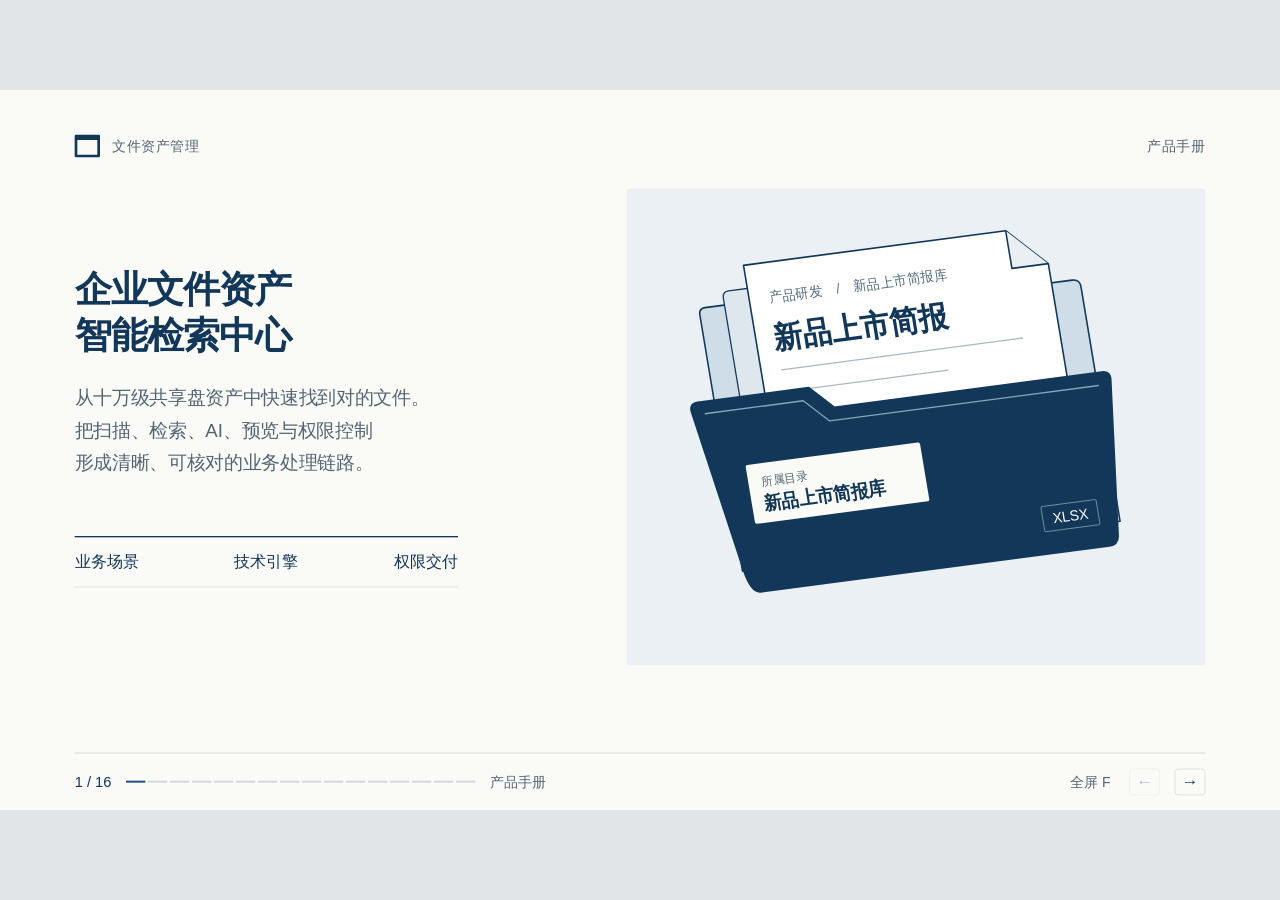
<file: docs/customer_technology_manual.html>
<!doctype html>
<html lang="zh-CN"><head><meta charset="UTF-8">
<meta name="viewport" content="width=device-width,initial-scale=1">
<title>企业文件资产智能检索中心 · 产品手册</title>
<style>
:root {
  --paper:#fafaf7; --white:#fff; --ink:#182d3e; --navy:#123759; --blue:#214f7b;
  --pale:#eaf0f4; --soft:#536675; --line:#d1d8db;
}
* { box-sizing:border-box }
html,body { width:100%; height:100%; margin:0; overflow:hidden }
body { font:26px/1.5 -apple-system,BlinkMacSystemFont,"PingFang SC","Microsoft YaHei",sans-serif; color:var(--ink); background:#e1e5e7 }
button { font:inherit; color:inherit; cursor:pointer }
button:focus-visible { outline:3px solid #487dad; outline-offset:4px }
#deck { width:1920px; height:1080px; position:absolute; transform-origin:top left; background:var(--paper) }
.slide { display:none; width:1920px; height:1080px; position:relative; overflow:hidden; padding:64px 112px 118px; background:var(--paper) }
.slide.on { display:block; animation:reveal 150ms ease-out }
@keyframes reveal { from {opacity:.3} to {opacity:1} }
@media(prefers-reduced-motion:reduce) { .slide.on {animation:none} }
h1,h2,h3,p,figure {margin:0}
h1,h2,h3 {color:var(--navy)}
.mast {display:flex; justify-content:space-between; align-items:center; height:39px; font-size:21px; font-weight:550; color:var(--soft); letter-spacing:.04em}
.mast span:first-child {display:flex; align-items:center; gap:18px}
.mast span:first-child:before {content:""; display:block; width:30px; height:22px; border:4px solid var(--navy); border-top-width:8px; border-radius:2px}
.pagehead {margin:47px 0 35px}
h2 {font-size:54px; line-height:1.25; letter-spacing:-.045em; font-weight:700}
.pagehead p {color:var(--soft); font-size:27px; margin-top:15px}
.fine {position:absolute; left:112px; right:112px; bottom:115px; color:var(--soft); font-size:21px}
svg text {font-family:-apple-system,"PingFang SC","Microsoft YaHei",sans-serif}
.cover-layout {display:grid; grid-template-columns:.95fr 1.05fr; align-items:center; gap:42px; margin-top:45px; height:715px}
.cover h1 {font-size:56px; line-height:1.23; letter-spacing:-.035em}
.cover h1 span {display:block}
.cover-copy {margin-top:34px; font-size:28px; line-height:1.75; color:var(--soft)}
.cover figure {width:100%; height:100%; display:grid; place-items:center; background:var(--pale); border-radius:4px}
.cover figure svg {width:100%; height:auto}
.cover-index {margin-top:85px; width:575px; display:flex; justify-content:space-between; padding:19px 0; border-top:2px solid var(--navy); border-bottom:1px solid var(--line); font-size:24px; color:var(--navy)}
.data-spread {display:grid; grid-template-columns:1.3fr 1fr; gap:90px; margin-top:56px}
.stat-main {padding:30px 0 40px;border-top:2px solid var(--navy);border-bottom:1px solid var(--line)}
.stat-main strong {font:600 132px/1.2 "Helvetica Neue",Arial,sans-serif; letter-spacing:-.07em; color:var(--navy)}
.stat-main em {font-size:31px;margin-left:23px;font-style:normal}
.stat-list {display:flex;gap:100px;margin-top:23px}
.stat-list b {display:block;color:var(--navy);font:550 55px/1.3 "Helvetica Neue",Arial,sans-serif;letter-spacing:-.04em}
.stat-list span,.caption {font-size:24px;color:var(--soft)}
.formats {padding:40px 47px;background:#eaf0f3;align-self:stretch}
.formats figcaption {font-weight:650;color:var(--navy);font-size:29px}
.format {display:grid;grid-template-columns:90px 1fr 80px;align-items:center;gap:18px;margin-top:44px;color:var(--navy)}
.format b {font-size:24px}.format em {font-size:27px;font-weight:600;font-style:normal;text-align:right}
.track {height:12px;background:#d5e0e6}.track i {display:block;height:100%;background:var(--blue)}
.scenario {display:grid;grid-template-columns:520px 1fr;gap:65px;margin-top:44px}
.quote {color:var(--navy);font-size:36px;line-height:1.55;font-weight:600;letter-spacing:-.02em}
.quote::before {content:"“";display:block;height:66px;font:106px/.95 Georgia,serif;color:var(--blue)}
.side-copy {font-size:26px;color:var(--soft);margin-top:30px;max-width:450px}
.surface {background:white;border:1px solid #c7d0d7;border-radius:8px;overflow:hidden}
.surface-head {display:flex;align-items:center;justify-content:space-between;padding:20px 30px;border-bottom:1px solid var(--line);font-size:23px;color:var(--soft)}
.surface-head strong {color:var(--navy);font-weight:650}.surface-body {padding:30px}
.search-field {display:flex;align-items:center;gap:15px;color:var(--navy);border-bottom:2px solid var(--blue);padding:10px 0 16px;font-weight:600}
.search-icon {height:23px;width:23px;border-radius:50%;border:3px solid currentColor;position:relative;margin-right:4px}
.search-icon::after {position:absolute;content:"";width:12px;height:3px;background:currentColor;right:-8px;bottom:-5px;transform:rotate(45deg)}
.inlinefilters {display:flex;gap:14px;align-items:center;margin:17px 0 26px;color:var(--soft);font-size:23px}
.inlinefilters span + span:before {content:"·";margin-right:14px}
.file-row {display:grid;grid-template-columns:60px 1fr auto;align-items:center;gap:18px;padding:21px 17px;border-top:1px solid var(--line)}
.file-row.chosen {background:var(--pale);border-left:4px solid var(--blue);padding-left:13px}
.file-icon {border:1.5px solid #8ba3b7;border-radius:4px;background:#fff;font:650 16px/48px Arial,sans-serif;text-align:center;color:var(--blue)}
.file-name {font-size:25px;font-weight:630;color:var(--ink)}
.file-path,.date small {display:block;color:var(--soft);font-size:21px;font-weight:400}
.date {text-align:right;font-size:22px;font-variant-numeric:tabular-nums}
.dialogue {display:grid;grid-template-columns:1.05fr .95fr;gap:94px;align-items:center;margin-top:48px}
.exchange {background:var(--pale);padding:40px 42px;min-height:430px}
.request {background:var(--navy);color:white;padding:20px 28px;max-width:86%;margin-left:auto;border-radius:10px 10px 0 10px;font-size:27px}
.reply-label {margin:38px 0 12px;color:var(--blue);font-size:22px;font-weight:650}
.reply {padding:22px 24px;background:white;width:max-content;max-width:100%;font-size:25px;border-radius:0 7px 7px 7px}
.reply small {display:block;margin-top:12px;color:var(--soft);font-size:22px}
.term {display:grid;grid-template-columns:150px 1fr;gap:35px;padding:22px 0;border-bottom:1px solid var(--line);font-size:25px}
.term:first-child {border-top:2px solid var(--navy)}.term b{color:var(--navy)}
.org-map {display:grid;grid-template-columns:1.15fr .85fr;gap:2px;margin-top:42px;background:var(--line);border:1px solid var(--line)}
.org-tree,.org-detail {padding:32px 40px;background:white}
.org-detail {background:var(--pale);display:flex;flex-direction:column;justify-content:center}
.org-detail h3 {margin:12px 0 18px;font-size:38px}.org-detail p{font-size:26px;line-height:1.7}
.org-title {font-size:22px;color:var(--soft);margin-bottom:15px}
.treegroup {border-left:1px solid #c3ced6;margin-left:25px;padding-left:30px}
.node {display:flex;align-items:center;gap:18px;min-height:70px;padding:9px 15px;color:var(--soft);font-size:26px}
.node.selected {background:var(--navy);color:white;border-radius:4px}
.folder {position:relative;width:36px;height:25px;border-radius:2px;flex:none;background:#7290a8}
.folder::before {content:"";position:absolute;top:-5px;left:0;width:15px;height:8px;border-radius:2px;background:inherit}.selected .folder {background:white}
#chrome {position:absolute;bottom:0;left:112px;right:112px;height:86px;display:flex;justify-content:space-between;align-items:center;border-top:1px solid #bdc8cd;background:var(--paper);z-index:3}
#chrome>div {display:flex;align-items:center;gap:22px}
#counter {font-size:22px;font-variant-numeric:tabular-nums;color:var(--navy);white-space:nowrap}
#steps {display:flex;gap:4px}#steps i {width:29px;height:3px;background:var(--line)}#steps .read {background:var(--blue)}
#chrome button {border:0;background:transparent;padding:8px 6px;font-size:21px;color:var(--soft)}
#chrome button:hover {color:var(--navy);text-decoration:underline}
#chrome .arrow {width:46px;height:40px;border:1px solid var(--line);border-radius:5px;padding:0;font-size:25px;color:var(--navy)}
button:disabled {opacity:.3;cursor:default}#chrome .arrow:hover{text-decoration:none}
@page {size:1920px 1080px;margin:0}
@media print {
  html,body {height:auto;width:1920px;background:white;overflow:visible}
  #deck {position:static;transform:none!important;width:1920px;height:auto}
  .slide,.slide.on {display:block;position:relative;break-after:page;page-break-after:always;break-inside:avoid;animation:none}
  .slide:last-of-type {break-after:auto;page-break-after:auto}
  #chrome {display:none!important}
  * {-webkit-print-color-adjust:exact;print-color-adjust:exact}
}
.casebook,.accessboard{display:grid;gap:70px;margin-top:43px;align-items:start}
.casebook{grid-template-columns:1.05fr 1fr}
.casebook h3,.accessboard h3,.casebook h4,.casebook p,.accessboard p,.casefacts,.casefacts dd{margin:0}
.caseproof{border:1.5px solid var(--line);border-top:5px solid var(--navy);background:#fff}
.casecap,.casefoot{padding:19px 36px;color:var(--navy);font-size:23px}
.casecap{display:flex;align-items:center;justify-content:space-between;border-bottom:1px solid var(--line);font-weight:650}
.casealert{font-size:22px;color:#964125;background:#f8ede6;padding:3px 15px;border-radius:3px}
.casebody{padding:24px 36px 20px}
.casefield,.accesscaption{color:var(--blue);font-size:22px;line-height:1.5;font-weight:600}
.casebody h3{color:var(--navy);font-size:42px;line-height:1.45;margin:3px 0 20px}
.caseissue{border-left:3px solid #ab674b;padding-left:21px}
.caseissue p{font-size:28px;line-height:1.55;margin-top:5px}
.casefacts{display:flex;gap:62px;border-top:1px solid var(--line);margin-top:22px;padding-top:16px}
.casefacts dt{font-size:21px;color:#51616c}.casefacts dd{font-size:25px;color:var(--navy);margin-top:4px}
.casefoot{font-size:21px;border-top:1px solid var(--line);background:#f3f5f3}
.caseresolve{padding:10px 0 0 12px}.caseresolve h3{font-size:40px;line-height:1.4;margin:5px 0 31px}
.casestep{position:relative;padding:0 0 33px 41px}.casestep:not(.last):before{content:'';position:absolute;top:24px;bottom:-7px;left:8px;width:2px;background:#a8b7c5}
.casestep i{position:absolute;left:0;top:11px;width:18px;height:18px;border:3px solid var(--blue);border-radius:50%;background:white}
.casestep h4{font-size:29px;line-height:1.45}.casestep p,.caseauto span{font-size:25px;color:#51616c;line-height:1.55;margin-top:5px}
.caseauto{border-top:1px solid var(--line);padding-top:23px}.caseauto strong{color:var(--blue);font-size:26px;margin-right:20px}
.accessboard{grid-template-columns:.73fr 1.5fr;gap:0;border:1px solid var(--line);border-top:5px solid var(--navy);background:#fff}
.accessfile{background:var(--navy);color:#fff;padding:32px 40px;min-height:475px;align-self:stretch;display:flex;flex-direction:column;align-items:flex-start}
.accesscaption{color:#e4ecf1}.accessdoc{width:144px;height:160px;margin:38px 0 22px;color:#d5e0e9}.accessfile h3{font-size:39px;color:#fff}.accessfile p{font-size:23px;color:#e4ecf1;margin-top:6px}
.accessledger{padding:29px 45px 15px}
.ledgerhead,.ledgerrow{display:grid;grid-template-columns:28% 1fr;gap:15px}
.ledgerhead{color:#536675;font-size:21px;border-bottom:1.5px solid var(--navy);padding-bottom:12px}
.ledgerrow{align-items:baseline;padding:19px 0;border-bottom:1px solid var(--line)}
.ledgerrow:last-child{border:0}.ledgerrow b{color:var(--blue);font-size:26px}.ledgerrow strong{font-size:29px}.ledgerrow p{font-size:25px;color:#51616c;margin-top:4px}

#trail{font-size:21px;color:var(--soft)}

/* Technical companion pages: shared typography and space with the original deck */
.tech-lead{font-size:27px;color:var(--soft);margin-top:14px;line-height:1.55}
.tech-grid{display:grid;grid-template-columns:repeat(3,minmax(0,1fr));gap:22px;margin-top:39px}
.tech-grid.two{grid-template-columns:repeat(2,minmax(0,1fr))}.tech-grid.four{grid-template-columns:repeat(4,minmax(0,1fr));gap:17px}
.tech-panel{border:1px solid #cdd8e0;border-top:5px solid var(--navy);background:#fff;padding:30px 31px;min-height:235px}
.tech-panel.soft{background:#edf3f6}.tech-panel .step-num{font:600 20px Arial,sans-serif;letter-spacing:.13em;color:#66829b;margin-bottom:17px}
.tech-panel h3{font-size:31px;line-height:1.3;margin:0 0 13px;font-weight:650}
.tech-panel p,.tech-panel li{color:#485e70;font-size:24px;line-height:1.52}
.tech-panel ul{margin:8px 0;padding-left:27px}
.tech-panel .sub{font-size:21px;color:#6d8290;margin-top:13px}
.tech-strip{display:flex;align-items:stretch;gap:0;margin-top:48px}
.tech-node{flex:1;background:#fff;border:1.5px solid #ced8e0;padding:24px 16px;text-align:center;min-width:0}
.tech-node strong{display:block;color:var(--navy);font-size:27px;margin-bottom:7px}.tech-node span{display:block;font-size:21px;color:#526b78;line-height:1.4}
.tech-arrow{display:grid;place-items:center;flex:0 0 42px;color:#4b7697;font-size:35px}
.tech-kicker{font-size:20px;letter-spacing:.12em;text-transform:uppercase;color:#477194;font-weight:700;margin-bottom:12px}
.tech-rule{height:1px;background:#c7d3dc;margin:24px 0}
.tech-split{display:grid;grid-template-columns:1.12fr .88fr;gap:55px;margin-top:36px}
.tech-feature{border-left:5px solid var(--navy);padding:4px 0 4px 26px;margin-bottom:27px}
.tech-feature h3{font-size:29px;margin:0 0 8px}.tech-feature p{font-size:24px;color:#516675;line-height:1.53}
.tech-note{margin-top:22px;font-size:22px;line-height:1.5;color:#556d7e;background:#eaf1f5;border-left:4px solid #6389a5;padding:17px 25px}
.tech-metric{border:1px solid #cfdce4;background:#fff;padding:30px 32px;margin-top:19px}
.tech-metric .metric-value{font:650 84px/1.1 Arial,sans-serif;color:var(--navy);letter-spacing:-.055em}
.tech-metric .metric-caption{font-size:23px;color:#596e80}
.tech-compare{display:grid;grid-template-columns:1fr 1fr;gap:24px;margin-top:38px}
.tech-compare .tech-metric{margin:0}
.tech-barrow{margin-top:23px;display:grid;grid-template-columns:160px 1fr 100px;gap:18px;align-items:center;font-size:24px}
.tech-track{height:26px;background:#d7e2e8}.tech-track i{display:block;height:100%;background:var(--navy)}
.tech-track .after{background:#7394ac}
.tech-label{display:inline-flex;gap:10px;align-items:center;font-size:22px;color:#365c7b;border:1px solid #a8c1d2;background:#f4f8fa;padding:8px 14px;margin-right:9px;margin-bottom:9px}
.tech-bullets{margin-top:16px;padding-left:28px}.tech-bullets li{font-size:25px;line-height:1.6;margin:10px 0}
.tech-call{padding:25px 32px;background:#163b5a;color:#fff;margin-top:32px;font-size:26px;line-height:1.45}
.tech-call strong{color:white}
.tech-code{font:600 21px/1.5 ui-monospace,monospace;background:#e9f0f4;padding:18px 22px;border:1px solid #c5d4df;color:#1f5276;overflow-wrap:anywhere}
.tech-status{display:inline-block;font-size:19px;padding:5px 13px;background:#e5f1eb;color:#23644a;font-weight:650}
.tech-status.warn{background:#f8ece5;color:#8a553c}
@media print {.tech-panel,.tech-metric,.tech-node{break-inside:avoid}}

.tech-slide[data-name="限行预览"] .tech-grid{margin-top:22px}
.tech-slide[data-name="限行预览"] .tech-split{margin-top:24px}
</style></head><body><main id="deck">
<section class="slide cover on" data-name="产品手册">
<header class="mast"><span>文件资产管理</span><span>产品手册</span></header>
<div class="cover-layout">
  <div>
    <h1><span>企业文件资产</span><span>智能检索中心</span></h1>
    <p class="cover-copy">从十万级共享盘资产中快速找到对的文件。<br>把扫描、检索、AI、预览与权限控制<br>形成清晰、可核对的业务处理链路。</p>
    <div class="cover-index"><span>业务场景</span><span>技术引擎</span><span>权限交付</span></div>
  </div>
  <figure>
    <svg viewBox="0 0 840 690" role="img" aria-label="企业目录中的新品简报档案夹。抽出的简报上标有文件名、格式和所属目录。">
      <g transform="matrix(.91,-.12,.16,.96,37,113)" stroke-linejoin="round">
        <path d="M62 151V80q0-10 10-10h148l30 31h402q12 0 12 12v354H62Z" fill="#cedde7" stroke="#123759" stroke-width="2.5"/>
        <path d="M103 181V60q0-10 10-10h156l30 31h304q12 0 12 12v327H103Z" fill="#dde7ed" stroke="#123759" stroke-width="2"/>
        <path d="M143 348V15h418l58 57v290Z" fill="#fff" stroke="#123759" stroke-width="2.5"/>
        <path d="M561 15v57h58" fill="#e9eff2" stroke="#123759" stroke-width="2.5"/>
        <text x="174" y="75" fill="#526b7e" font-size="21">产品研发　/　新品上市简报库</text>
        <text x="171" y="145" fill="#123759" font-size="46" font-weight="650">新品上市简报</text>
        <path d="M175 177h385M175 210h260" stroke="#a5b9c7" stroke-width="2"/>
        <path d="M64 466 24 222q-2-13 12-13h177l35 34h426q14 0 12 13l-29 232q-2 13-16 13H85q-15 0-21-35Z" fill="#123759" stroke="#123759" stroke-width="3"/>
        <path d="M44 227h157l36 35h429" fill="none" stroke="#87a5be" stroke-width="2"/>
        <rect x="94" y="311" width="278" height="89" rx="3" fill="#fafaf7"/>
        <text x="115" y="345" fill="#536675" font-size="18">所属目录</text>
        <text x="113" y="381" fill="#123759" font-size="28" font-weight="600">新品上市简报库</text>
        <rect x="544" y="430" width="88" height="38" rx="2" fill="none" stroke="#9ab2c6"/>
        <text x="588" y="457" text-anchor="middle" font-family="Arial" font-size="22" fill="white">XLSX</text>
      </g>
    </svg>
  </figure>
</div>
</section>
<section class="slide" data-name="报表资产">
<header class="mast"><span>企业文件资产中心</span><span>报表资产</span></header>
<div class="pagehead"><h2>先看有哪些报表可查</h2><p>系统把文件名、目录与时间等元数据建立索引；普通检索不扫描网盘，也不建立正文全文索引。</p></div>
<div class="data-spread">
  <div><div class="stat-main"><div class="caption">模拟环境已索引报表（并非客户生产文件）</div><strong>130,452</strong><em>份</em></div>
    <div class="stat-list"><div><b>25</b><span>个事业部</span></div><div><b>4,829</b><span>个业务目录</span></div></div>
  </div>
  <figure class="formats"><figcaption>已索引报表的格式分布</figcaption>
    <div class="format"><b>XLSX</b><div class="track"><i style="width:48%"></i></div><em>约一半</em></div>
    <div class="format"><b>XLS</b><div class="track"><i style="width:33%"></i></div><em>33%</em></div>
    <div class="format"><b>CSV</b><div class="track"><i style="width:20%"></i></div><em>20%</em></div>
  </figure>
</div>
<p class="fine">以上为演示环境示例数据，主要用于说明目录检索流程；实际文件数量、格式分布和预览效果以客户现场数据验证为准。</p>
</section>
<section class="slide" data-name="文件检索">
<header class="mast"><span>企业文件资产中心</span><span>文件检索</span></header>
<div class="pagehead"><h2>同名简报，先看所属目录</h2><p>知道报表名时，用关键词搜索，再按日期和格式缩小范围。</p></div>
<div class="scenario"><div><p class="quote">我要找产品研发的<br>新品上市简报。</p><p class="side-copy">名称相同，来源部门不同。选中研发目录里的文件，再核对业务期次。</p></div>
<div class="surface"><div class="surface-head"><strong>检索结果</strong><span>流程示意</span></div><div class="surface-body">
<div class="search-field"><i class="search-icon" aria-hidden="true"></i>新品上市简报</div>
<div class="inlinefilters"><span>按修改日期</span><span>XLSX</span><span>严格匹配</span></div>
<div class="file-row chosen"><span class="file-icon">XLSX</span><div><div class="file-name">新品上市简报.xlsx</div><span class="file-path">产品研发 / 新品上市简报库</span></div><span class="date">演示文件 A<small>示意</small></span></div>
<div class="file-row"><span class="file-icon">XLSX</span><div><div class="file-name">新品上市简报.xlsx</div><span class="file-path">华东大区 / 线上自营</span></div><span class="date">演示文件 B<small>示意</small></span></div>
</div></div></div>
<p class="fine">文件、路径及日期组合为选表示例。修改时间反映文件改动，业务期次以报表内容为准。</p>
</section>
<section class="slide" data-name="AI 找表">
<header class="mast"><span>企业文件资产中心</span><span>AI 找表</span></header>
<div class="pagehead"><h2>记不住表名，也能描述需求</h2><p>说出业务主题和用途，让 AI 找表提示可能的文件位置。</p></div>
<div class="dialogue"><div class="exchange"><div class="request">晨会要看新品上市情况，简报去哪找？</div>
<div class="reply-label">AI 找表 · 对话示意</div><div class="reply">可以先看「新品上市简报库」。<small>产品研发　/　新品上市简报库</small></div></div>
<div><div class="term"><b>怎么问</b><span>说清业务主题，例如“新品上市”。</span></div><div class="term"><b>依据什么</b><span>目录结构和文件命名规律。</span></div><div class="term"><b>怎么确认</b><span>打开候选目录，核对简报内容。</span></div></div></div>
<p class="fine">对话仅演示提问方式与位置提示，具体文件由使用者核对。</p>
</section>
<section class="slide" data-name="目录与监控">
<header class="mast"><span>企业文件资产中心</span><span>目录与监控</span></header>
<div class="pagehead"><h2>沿着组织目录找到交付位置</h2><p>目录节点展示文件总数与近期更新情况，选中目录即可设置监控。</p></div>
<div class="org-map"><div class="org-tree"><div class="org-title">组织目录 · 路径示意</div>
<div class="node">⌄ <i class="folder"></i>企业网盘总目录</div><div class="treegroup"><div class="node">⌄ <i class="folder"></i>产品研发</div><div class="treegroup"><div class="node selected"><i class="folder"></i>新品上市简报库</div></div><div class="node">› <i class="folder"></i>华东大区</div><div class="node">› <i class="folder"></i>华南大区</div></div></div>
<div class="org-detail"><span class="caption">所选目录</span><h3>新品上市简报库</h3><p>由新品运营组跟进，每日更新。<br>将这个目录设为监控对象，<br>定时或手动检查是否按时归档。</p></div></div>
<p class="fine">维护人员可查看索引状态、手动刷新或设置定时任务，并同步组织架构。</p>
</section>
<section class="slide" data-name="归档跟进">
<header class="mast"><span>企业文件资产中心</span><span>归档跟进</span></header>
<div class="pagehead"><h2>该交的简报，今天还没更新</h2><p>待办指向具体的交付任务，责任人可以直接跟进。</p></div>
<div class="casebook">
 <article class="caseproof"><div class="casecap"><span>归档待办</span><span class="casealert">已逾期</span></div>
 <div class="casebody"><div class="casefield">监控任务</div><h3>新品简报</h3>
 <div class="caseissue"><span class="casefield">异常原因</span><p>已到检测节点，目录里仍没有<br>今天应更新的简报。</p></div>
 <dl class="casefacts"><div><dt>责任组</dt><dd>新品运营组</dd></div><div><dt>更新要求</dt><dd>每日更新</dd></div></dl></div>
 <div class="casefoot">系统为每项逾期待办分配工单编号。</div></article>
 <aside class="caseresolve"><div class="casefield">处理路径</div><h3>怎样关闭这项待办？</h3>
 <div class="casestep"><i></i><h4>责任人提交凭证</h4><p>补交简报，提交完成凭证。</p></div>
 <div class="casestep last"><i></i><h4>管理员审核</h4><p>核对凭证，处理这项待办。</p></div>
 <div class="caseauto"><strong>自动关闭</strong><span>扫描到符合条件的新文件时也可关闭。</span></div></aside>
</div>
</section>
<section class="slide" data-name="下载审批">
<header class="mast"><span>企业文件资产中心</span><span>下载审批</span></header>
<div class="pagehead"><h2>选定原件，再交管理员审批</h2><p>员工需要带走新品简报时，从选中的文件发起申请。</p></div>
<div class="accessboard">
 <div class="accessfile"><div class="accesscaption">申请对象</div><svg class="accessdoc" viewBox="0 0 224 248" aria-hidden="true"><path d="M15 6h137l56 59v176H15z" fill="none" stroke="currentColor" stroke-width="3"/><path d="M152 6v59h56M42 105h91M42 133h136M42 161h136M42 189h89" fill="none" stroke="currentColor" stroke-width="3"/></svg><h3>新品简报</h3><p>下载申请示意</p></div>
 <div class="accessledger"><div class="ledgerhead"><span>经手人</span><span>处理动作</span></div>
 <div class="ledgerrow"><b>申请人</b><div><strong>选定报表</strong><p>对需要的文件发起下载申请。</p></div></div>
 <div class="ledgerrow"><b>管理员</b><div><strong>处理申请</strong><p>在下载审批中查看并审批。</p></div></div>
 <div class="ledgerrow"><b>申请人</b><div><strong>获取原件</strong><p>申请通过后，下载所选文件。</p></div></div></div>
</div>
</section>
<section class="slide tech-slide" data-name="技术架构">
<header class="mast"><span>企业文件资产中心 · 技术说明</span><span>技术架构</span></header>
<div class="pagehead"><h2>这不是“搜索框 + AI”，而是一条受控检索链路</h2><p>原件留在共享盘；索引、权限、按需解析和审批分别承担不同职责。</p></div>

<div class="tech-strip" style="margin-top:66px">
<div class="tech-node"><strong>NAS / SMB</strong><span>共享盘原件<br>只读挂载建议</span></div><div class="tech-arrow">→</div>
<div class="tech-node"><strong>动态扫描</strong><span>目录任务队列<br>获取文件元数据</span></div><div class="tech-arrow">→</div>
<div class="tech-node"><strong>SQLite + FTS5</strong><span>本地元数据索引<br>中文片段召回</span></div><div class="tech-arrow">→</div>
<div class="tech-node"><strong>FastAPI + ACL</strong><span>先鉴权、再检索<br>限权候选集</span></div><div class="tech-arrow">→</div>
<div class="tech-node"><strong>用户工作台</strong><span>关键词 / AI 找表<br>限行预览 / 申请</span></div></div>
<div class="tech-grid three"><div class="tech-panel"><div class="step-num">DATA</div><h3>检索走索引</h3><p>正常搜索只访问服务端索引库，不逐个打开 Excel，也不实时遍历共享盘。</p></div>
<div class="tech-panel"><div class="step-num">SECURITY</div><h3>访问走权限</h3><p>搜索、目录、AI 候选、预览、分析与审批都通过请求级目录授权边界。</p></div>
<div class="tech-panel"><div class="step-num">ORIGINAL</div><h3>原件单独放行</h3><p>预览返回有限行列；下载原始工作簿另走审批与有效票据。</p></div></div>

<p class="fine">技术架构说明：文件原件与索引分离，检索、预览和下载分别执行权限校验。</p>
</section>
<section class="slide tech-slide" data-name="扫描引擎">
<header class="mast"><span>企业文件资产中心 · 技术说明</span><span>扫描引擎</span></header>
<div class="pagehead"><h2>扫描提速：多线程读目录，单线程批量写索引</h2><p>避免网络遍历与数据库逐条写入互相等待，未变化文件不做重复更新。</p></div>

<div class="tech-strip"><div class="tech-node"><strong>共享目录队列</strong><span>递归目录动态分配<br>避免固定切块倾斜</span></div><div class="tech-arrow">→</div><div class="tech-node"><strong>2–8 个线程</strong><span>默认 CPU 自适应<br>配置上限 16</span></div><div class="tech-arrow">→</div><div class="tech-node"><strong>有界结果队列</strong><span>默认 1,024 条<br>限制内存堆积</span></div><div class="tech-arrow">→</div><div class="tech-node"><strong>内存比对</strong><span>路径/体积/时间<br>未变跳过写入</span></div><div class="tech-arrow">→</div><div class="tech-node"><strong>SQLite 批量提交</strong><span>默认每 300 条<br>或每 1 秒</span></div></div>
<div class="tech-grid two"><div class="tech-panel soft"><div class="step-num">WHY FASTER</div><h3>把慢 I/O 与写库解耦</h3><p>目录生产线程负责网络元数据获取；单消费者批量维护本地索引，降低 SQL 往返和事务频率。</p></div><div class="tech-panel"><div class="step-num">FAIL-SAFE</div><h3>扫描不完整，也不会误删历史</h3><p>遇到拒绝访问、目录错误或文件异常，结果标记为“部分完成”；仅完整遍历成功才清理确实消失的索引记录。</p></div></div>
<div class="tech-note"><strong>关键边界：</strong>这是“全目录元数据遍历 + 增量写库”，不是 NAS 事件监听，也目前仍会遍历目录元数据，而非实时变更通知。</div>

<p class="fine">扫描过程仅读取文件元数据，不修改原始文档；更新过程保留异常保护机制。</p>
</section>
<section class="slide tech-slide" data-name="性能参考">
<header class="mast"><span>企业文件资产中心 · 技术说明</span><span>性能参考</span></header>
<div class="pagehead"><h2>性能怎么看？先给参考口径</h2><p>采用索引检索与后台增量写入，响应及更新节奏受共享盘、服务器与文件规模等条件影响。</p></div>
<div class="tech-grid two" style="margin-top:60px">
<div class="tech-panel"><div class="step-num">SEARCH</div><h3>检索体验 · 秒级响应</h3><p>一般情况下，已完成索引的文件通过本地索引进行检索，避免每次重新扫描共享盘。实际响应速度与查询复杂度、并发人数及服务器配置有关。</p></div>
<div class="tech-panel"><div class="step-num">INDEX</div><h3>索引更新 · 分钟级参考</h3><p>支持后台扫描与可配置的更新周期；新增文件需在后续索引同步后才可检索。更新耗时与网盘访问速度、文件数量及目录深度有关。</p></div>
</div>
<div class="tech-grid two" style="margin-top:23px">
<div class="tech-panel soft"><div class="step-num">FACTORS</div><h3>影响表现的关键因素</h3><p>共享盘 I/O、网络稳定性、文件体量与分布、服务端资源以及并发访问量，会共同影响体验。</p></div>
<div class="tech-panel soft"><div class="step-num">VALIDATION</div><h3>建议真实环境联合测试</h3><p>先使用客户授权的典型目录进行扫描、检索及并发测试，再结合使用场景确定合理的性能验收口径。</p></div>
</div>
<div class="tech-note"><strong>参考指标，以现场实测为准。</strong> 具体性能指标与验收标准以双方后续确认的合同及测试方案为准；本页不构成独立验收承诺。</div>
<p class="fine">系统采用异步扫描与本地索引检索；实际性能以客户部署环境、数据规模和联合测试结果为准。</p>
</section>
<section class="slide tech-slide" data-name="检索机制">
<header class="mast"><span>企业文件资产中心 · 技术说明</span><span>检索机制</span></header>
<div class="pagehead"><h2>真正快的原因：用户搜索不再重新扫描网盘</h2><p>SQLite FTS5 先召回候选，再由本地规则排序，兼容中文、英文缩写与目录线索。</p></div>

<div class="tech-split"><div>
<div class="tech-feature"><h3>01 · 建索引而不是反复找文件</h3><p>预先记录文件标识、名称、目录、格式、大小、修改时间等信息；普通搜索只读本地索引。</p></div>
<div class="tech-feature"><h3>02 · 关键词与中文片段召回</h3><p>中文字符片段 + FTS5，支持名称/路径命中、严格匹配无结果后的宽松降级。</p></div>
<div class="tech-feature"><h3>03 · 业务相关度综合排序</h3><p>文件名精确命中、短词/英文缩写、文件类型与目录命中分别评分；修改时间可单独排序。</p></div></div>
<div><div class="tech-panel soft" style="min-height:400px"><div class="step-num">SEARCH EXAMPLE</div><h3>“投放 ROI 月报”</h3><div class="tech-rule"></div>
<div class="tech-label">词片段：投放 / ROI / 月报</div><div class="tech-label">仅授权业务目录</div><div class="tech-label">FTS5 候选</div><div class="tech-label">名称优先排序</div>
<p style="margin-top:26px">返回文件名、目录、更新时间及相关度；用户选定后才按需读取预览数据。</p></div></div></div>
<div class="tech-note">未建立 Excel 单元格正文全文索引：当用户说“搜表内内容”，当前不包含跨全部文件的单元格全文检索。</div>

<p class="fine">关键词搜索以预先构建的文件元数据索引为基础，结果只包含当前用户有权访问的文件。</p>
</section>
<section class="slide tech-slide" data-name="AI 找表">
<header class="mast"><span>企业文件资产中心 · 技术说明</span><span>AI 找表</span></header>
<div class="pagehead"><h2>AI 是“增强检索”，不是替代索引的全盘扫表</h2><p>不记得文件名时，先本地候选，再由模型辅助给出可能目录与替代关键词。</p></div>

<div class="tech-strip"><div class="tech-node"><strong>自然语言描述</strong><span>“晨会要看<br>新品上市情况”</span></div><div class="tech-arrow">→</div><div class="tech-node"><strong>业务词拆解</strong><span>去口语停用词<br>抽取核心实体</span></div><div class="tech-arrow">→</div><div class="tech-node"><strong>权限内 FTS</strong><span>先查索引候选<br>高分直接返回</span></div><div class="tech-arrow">→</div><div class="tech-node"><strong>模型兜底</strong><span>低匹配时利用<br>部分授权目录</span></div><div class="tech-arrow">→</div><div class="tech-node"><strong>可核对结果</strong><span>候选文件卡片<br>目录与关键词</span></div></div>
<div class="tech-grid two"><div class="tech-panel"><div class="step-num">LOCAL FIRST</div><h3>有线索，直接给证据</h3><p>本地高分命中时给出真实文件名、所属目录和路径，不必调用外部大模型；“今天/昨天/最新”可先按授权索引中的文件修改时间检索。</p></div>
<div class="tech-panel"><div class="step-num">MODEL OPTIONAL</div><h3>没找到，辅助推测方向</h3><p>支持配置主模型和备用模型；发送的是提问及受限候选目录/元数据，不是读取全网盘 Excel 正文。模型异常可回落到本地建议。</p></div></div>
<div class="tech-note">模型给出的“可能目录”是推测，不代表原件存在。启用外部模型前，要确认目录名和文件名等元数据是否允许出网。</div>

<p class="fine">AI 返回的候选始终基于权限内检索结果；无法确认的目录仅以建议方式展示。</p>
</section>
<section class="slide tech-slide" data-name="限行预览">
<header class="mast"><span>企业文件资产中心 · 技术说明</span><span>限行预览</span></header>
<div class="pagehead"><h2>安全边界前移：服务端裁剪数据，再交给浏览器</h2><p>服务器按页读取并返回有限表格数据，浏览器不直接接收整份原始工作簿。</p></div>

<div class="tech-grid four"><div class="tech-panel"><div class="step-num">PAGING</div><h3>100 行</h3><p>默认每页；最多 200 行 / 页</p></div><div class="tech-panel"><div class="step-num">ROWS</div><h3>10,000</h3><p>最多预览前一万行</p></div><div class="tech-panel"><div class="step-num">COLUMNS</div><h3>100 列</h3><p>每格最多 2,000 字符</p></div><div class="tech-panel"><div class="step-num">SHEETS</div><h3>50 个</h3><p>最多列出前 50 个工作表</p></div></div>
<div class="tech-split"><div><div class="tech-feature"><h3>服务端解析与资源封顶</h3><p>xlsx/xlsm 使用 openpyxl 只读模式；CSV 按行读取；源文件通常限制 32 MB，部分旧格式 16 MB；解压总体积 128 MB。</p></div><div class="tech-feature"><h3>一次仅解析一份，短缓存复用</h3><p>未缓存解析任务按序执行；60 秒内缓存最多 32 页或 16 MB；原件变化后失效。</p></div></div>
<div><div class="tech-panel soft" style="min-height:355px"><div class="step-num">SECURITY GATE</div><h3>授权校验 → 限行解析 → JSON 返回</h3><div class="tech-rule"></div><p>每次先按账号定位授权文件；缓存命中仍重新做权限判断；避免浏览器持久缓存，原件字节不通过预览接口下发。</p><p class="sub">预览不提供原始工作簿下载入口，完整原件由独立审批流程控制。</p></div></div></div>

<p class="fine">预览只返回限定范围内的数据；完整工作簿需依照下载审批流程获取。</p>
</section>
<section class="slide tech-slide" data-name="权限模型">
<header class="mast"><span>企业文件资产中心 · 技术说明</span><span>权限模型</span></header>
<div class="pagehead"><h2>先确认谁能看见，再决定哪些文件参与搜索</h2><p>应用层目录 ACL 不仅保护详情页，也在召回、统计和分页前过滤。</p></div>

<div class="tech-split"><div><div class="tech-panel soft" style="min-height:445px"><div class="step-num">POLICY ENGINE</div><h3>成员 / 部门 + 精确目录</h3><p>超级管理员向已有成员或部门授权目录；允许规则对子目录生效，拒绝规则优先，默认未授权不展示。</p>
<div class="tech-rule"></div><p>授权“财务 / 利润”时，界面可显示通向该目录的祖先节点，但不会自动暴露兄弟目录的文件。</p></div></div>
<div><div class="tech-feature"><h3>01 · 请求建立权限上下文</h3><p>从登录会话加载用户和部门授权策略，包含当前根目录作用域。</p></div><div class="tech-feature"><h3>02 · SQLite 可见视图过滤</h3><p>数据库可见范围隔离，把目录授权前置到 SQL 召回、统计和分页。</p></div><div class="tech-feature"><h3>03 · 每次请求重新校验</h3><p>AI 候选、预览、下载等走同一可见范围；撤权后新请求按新授权重验，授权动作留审计。</p></div></div></div>
<div class="tech-note">已做的是应用目录权限；它不自动继承 NAS/SMB 文件系统 ACL。实际访问仍由服务账号的共享盘权限决定，正式推广前需做身份与原生 ACL 对接验收。</div>

<p class="fine">目录授权在检索、统计、预览与下载时统一生效，并保留授权操作记录。</p>
</section>
<section class="slide tech-slide" data-name="审批闭环">
<header class="mast"><span>企业文件资产中心 · 技术说明</span><span>审批闭环</span></header>
<div class="pagehead"><h2>预览和下载是两种独立权限，不混为一谈</h2><p>看见允许范围内的预览数据，不代表可以绕过审批取走整个 Excel。</p></div>

<div class="tech-strip"><div class="tech-node"><strong>登录与目录 ACL</strong><span>身份合法<br>且有目录访问权</span></div><div class="tech-arrow">→</div><div class="tech-node"><strong>限定内容预览</strong><span>服务端只回<br>可预览行列</span></div><div class="tech-arrow">→</div><div class="tech-node"><strong>申请原件</strong><span>填写下载用途<br>进入审批单</span></div><div class="tech-arrow">→</div><div class="tech-node"><strong>管理员审核</strong><span>同意 / 拒绝<br>记录审核动作</span></div><div class="tech-arrow">→</div><div class="tech-node"><strong>限时票据下载</strong><span>再次核验 ACL<br>返回真实文件</span></div></div>
<div class="tech-grid two"><div class="tech-panel"><div class="step-num">TECHNICAL CONTROL</div><h3>单独的原件出口</h3><p>下载服务定位文件并再次核验访问权限；普通成员持审批后的有效票据才能下载，管理员遵循现有角色直下规则。</p></div><div class="tech-panel"><div class="step-num">USER EXPERIENCE</div><h3>不强制安装客户端</h3><p>浏览器内可以预览数据；复制共享路径供已接入网盘的电脑使用。远程网页不能直接启动访问者本机的 Excel。</p></div></div>
<div class="tech-note">限行是降低原件直接暴露面，不是字段级脱敏、DRM、防截图或防复制。需要敏感字段脱敏时必须另行制定并实现策略。</div>

<p class="fine">预览与原件下载分离：已授权可查看限定内容，获取完整文件仍须遵循对应权限与审批规则。</p>
</section>
<section class="slide tech-slide" data-name="实施节奏">
<header class="mast"><span>企业文件资产中心 · 项目实施</span><span>实施节奏</span></header>
<div class="pagehead"><h2>分阶段推进，实施周期以项目排期为准</h2><p>先明确数据与权限前置条件，再按模块依赖分步实施、联调和验收。</p></div>
<div class="tech-grid three" style="margin-top:54px">
 <div class="tech-panel"><div class="step-num">01 / 基础能力</div><h3>接入与索引检索</h3><p>确认共享盘访问、目录范围和账号权限，完成索引建立、文件检索与基础数据核对。</p><p class="sub">完成后为后续智能检索与预览提供可信文件范围。</p></div>
 <div class="tech-panel"><div class="step-num">02 / 使用体验</div><h3>AI 找表与预览</h3><p>基于已建索引配置智能找表、限行预览及业务搜索场景，开展典型报表联调。</p><p class="sub">需要前阶段的目录、索引与授权数据已确认。</p></div>
 <div class="tech-panel"><div class="step-num">03 / 管理闭环</div><h3>权限、审批与治理</h3><p>结合实际组织结构完善目录授权、下载审批、归档规则及管理操作流程。</p><p class="sub">与客户的权限策略、审批人及业务规则确认进度相关。</p></div>
</div>
<div class="tech-note" style="margin-top:37px"><strong>周期参考：</strong>单模块在常规条件下可参考约 1 个月实施；具体起算、模块之间的衔接或并行方式、里程碑及交付时间，以需求确认后双方约定的项目排期为准。</div>
<div class="tech-note" style="margin-top:16px;background:#f4f6f7;border-left-color:#a6b3bd"><strong>实施前置：</strong>需客户提供可用的共享盘环境、必要权限、样例文件及业务确认人员；如前置条件、需求范围或接口发生变化，双方协商调整排期。</div>
<p class="fine">本页为常规实施安排说明，不构成各模块固定时限或整体并行完成期限的承诺；最终以合同及双方确认的实施计划为准。</p>
</section>
<nav id="chrome" aria-label="阅读控制">
  <div><span id="counter" aria-live="polite"></span><span id="steps" aria-hidden="true"></span><span id="trail"></span></div>
  <div><button id="fullscreen">全屏 F</button>
    <button class="arrow" id="prev" aria-label="上一页">←</button><button class="arrow" id="next" aria-label="下一页">→</button></div>
</nav>
</main>
<script>
(() => {
  const byId = id => document.getElementById(id);
  const slides = [...document.querySelectorAll('.slide')];
  const deck = byId('deck');
  const steps = slides.map(() => byId('steps').appendChild(document.createElement('i')));
  let current = 0;
  let pointerStart;

  function fit() {
    const scale = Math.min(innerWidth / 1920, innerHeight / 1080);
    deck.style.transform = 'scale(' + scale + ')';
    deck.style.left = (innerWidth - 1920 * scale) / 2 + 'px';
    deck.style.top = (innerHeight - 1080 * scale) / 2 + 'px';
  }
  function render() {
    slides.forEach((slide, index) => {
      slide.classList.toggle('on', index === current);
      steps[index].classList.toggle('read', index <= current);
    });
    const slide = slides[current];
    byId('counter').textContent = (current + 1) + ' / ' + slides.length;
    byId('trail').textContent = slide.dataset.name;
    byId('prev').disabled = current === 0;
    byId('next').disabled = current === slides.length - 1;
  }
  function move(delta) {
    current = Math.max(0, Math.min(slides.length - 1, current + delta));
    render();
  }
  async function fullscreen() {
    try {
      if (document.fullscreenElement) await document.exitFullscreen();
      else await document.documentElement.requestFullscreen();
    } catch {
      byId('fullscreen').textContent = '请使用浏览器全屏';
    }
  }
  byId('prev').onclick = () => move(-1);
  byId('next').onclick = () => move(1);
  byId('fullscreen').onclick = fullscreen;
  byId('fullscreen').hidden = !document.fullscreenEnabled;
  document.addEventListener('fullscreenchange', () => {
    byId('fullscreen').textContent = document.fullscreenElement ? '退出全屏 F' : '全屏 F';
    fit();
  });
  document.addEventListener('keydown', event => {
    if (event.isComposing || event.defaultPrevented || event.repeat ||
        event.altKey || event.ctrlKey || event.metaKey || event.target.isContentEditable ||
        event.target.closest('input,textarea,select,[role=textbox]')) return;
    switch (event.key.toLowerCase()) {
      case 'arrowleft': move(-1); break;
      case 'arrowright': move(1); break;
      case ' ':
        if (event.target.closest('button,a')) return;
        move(1);
        break;
      case 'f': if (document.fullscreenEnabled) fullscreen(); break;
      default: return;
    }
    event.preventDefault();
  });
  deck.addEventListener('pointerdown', event => {
    pointerStart = [event.clientX,event.clientY];
  });
  deck.addEventListener('click', event => {
    if (!event.target.closest('.slide.on') || event.target.closest('button,a,input,textarea,select,[contenteditable]')) return;
    if (getSelection()?.toString()) return;
    if (pointerStart && Math.hypot(event.clientX - pointerStart[0], event.clientY - pointerStart[1]) > 8) return;
    move(1);
  });
  window.addEventListener('resize', fit);
  fit();
  render();
})();
</script>
</body>

</html>
</file>
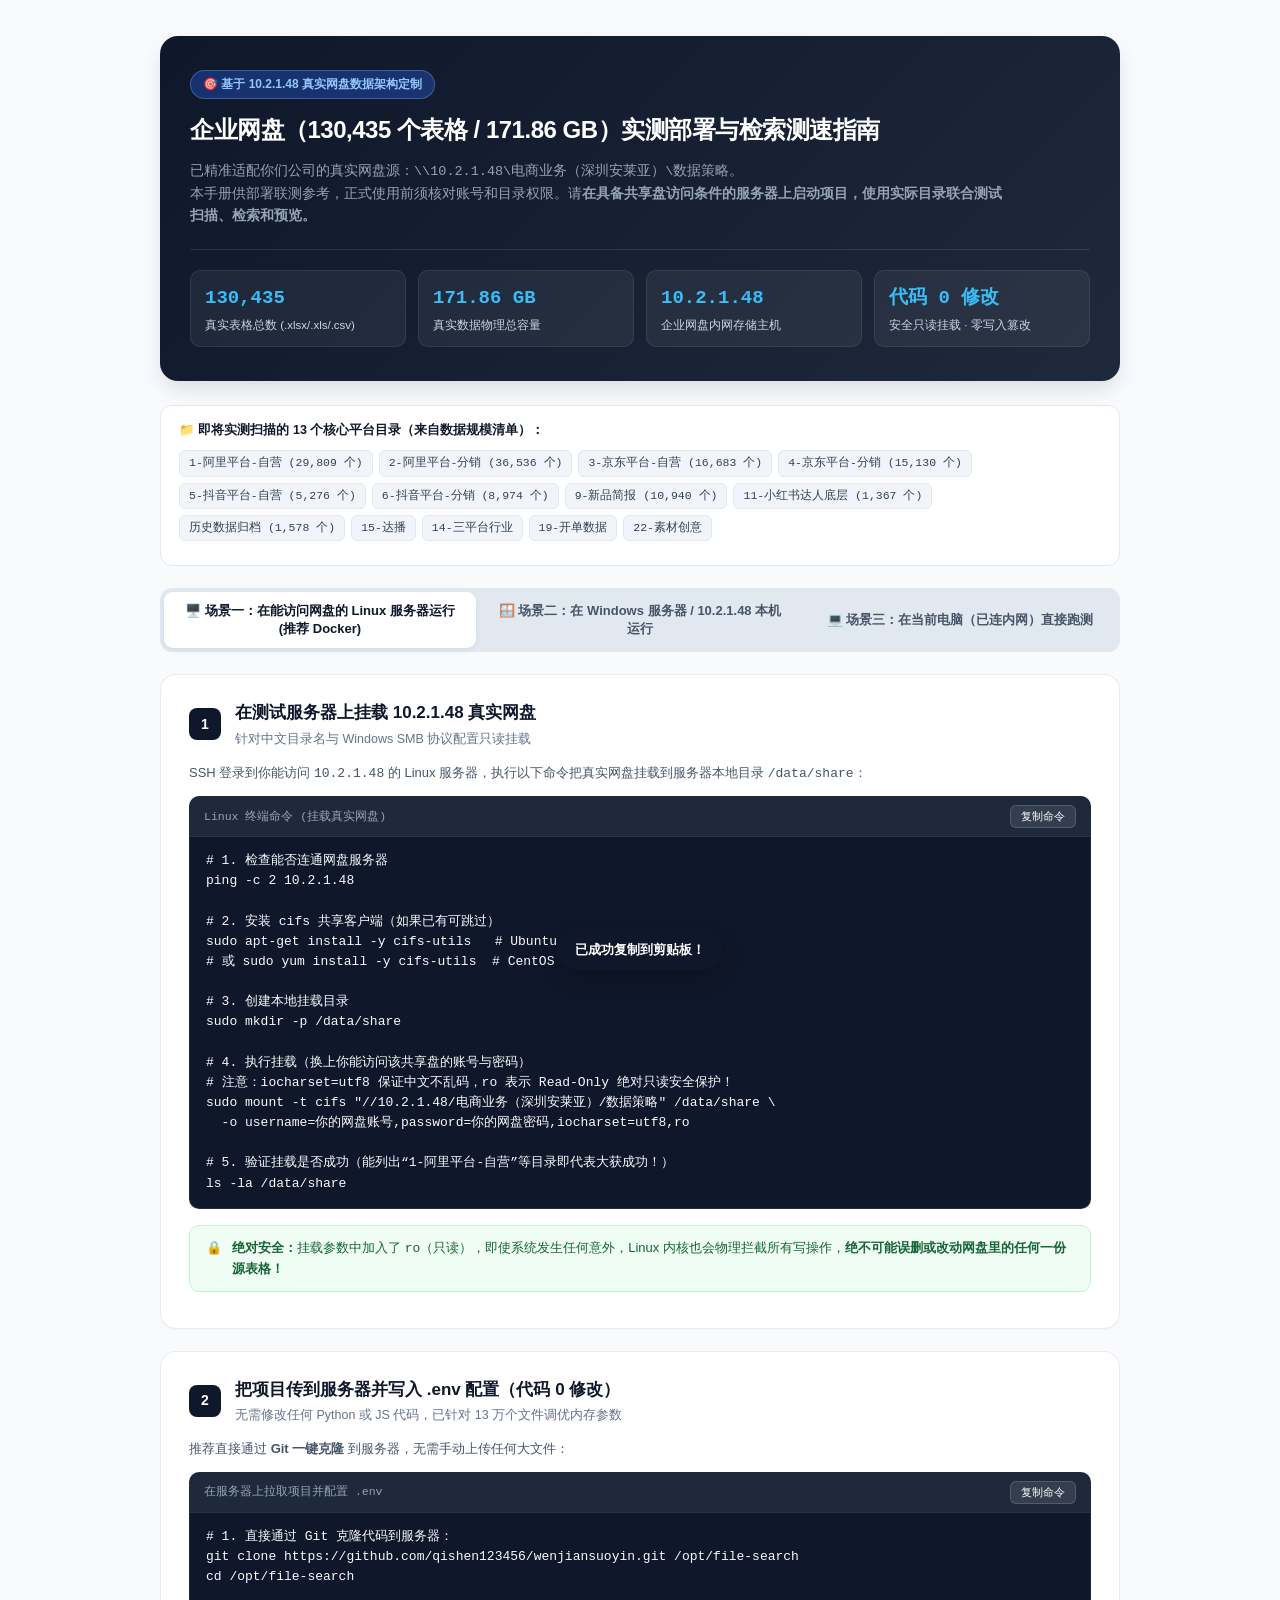
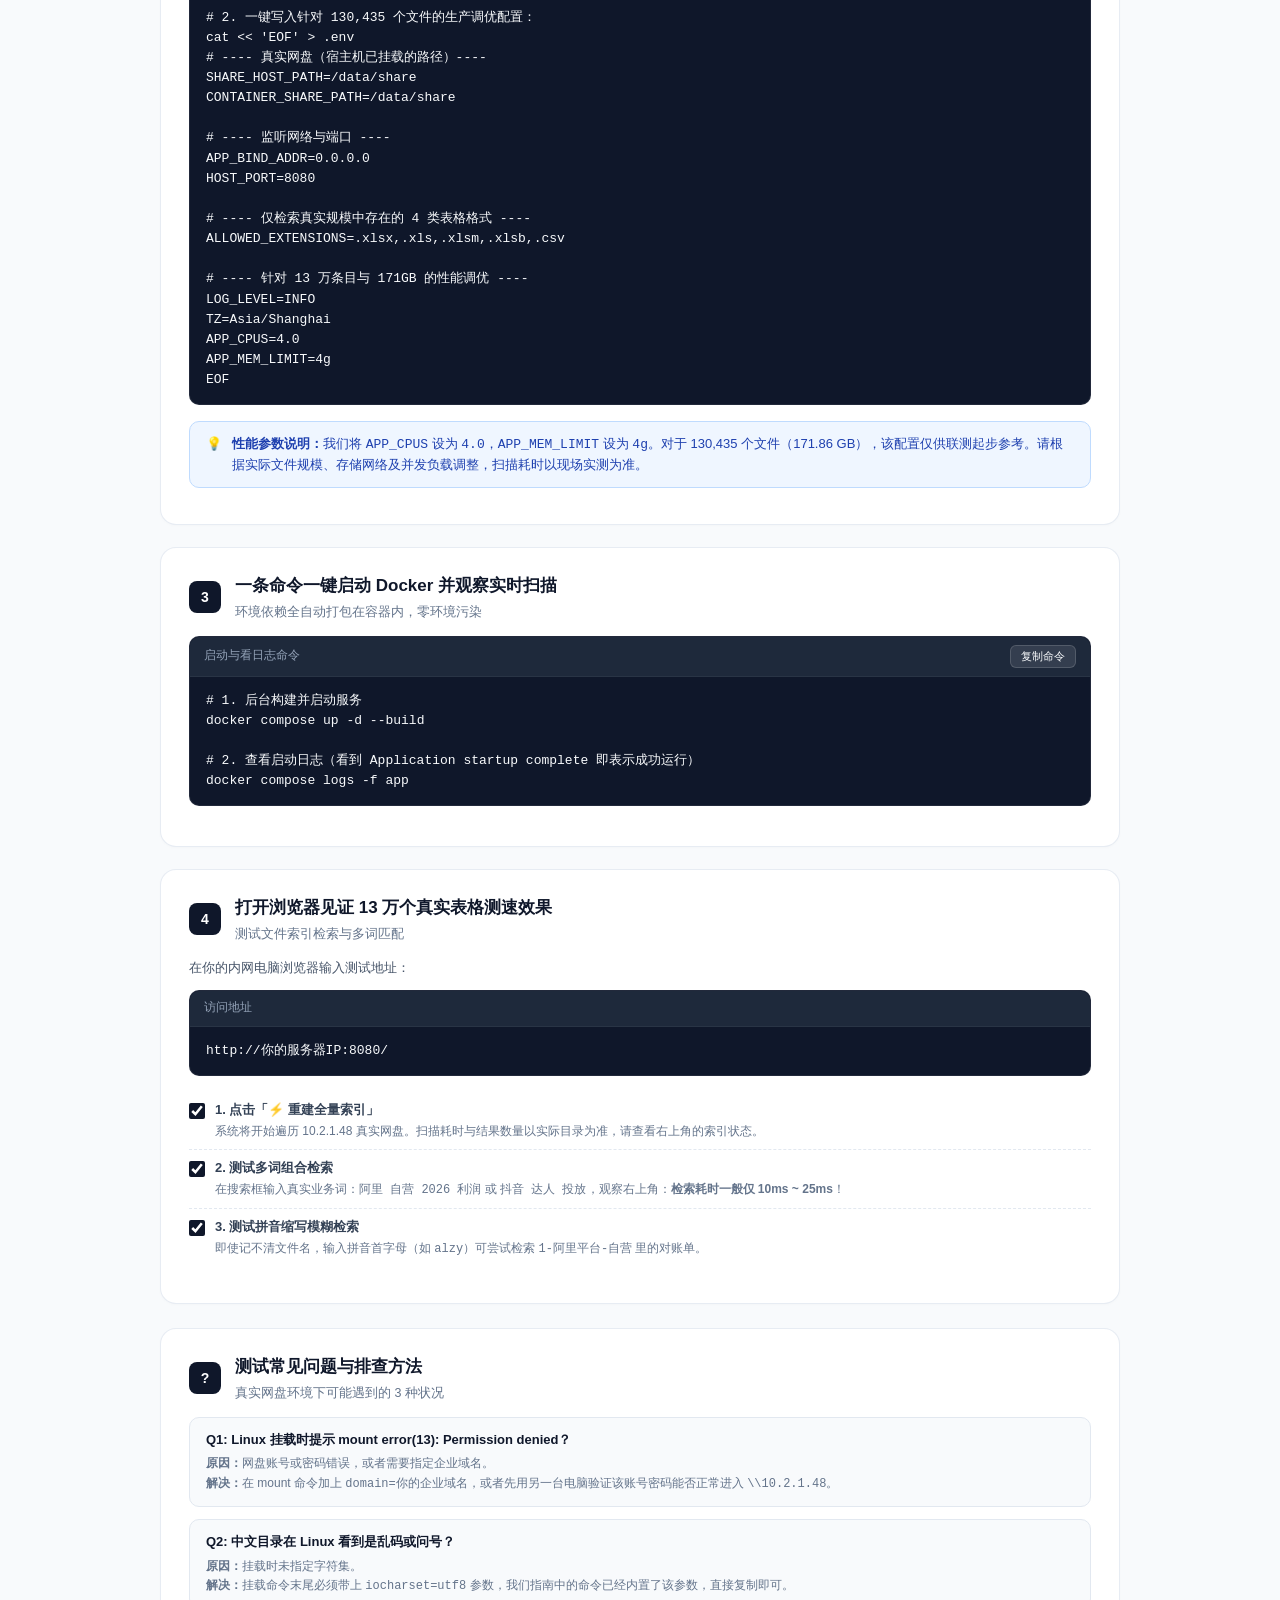
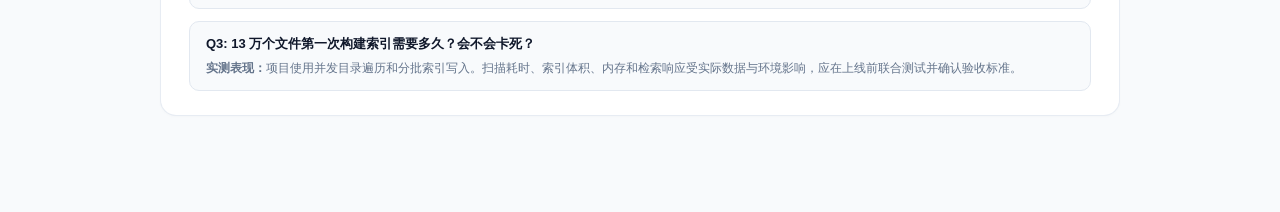
<file: docs/云盘实测部署极速指南.html>
<!DOCTYPE html>
<html lang="zh-CN">
<head>
  <meta charset="UTF-8">
  <meta name="viewport" content="width=device-width, initial-scale=1.0">
  <title>【实战版】10.2.1.48 网盘（13 万+ 表格）实测部署与检索测速指南</title>
  <style>
    :root {
      --bg: #F8FAFC;
      --card-bg: #FFFFFF;
      --border: rgba(226, 232, 240, 0.8);
      --border-focus: #0F172A;
      --text-main: #0F172A;
      --text-muted: #64748B;
      --accent: #2563EB;
      --accent-light: #EFF6FF;
      --success: #16A34A;
      --success-light: #F0FDF4;
      --code-bg: #0F172A;
      --code-text: #F8FAFC;
    }
    * { box-sizing: border-box; margin: 0; padding: 0; }
    body {
      font-family: -apple-system, BlinkMacSystemFont, "Segoe UI", Roboto, "Helvetica Neue", Arial, sans-serif;
      background: var(--bg);
      color: var(--text-main);
      line-height: 1.6;
      padding: 36px 20px 80px;
    }
    .container {
      max-width: 960px;
      margin: 0 auto;
    }
    /* 顶部 Hero 真实业务背景卡片 */
    .hero-card {
      background: linear-gradient(135deg, #0F172A 0%, #1E293B 100%);
      color: #FFFFFF;
      padding: 34px 30px;
      border-radius: 18px;
      margin-bottom: 24px;
      box-shadow: 0 10px 25px -5px rgba(15, 23, 42, 0.15);
      position: relative;
      overflow: hidden;
    }
    .hero-badge {
      display: inline-flex;
      align-items: center;
      gap: 6px;
      padding: 4px 12px;
      border-radius: 20px;
      background: rgba(37, 99, 235, 0.35);
      border: 1px solid rgba(147, 197, 253, 0.3);
      font-size: 12px;
      font-weight: 700;
      color: #93C5FD;
      margin-bottom: 12px;
    }
    .hero-title {
      font-size: 24px;
      font-weight: 800;
      letter-spacing: -0.5px;
      margin-bottom: 10px;
    }
    .hero-desc {
      font-size: 13.5px;
      color: #94A3B8;
      max-width: 820px;
      line-height: 1.65;
    }
    /* 真实数据指标横幅 */
    .data-stat-grid {
      display: grid;
      grid-template-columns: repeat(4, 1fr);
      gap: 12px;
      margin-top: 22px;
      padding-top: 20px;
      border-top: 1px solid rgba(255, 255, 255, 0.1);
    }
    @media (max-width: 720px) {
      .data-stat-grid { grid-template-columns: repeat(2, 1fr); }
    }
    .data-stat-card {
      background: rgba(255, 255, 255, 0.06);
      border: 1px solid rgba(255, 255, 255, 0.08);
      border-radius: 10px;
      padding: 12px 14px;
    }
    .data-stat-val {
      font-size: 19px;
      font-weight: 800;
      color: #38BDF8;
      font-family: ui-monospace, monospace;
    }
    .data-stat-label {
      font-size: 11.5px;
      color: #CBD5E1;
      margin-top: 2px;
    }

    /* 场景切换 Tab */
    .scenario-tabs {
      display: flex;
      gap: 8px;
      margin-bottom: 22px;
      background: #E2E8F0;
      padding: 4px;
      border-radius: 12px;
    }
    .scenario-tab {
      flex: 1;
      text-align: center;
      padding: 10px 14px;
      font-size: 13px;
      font-weight: 700;
      color: #475569;
      border-radius: 9px;
      cursor: pointer;
      background: transparent;
      border: none;
      transition: all 0.2s;
    }
    .scenario-tab.active {
      background: #FFFFFF;
      color: #0F172A;
      box-shadow: 0 2px 6px rgba(0,0,0,0.06);
    }

    /* 步骤卡片 */
    .step-box {
      background: var(--card-bg);
      border: 1px solid var(--border);
      border-radius: 16px;
      padding: 24px 28px;
      margin-bottom: 22px;
      box-shadow: 0 1px 3px rgba(0,0,0,0.02);
    }
    .step-header {
      display: flex;
      align-items: center;
      gap: 14px;
      margin-bottom: 14px;
    }
    .step-num {
      width: 32px;
      height: 32px;
      border-radius: 8px;
      background: #0F172A;
      color: #FFFFFF;
      font-weight: 700;
      font-size: 14px;
      display: flex;
      align-items: center;
      justify-content: center;
      flex-shrink: 0;
    }
    .step-head-text h2 {
      font-size: 17px;
      font-weight: 700;
      color: var(--text-main);
    }
    .step-head-text p {
      font-size: 12.5px;
      color: var(--text-muted);
      margin-top: 2px;
    }

    /* 代码块与高亮 */
    .code-wrapper {
      position: relative;
      background: var(--code-bg);
      border-radius: 10px;
      margin: 12px 0 16px;
      overflow: hidden;
      border: 1px solid rgba(255,255,255,0.08);
    }
    .code-topbar {
      display: flex;
      align-items: center;
      justify-content: space-between;
      padding: 8px 14px;
      background: #1E293B;
      color: #94A3B8;
      font-size: 11.5px;
      font-family: ui-monospace, monospace;
      border-bottom: 1px solid rgba(255,255,255,0.05);
    }
    pre {
      padding: 14px 16px;
      overflow-x: auto;
      font-family: "JetBrains Mono", ui-monospace, SFMono-Regular, Menlo, monospace;
      font-size: 13px;
      line-height: 1.55;
      color: var(--code-text);
    }
    .copy-btn {
      background: rgba(255, 255, 255, 0.1);
      border: 1px solid rgba(255, 255, 255, 0.15);
      color: #F8FAFC;
      padding: 3px 10px;
      border-radius: 6px;
      font-size: 11px;
      cursor: pointer;
      transition: background 0.15s;
    }
    .copy-btn:hover {
      background: rgba(255, 255, 255, 0.25);
    }

    /* 呼出警告/提示 */
    .callout {
      border-radius: 10px;
      padding: 12px 16px;
      margin: 12px 0;
      font-size: 13px;
      display: flex;
      align-items: flex-start;
      gap: 10px;
      line-height: 1.55;
    }
    .callout-success { background: var(--success-light); border: 1px solid #BBF7D0; color: #166534; }
    .callout-warning { background: #FFFBEB; border: 1px solid #FDE68A; color: #92400E; }
    .callout-info { background: var(--accent-light); border: 1px solid #BFDBFE; color: #1E40AF; }

    /* 真实目录展示卡片 */
    .catalog-chips {
      display: flex;
      flex-wrap: wrap;
      gap: 6px;
      margin: 10px 0;
    }
    .catalog-chip {
      background: #F1F5F9;
      border: 1px solid #E2E8F0;
      padding: 3px 9px;
      border-radius: 6px;
      font-size: 11.5px;
      color: #334155;
      font-family: ui-monospace, monospace;
    }

    /* 交互清单 */
    .check-list { list-style: none; margin: 12px 0; }
    .check-item {
      display: flex;
      align-items: flex-start;
      gap: 10px;
      padding: 8px 0;
      border-bottom: 1px dashed #E2E8F0;
      font-size: 13px;
      color: #334155;
    }
    .check-item:last-child { border-bottom: none; }
    .check-item input[type="checkbox"] {
      margin-top: 3px;
      width: 16px;
      height: 16px;
      accent-color: #0F172A;
      cursor: pointer;
    }

    /* 底部轻提示 Toast */
    #toast {
      position: fixed;
      bottom: 30px;
      left: 50%;
      transform: translateX(-50%) translateY(100px);
      background: #0F172A;
      color: #FFFFFF;
      padding: 9px 18px;
      border-radius: 30px;
      font-size: 13px;
      font-weight: 600;
      box-shadow: 0 8px 24px rgba(0,0,0,0.2);
      transition: transform 0.25s cubic-bezier(0.16, 1, 0.3, 1);
      z-index: 9999;
    }
    #toast.show { transform: translateX(-50%) translateY(0); }
  </style>
</head>
<body>

<div class="container">

  <!-- 头部：真实业务网盘与数据规模背景 -->
  <div class="hero-card">
    <div class="hero-badge">🎯 基于 10.2.1.48 真实网盘数据架构定制</div>
    <h1 class="hero-title">企业网盘（130,435 个表格 / 171.86 GB）实测部署与检索测速指南</h1>
    <p class="hero-desc">
      已精准适配你们公司的真实网盘源：<code>\\10.2.1.48\电商业务（深圳安莱亚）\数据策略</code>。<br>
      本手册供部署联测参考，正式使用前须核对账号和目录权限。请<b>在具备共享盘访问条件的服务器上启动项目，使用实际目录联合测试扫描、检索和预览。</b>
    </p>

    <!-- 真实数据统计卡片（来自网盘数据文件规模_1014.xlsx） -->
    <div class="data-stat-grid">
      <div class="data-stat-card">
        <div class="data-stat-val">130,435</div>
        <div class="data-stat-label">真实表格总数 (.xlsx/.xls/.csv)</div>
      </div>
      <div class="data-stat-card">
        <div class="data-stat-val">171.86 GB</div>
        <div class="data-stat-label">真实数据物理总容量</div>
      </div>
      <div class="data-stat-card">
        <div class="data-stat-val">10.2.1.48</div>
        <div class="data-stat-label">企业网盘内网存储主机</div>
      </div>
      <div class="data-stat-card">
        <div class="data-stat-val">代码 0 修改</div>
        <div class="data-stat-label">安全只读挂载 · 零写入篡改</div>
      </div>
    </div>
  </div>

  <!-- 真实一级目录一览 -->
  <div style="background:#FFFFFF;border:1px solid #E2E8F0;border-radius:12px;padding:14px 18px;margin-bottom:22px">
    <div style="font-size:12.5px;font-weight:700;color:#0F172A">📁 即将实测扫描的 13 个核心平台目录（来自数据规模清单）：</div>
    <div class="catalog-chips">
      <span class="catalog-chip">1-阿里平台-自营 (29,809 个)</span>
      <span class="catalog-chip">2-阿里平台-分销 (36,536 个)</span>
      <span class="catalog-chip">3-京东平台-自营 (16,683 个)</span>
      <span class="catalog-chip">4-京东平台-分销 (15,130 个)</span>
      <span class="catalog-chip">5-抖音平台-自营 (5,276 个)</span>
      <span class="catalog-chip">6-抖音平台-分销 (8,974 个)</span>
      <span class="catalog-chip">9-新品简报 (10,940 个)</span>
      <span class="catalog-chip">11-小红书达人底层 (1,367 个)</span>
      <span class="catalog-chip">历史数据归档 (1,578 个)</span>
      <span class="catalog-chip">15-达播</span>
      <span class="catalog-chip">14-三平台行业</span>
      <span class="catalog-chip">19-开单数据</span>
      <span class="catalog-chip">22-素材创意</span>
    </div>
  </div>

  <!-- 部署场景切换 -->
  <div class="scenario-tabs">
    <button class="scenario-tab active" onclick="switchScenario('linux')">🖥️ 场景一：在能访问网盘的 Linux 服务器运行 (推荐 Docker)</button>
    <button class="scenario-tab" onclick="switchScenario('windows')">🪟 场景二：在 Windows 服务器 / 10.2.1.48 本机运行</button>
    <button class="scenario-tab" onclick="switchScenario('mac')">💻 场景三：在当前电脑（已连内网）直接跑测</button>
  </div>

  <!-- ======================== 场景一：Linux 服务器部署 ======================== -->
  <div id="scenario-linux">
    <!-- 步骤 1：挂载网盘 -->
    <div class="step-box">
      <div class="step-header">
        <div class="step-num">1</div>
        <div class="step-head-text">
          <h2>在测试服务器上挂载 10.2.1.48 真实网盘</h2>
          <p>针对中文目录名与 Windows SMB 协议配置只读挂载</p>
        </div>
      </div>

      <p style="font-size:13px;color:#475569">
        SSH 登录到你能访问 <code>10.2.1.48</code> 的 Linux 服务器，执行以下命令把真实网盘挂载到服务器本地目录 <code>/data/share</code>：
      </p>

      <div class="code-wrapper">
        <div class="code-topbar">
          <span>Linux 终端命令 (挂载真实网盘)</span>
          <button class="copy-btn" onclick="copyText(this)">复制命令</button>
        </div>
        <pre><code># 1. 检查能否连通网盘服务器
ping -c 2 10.2.1.48

# 2. 安装 cifs 共享客户端（如果已有可跳过）
sudo apt-get install -y cifs-utils   # Ubuntu / Debian
# 或 sudo yum install -y cifs-utils  # CentOS / RHEL / 欧拉 / 麒麟

# 3. 创建本地挂载目录
sudo mkdir -p /data/share

# 4. 执行挂载（换上你能访问该共享盘的账号与密码）
# 注意：iocharset=utf8 保证中文不乱码，ro 表示 Read-Only 绝对只读安全保护！
sudo mount -t cifs "//10.2.1.48/电商业务（深圳安莱亚）/数据策略" /data/share \
  -o username=你的网盘账号,password=你的网盘密码,iocharset=utf8,ro

# 5. 验证挂载是否成功（能列出“1-阿里平台-自营”等目录即代表大获成功！）
ls -la /data/share</code></pre>
      </div>

      <div class="callout callout-success">
        <div>🔒</div>
        <div>
          <b>绝对安全：</b>挂载参数中加入了 <code>ro</code>（只读），即使系统发生任何意外，Linux 内核也会物理拦截所有写操作，<b>绝不可能误删或改动网盘里的任何一份源表格！</b>
        </div>
      </div>
    </div>

    <!-- 步骤 2：上传项目与配置 .env -->
    <div class="step-box">
      <div class="step-header">
        <div class="step-num">2</div>
        <div class="step-head-text">
          <h2>把项目传到服务器并写入 .env 配置（代码 0 修改）</h2>
          <p>无需修改任何 Python 或 JS 代码，已针对 13 万个文件调优内存参数</p>
        </div>
      </div>

      <p style="font-size:13px;color:#475569">
        推荐直接通过 <b>Git 一键克隆</b> 到服务器，无需手动上传任何大文件：
      </p>

      <div class="code-wrapper">
        <div class="code-topbar">
          <span>在服务器上拉取项目并配置 .env</span>
          <button class="copy-btn" onclick="copyText(this)">复制命令</button>
        </div>
        <pre><code># 1. 直接通过 Git 克隆代码到服务器：
git clone https://github.com/qishen123456/wenjiansuoyin.git /opt/file-search
cd /opt/file-search

# 2. 一键写入针对 130,435 个文件的生产调优配置：
cat << 'EOF' > .env
# ---- 真实网盘（宿主机已挂载的路径）----
SHARE_HOST_PATH=/data/share
CONTAINER_SHARE_PATH=/data/share

# ---- 监听网络与端口 ----
APP_BIND_ADDR=0.0.0.0
HOST_PORT=8080

# ---- 仅检索真实规模中存在的 4 类表格格式 ----
ALLOWED_EXTENSIONS=.xlsx,.xls,.xlsm,.xlsb,.csv

# ---- 针对 13 万条目与 171GB 的性能调优 ----
LOG_LEVEL=INFO
TZ=Asia/Shanghai
APP_CPUS=4.0
APP_MEM_LIMIT=4g
EOF</code></pre>
      </div>

      <div class="callout callout-info">
        <div>💡</div>
        <div>
          <b>性能参数说明：</b>我们将 <code>APP_CPUS</code> 设为 <code>4.0</code>，<code>APP_MEM_LIMIT</code> 设为 <code>4g</code>。对于 130,435 个文件（171.86 GB），该配置仅供联测起步参考。请根据实际文件规模、存储网络及并发负载调整，扫描耗时以现场实测为准。
        </div>
      </div>
    </div>

    <!-- 步骤 3：一键启动并查看扫描 -->
    <div class="step-box">
      <div class="step-header">
        <div class="step-num">3</div>
        <div class="step-head-text">
          <h2>一条命令一键启动 Docker 并观察实时扫描</h2>
          <p>环境依赖全自动打包在容器内，零环境污染</p>
        </div>
      </div>

      <div class="code-wrapper">
        <div class="code-topbar">
          <span>启动与看日志命令</span>
          <button class="copy-btn" onclick="copyText(this)">复制命令</button>
        </div>
        <pre><code># 1. 后台构建并启动服务
docker compose up -d --build

# 2. 查看启动日志（看到 Application startup complete 即表示成功运行）
docker compose logs -f app</code></pre>
      </div>
    </div>

    <!-- 步骤 4：实测测速 -->
    <div class="step-box">
      <div class="step-header">
        <div class="step-num">4</div>
        <div class="step-head-text">
          <h2>打开浏览器见证 13 万个真实表格测速效果</h2>
          <p>测试文件索引检索与多词匹配</p>
        </div>
      </div>

      <p style="font-size:13px;color:#475569">
        在你的内网电脑浏览器输入测试地址：
      </p>

      <div class="code-wrapper">
        <div class="code-topbar"><span>访问地址</span></div>
        <pre><code>http://你的服务器IP:8080/</code></pre>
      </div>

      <ul class="check-list">
        <li class="check-item">
          <input type="checkbox" checked>
          <div>
            <b>1. 点击「⚡ 重建全量索引」</b><br>
            <span style="font-size:12px;color:#64748B">系统将开始遍历 10.2.1.48 真实网盘。扫描耗时与结果数量以实际目录为准，请查看右上角的索引状态。</span>
          </div>
        </li>
        <li class="check-item">
          <input type="checkbox" checked>
          <div>
            <b>2. 测试多词组合检索</b><br>
            <span style="font-size:12px;color:#64748B">在搜索框输入真实业务词：<code>阿里 自营 2026 利润</code> 或 <code>抖音 达人 投放</code>，观察右上角：<b>检索耗时一般仅 10ms ~ 25ms</b>！</span>
          </div>
        </li>
        <li class="check-item">
          <input type="checkbox" checked>
          <div>
            <b>3. 测试拼音缩写模糊检索</b><br>
            <span style="font-size:12px;color:#64748B">即使记不清文件名，输入拼音首字母（如 <code>alzy</code>）可尝试检索 <code>1-阿里平台-自营</code> 里的对账单。</span>
          </div>
        </li>
      </ul>
    </div>
  </div>

  <!-- ======================== 场景二：Windows 服务器原生运行 ======================== -->
  <div id="scenario-windows" style="display:none">
    <div class="step-box">
      <div class="step-header">
        <div class="step-num">⚡</div>
        <div class="step-head-text">
          <h2>在 Windows Server / 10.2.1.48 本机运行 (Python 环境启动)</h2>
          <p>适合服务器本身就是 Windows，或者测试机没有装 Docker 的场景</p>
        </div>
      </div>

      <p style="font-size:13px;color:#475569">
        如果你的测试服务器就是 Windows，或者你就在 10.2.1.48 本机上操作，完全可以连 Docker 都不用装，直接用 Python 原生启动：
      </p>

      <div class="code-wrapper">
        <div class="code-topbar">
          <span>Windows PowerShell / CMD 启动步骤</span>
          <button class="copy-btn" onclick="copyText(this)">复制命令</button>
        </div>
        <pre><code># 1. 确保安装了 Python 3.10+ 并进入项目目录
cd C:\file-search

# 2. 安装必要运行依赖
pip install -r fast_file_finder/requirements.txt

# 3. 指定真实网盘 UNC 路径作为环境变量（无需映射网络驱动器，原生支持 UNC！）
set FILE_ROOT=\\10.2.1.48\电商业务（深圳安莱亚）\数据策略
set ALLOWED_EXTENSIONS=.xlsx,.xls,.xlsm,.xlsb,.csv

# 4. 直接启动服务
python fast_file_finder/app.py

# 5. 浏览器打开 http://127.0.0.1:8080/ 即可开始测速！</code></pre>
      </div>

      <div class="callout callout-info">
        <div>💡</div>
        <div>
          <b>小贴士：</b>Windows 下直接支持 UNC 路径 <code>\\10.2.1.48\...</code>，Python 会以当前 Windows 登录用户的网络凭据直接只读访问网盘，免去挂载映射步骤，极其方便！
        </div>
      </div>
    </div>
  </div>

  <!-- ======================== 场景三：Mac 本机直连体验 ======================== -->
  <div id="scenario-mac" style="display:none">
    <div class="step-box">
      <div class="step-header">
        <div class="step-num">💻</div>
        <div class="step-head-text">
          <h2>在当前 Mac 电脑（已连公司内网 Wi-Fi / VPN）直接测速</h2>
          <p>不用服务器，直接在当前开发的 Mac 本机连上 10.2.1.48 进行压力测速</p>
        </div>
      </div>

      <p style="font-size:13px;color:#475569">
        如果你的 Mac 电脑现在正连着公司内网 Wi-Fi 或 VPN，可以直接挂载后在当前环境测试：
      </p>

      <div class="code-wrapper">
        <div class="code-topbar">
          <span>Mac 本机挂载与启动</span>
          <button class="copy-btn" onclick="copyText(this)">复制命令</button>
        </div>
        <pre><code># 1. 在 Mac Finder 中按快捷键 Cmd + K，输入：
#    smb://10.2.1.48/电商业务（深圳安莱亚）
#    点击连接，挂载成功后可以在 /Volumes 下看到对应目录。

# 2. 检查 Mac 上的实际挂载路径
ls -la "/Volumes/电商业务（深圳安莱亚）/数据策略"

# 3. 修改项目根目录的 .env 文件
cat << 'EOF' > .env
SHARE_HOST_PATH=/Volumes/电商业务（深圳安莱亚）/数据策略
CONTAINER_SHARE_PATH=/data/share
APP_BIND_ADDR=127.0.0.1
HOST_PORT=8080
ALLOWED_EXTENSIONS=.xlsx,.xls,.xlsm,.xlsb,.csv
APP_CPUS=4.0
APP_MEM_LIMIT=4g
EOF

# 4. 重启 Docker 容器测试
docker compose restart app

# 5. 访问 http://127.0.0.1:8080 点击「重建全量索引」</code></pre>
      </div>
    </div>
  </div>

  <!-- 常见问题排查与避坑口诀 -->
  <div class="step-box" style="margin-top:24px">
    <div class="step-header">
      <div class="step-num">?</div>
      <div class="step-head-text">
        <h2>测试常见问题与排查方法</h2>
        <p>真实网盘环境下可能遇到的 3 种状况</p>
      </div>
    </div>

    <div style="display:flex;flex-direction:column;gap:12px">
      <div style="background:#F8FAFC;border:1px solid #E2E8F0;border-radius:10px;padding:12px 16px">
        <div style="font-weight:700;font-size:13px;color:#0F172A">Q1: Linux 挂载时提示 mount error(13): Permission denied？</div>
        <div style="font-size:12px;color:#64748B;margin-top:4px;line-height:1.6">
          <b>原因：</b>网盘账号或密码错误，或者需要指定企业域名。<br>
          <b>解决：</b>在 mount 命令加上 <code>domain=你的企业域名</code>，或者先用另一台电脑验证该账号密码能否正常进入 <code>\\10.2.1.48</code>。
        </div>
      </div>

      <div style="background:#F8FAFC;border:1px solid #E2E8F0;border-radius:10px;padding:12px 16px">
        <div style="font-weight:700;font-size:13px;color:#0F172A">Q2: 中文目录在 Linux 看到是乱码或问号？</div>
        <div style="font-size:12px;color:#64748B;margin-top:4px;line-height:1.6">
          <b>原因：</b>挂载时未指定字符集。<br>
          <b>解决：</b>挂载命令末尾必须带上 <code>iocharset=utf8</code> 参数，我们指南中的命令已经内置了该参数，直接复制即可。
        </div>
      </div>

      <div style="background:#F8FAFC;border:1px solid #E2E8F0;border-radius:10px;padding:12px 16px">
        <div style="font-weight:700;font-size:13px;color:#0F172A">Q3: 13 万个文件第一次构建索引需要多久？会不会卡死？</div>
        <div style="font-size:12px;color:#64748B;margin-top:4px;line-height:1.6">
          <b>实测表现：</b>项目使用并发目录遍历和分批索引写入。扫描耗时、索引体积、内存和检索响应受实际数据与环境影响，应在上线前联合测试并确认验收标准。
        </div>
      </div>
    </div>
  </div>

</div>

<!-- 底部轻提示 Toast -->
<div id="toast">已成功复制到剪贴板！</div>

<script>
function switchScenario(type) {
  document.querySelectorAll('.scenario-tab').forEach(b => b.classList.remove('active'));
  document.getElementById('scenario-linux').style.display = 'none';
  document.getElementById('scenario-windows').style.display = 'none';
  document.getElementById('scenario-mac').style.display = 'none';

  if (type === 'linux') {
    document.querySelectorAll('.scenario-tab')[0].classList.add('active');
    document.getElementById('scenario-linux').style.display = 'block';
  } else if (type === 'windows') {
    document.querySelectorAll('.scenario-tab')[1].classList.add('active');
    document.getElementById('scenario-windows').style.display = 'block';
  } else if (type === 'mac') {
    document.querySelectorAll('.scenario-tab')[2].classList.add('active');
    document.getElementById('scenario-mac').style.display = 'block';
  }
}

function showToast(msg) {
  const t = document.getElementById('toast');
  t.textContent = msg || '已成功复制到剪贴板！';
  t.classList.add('show');
  setTimeout(() => t.classList.remove('show'), 2200);
}

function safeCopy(text, successMsg) {
  if (navigator.clipboard && window.isSecureContext) {
    navigator.clipboard.writeText(text).then(() => {
      showToast(successMsg);
    }).catch(() => fallbackCopy(text, successMsg));
  } else {
    fallbackCopy(text, successMsg);
  }
}

function fallbackCopy(text, successMsg) {
  const textArea = document.createElement("textarea");
  textArea.value = text;
  textArea.style.position = "fixed";
  textArea.style.left = "-999999px";
  textArea.style.top = "-999999px";
  document.body.appendChild(textArea);
  textArea.focus();
  textArea.select();
  try {
    document.execCommand('copy');
    showToast(successMsg);
  } catch (err) {
    showToast('请手动选中文本复制');
  }
  document.body.removeChild(textArea);
}

function copyText(btn) {
  const code = btn.closest('.code-wrapper').querySelector('code').innerText;
  safeCopy(code, '✓ 命令已成功复制！');
}
</script>

</body>
</html>
</file>
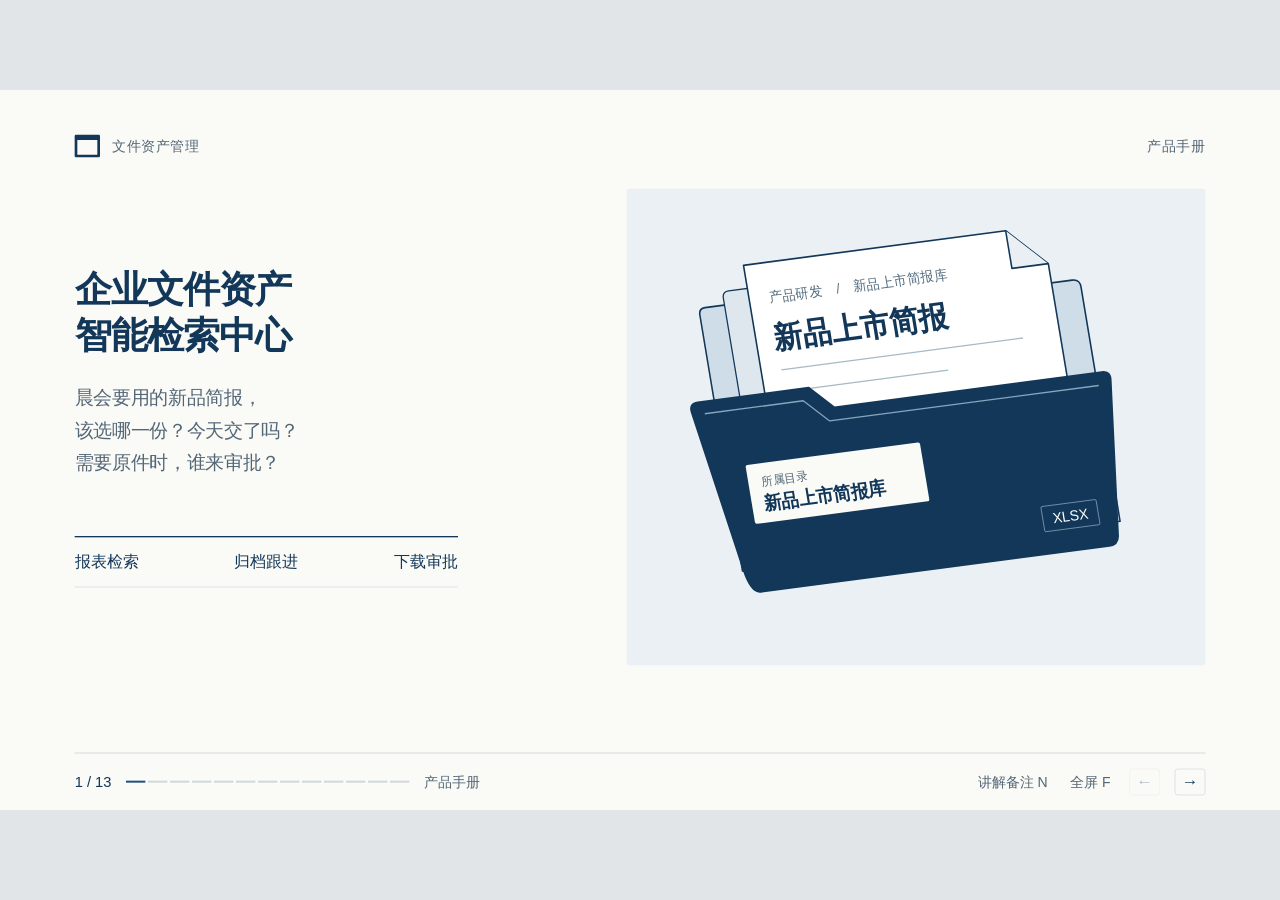
<file: docs/企业文件资产中心·产品手册.html>
<!doctype html>
<html lang="zh-CN"><head><meta charset="UTF-8">
<meta name="viewport" content="width=device-width,initial-scale=1">
<title>企业文件资产智能检索中心 · 产品手册</title>
<style>
:root {
  --paper:#fafaf7; --white:#fff; --ink:#182d3e; --navy:#123759; --blue:#214f7b;
  --pale:#eaf0f4; --soft:#536675; --line:#d1d8db;
}
* { box-sizing:border-box }
html,body { width:100%; height:100%; margin:0; overflow:hidden }
body { font:26px/1.5 -apple-system,BlinkMacSystemFont,"PingFang SC","Microsoft YaHei",sans-serif; color:var(--ink); background:#e1e5e7 }
button { font:inherit; color:inherit; cursor:pointer }
button:focus-visible { outline:3px solid #487dad; outline-offset:4px }
#deck { width:1920px; height:1080px; position:absolute; transform-origin:top left; background:var(--paper) }
.slide { display:none; width:1920px; height:1080px; position:relative; overflow:hidden; padding:64px 112px 118px; background:var(--paper) }
.slide.on { display:block; animation:reveal 150ms ease-out }
@keyframes reveal { from {opacity:.3} to {opacity:1} }
@media(prefers-reduced-motion:reduce) { .slide.on {animation:none} }
h1,h2,h3,p,figure {margin:0}
h1,h2,h3 {color:var(--navy)}
.mast {display:flex; justify-content:space-between; align-items:center; height:39px; font-size:21px; font-weight:550; color:var(--soft); letter-spacing:.04em}
.mast span:first-child {display:flex; align-items:center; gap:18px}
.mast span:first-child:before {content:""; display:block; width:30px; height:22px; border:4px solid var(--navy); border-top-width:8px; border-radius:2px}
.pagehead {margin:47px 0 35px}
h2 {font-size:54px; line-height:1.25; letter-spacing:-.045em; font-weight:700}
.pagehead p {color:var(--soft); font-size:27px; margin-top:15px}
.fine {position:absolute; left:112px; right:112px; bottom:115px; color:var(--soft); font-size:21px}
svg text {font-family:-apple-system,"PingFang SC","Microsoft YaHei",sans-serif}
.cover-layout {display:grid; grid-template-columns:.95fr 1.05fr; align-items:center; gap:42px; margin-top:45px; height:715px}
.cover h1 {font-size:56px; line-height:1.23; letter-spacing:-.035em}
.cover h1 span {display:block}
.cover-copy {margin-top:34px; font-size:28px; line-height:1.75; color:var(--soft)}
.cover figure {width:100%; height:100%; display:grid; place-items:center; background:var(--pale); border-radius:4px}
.cover figure svg {width:100%; height:auto}
.cover-index {margin-top:85px; width:575px; display:flex; justify-content:space-between; padding:19px 0; border-top:2px solid var(--navy); border-bottom:1px solid var(--line); font-size:24px; color:var(--navy)}
.data-spread {display:grid; grid-template-columns:1.3fr 1fr; gap:90px; margin-top:56px}
.stat-main {padding:30px 0 40px;border-top:2px solid var(--navy);border-bottom:1px solid var(--line)}
.stat-main strong {font:600 132px/1.2 "Helvetica Neue",Arial,sans-serif; letter-spacing:-.07em; color:var(--navy)}
.stat-main em {font-size:31px;margin-left:23px;font-style:normal}
.stat-list {display:flex;gap:100px;margin-top:23px}
.stat-list b {display:block;color:var(--navy);font:550 55px/1.3 "Helvetica Neue",Arial,sans-serif;letter-spacing:-.04em}
.stat-list span,.caption {font-size:24px;color:var(--soft)}
.formats {padding:40px 47px;background:#eaf0f3;align-self:stretch}
.formats figcaption {font-weight:650;color:var(--navy);font-size:29px}
.format {display:grid;grid-template-columns:90px 1fr 80px;align-items:center;gap:18px;margin-top:44px;color:var(--navy)}
.format b {font-size:24px}.format em {font-size:27px;font-weight:600;font-style:normal;text-align:right}
.track {height:12px;background:#d5e0e6}.track i {display:block;height:100%;background:var(--blue)}
.scenario {display:grid;grid-template-columns:520px 1fr;gap:65px;margin-top:44px}
.quote {color:var(--navy);font-size:36px;line-height:1.55;font-weight:600;letter-spacing:-.02em}
.quote::before {content:"“";display:block;height:66px;font:106px/.95 Georgia,serif;color:var(--blue)}
.side-copy {font-size:26px;color:var(--soft);margin-top:30px;max-width:450px}
.surface {background:white;border:1px solid #c7d0d7;border-radius:8px;overflow:hidden}
.surface-head {display:flex;align-items:center;justify-content:space-between;padding:20px 30px;border-bottom:1px solid var(--line);font-size:23px;color:var(--soft)}
.surface-head strong {color:var(--navy);font-weight:650}.surface-body {padding:30px}
.search-field {display:flex;align-items:center;gap:15px;color:var(--navy);border-bottom:2px solid var(--blue);padding:10px 0 16px;font-weight:600}
.search-icon {height:23px;width:23px;border-radius:50%;border:3px solid currentColor;position:relative;margin-right:4px}
.search-icon::after {position:absolute;content:"";width:12px;height:3px;background:currentColor;right:-8px;bottom:-5px;transform:rotate(45deg)}
.inlinefilters {display:flex;gap:14px;align-items:center;margin:17px 0 26px;color:var(--soft);font-size:23px}
.inlinefilters span + span:before {content:"·";margin-right:14px}
.file-row {display:grid;grid-template-columns:60px 1fr auto;align-items:center;gap:18px;padding:21px 17px;border-top:1px solid var(--line)}
.file-row.chosen {background:var(--pale);border-left:4px solid var(--blue);padding-left:13px}
.file-icon {border:1.5px solid #8ba3b7;border-radius:4px;background:#fff;font:650 16px/48px Arial,sans-serif;text-align:center;color:var(--blue)}
.file-name {font-size:25px;font-weight:630;color:var(--ink)}
.file-path,.date small {display:block;color:var(--soft);font-size:21px;font-weight:400}
.date {text-align:right;font-size:22px;font-variant-numeric:tabular-nums}
.dialogue {display:grid;grid-template-columns:1.05fr .95fr;gap:94px;align-items:center;margin-top:48px}
.exchange {background:var(--pale);padding:40px 42px;min-height:430px}
.request {background:var(--navy);color:white;padding:20px 28px;max-width:86%;margin-left:auto;border-radius:10px 10px 0 10px;font-size:27px}
.reply-label {margin:38px 0 12px;color:var(--blue);font-size:22px;font-weight:650}
.reply {padding:22px 24px;background:white;width:max-content;max-width:100%;font-size:25px;border-radius:0 7px 7px 7px}
.reply small {display:block;margin-top:12px;color:var(--soft);font-size:22px}
.term {display:grid;grid-template-columns:150px 1fr;gap:35px;padding:22px 0;border-bottom:1px solid var(--line);font-size:25px}
.term:first-child {border-top:2px solid var(--navy)}.term b{color:var(--navy)}
.org-map {display:grid;grid-template-columns:1.15fr .85fr;gap:2px;margin-top:42px;background:var(--line);border:1px solid var(--line)}
.org-tree,.org-detail {padding:32px 40px;background:white}
.org-detail {background:var(--pale);display:flex;flex-direction:column;justify-content:center}
.org-detail h3 {margin:12px 0 18px;font-size:38px}.org-detail p{font-size:26px;line-height:1.7}
.org-title {font-size:22px;color:var(--soft);margin-bottom:15px}
.treegroup {border-left:1px solid #c3ced6;margin-left:25px;padding-left:30px}
.node {display:flex;align-items:center;gap:18px;min-height:70px;padding:9px 15px;color:var(--soft);font-size:26px}
.node.selected {background:var(--navy);color:white;border-radius:4px}
.folder {position:relative;width:36px;height:25px;border-radius:2px;flex:none;background:#7290a8}
.folder::before {content:"";position:absolute;top:-5px;left:0;width:15px;height:8px;border-radius:2px;background:inherit}.selected .folder {background:white}
#chrome {position:absolute;bottom:0;left:112px;right:112px;height:86px;display:flex;justify-content:space-between;align-items:center;border-top:1px solid #bdc8cd;background:var(--paper);z-index:3}
#chrome>div {display:flex;align-items:center;gap:22px}
#counter {font-size:22px;font-variant-numeric:tabular-nums;color:var(--navy);white-space:nowrap}
#steps {display:flex;gap:4px}#steps i {width:29px;height:3px;background:var(--line)}#steps .read {background:var(--blue)}
#chrome button,#notes button {border:0;background:transparent;padding:8px 6px;font-size:21px;color:var(--soft)}
#chrome button:hover,#notes button:hover {color:var(--navy);text-decoration:underline}
#chrome .arrow {width:46px;height:40px;border:1px solid var(--line);border-radius:5px;padding:0;font-size:25px;color:var(--navy)}
button:disabled {opacity:.3;cursor:default}#chrome .arrow:hover{text-decoration:none}
#notes {position:absolute;z-index:4;bottom:95px;left:112px;right:112px;background:var(--navy);color:white;padding:23px 35px;border-radius:6px}
#notes[hidden] {display:none}#notes button {color:white;float:right}#notes p {white-space:pre-line;font-size:26px}#notes b {font-size:21px;color:#d1e0ed}#notes button:hover{color:white}
@page {size:1920px 1080px;margin:0}
@media print {
  html,body {height:auto;width:1920px;background:white;overflow:visible}
  #deck {position:static;transform:none!important;width:1920px;height:auto}
  .slide,.slide.on {display:block;position:relative;break-after:page;page-break-after:always;break-inside:avoid;animation:none}
  .slide:last-of-type {break-after:auto;page-break-after:auto}
  #chrome,#notes {display:none!important}
  * {-webkit-print-color-adjust:exact;print-color-adjust:exact}
}
.casebook,.accessboard{display:grid;gap:70px;margin-top:43px;align-items:start}
.casebook{grid-template-columns:1.05fr 1fr}
.casebook h3,.accessboard h3,.casebook h4,.casebook p,.accessboard p,.casefacts,.casefacts dd{margin:0}
.caseproof{border:1.5px solid var(--line);border-top:5px solid var(--navy);background:#fff}
.casecap,.casefoot{padding:19px 36px;color:var(--navy);font-size:23px}
.casecap{display:flex;align-items:center;justify-content:space-between;border-bottom:1px solid var(--line);font-weight:650}
.casealert{font-size:22px;color:#964125;background:#f8ede6;padding:3px 15px;border-radius:3px}
.casebody{padding:24px 36px 20px}
.casefield,.accesscaption{color:var(--blue);font-size:22px;line-height:1.5;font-weight:600}
.casebody h3{color:var(--navy);font-size:42px;line-height:1.45;margin:3px 0 20px}
.caseissue{border-left:3px solid #ab674b;padding-left:21px}
.caseissue p{font-size:28px;line-height:1.55;margin-top:5px}
.casefacts{display:flex;gap:62px;border-top:1px solid var(--line);margin-top:22px;padding-top:16px}
.casefacts dt{font-size:21px;color:#51616c}.casefacts dd{font-size:25px;color:var(--navy);margin-top:4px}
.casefoot{font-size:21px;border-top:1px solid var(--line);background:#f3f5f3}
.caseresolve{padding:10px 0 0 12px}.caseresolve h3{font-size:40px;line-height:1.4;margin:5px 0 31px}
.casestep{position:relative;padding:0 0 33px 41px}.casestep:not(.last):before{content:'';position:absolute;top:24px;bottom:-7px;left:8px;width:2px;background:#a8b7c5}
.casestep i{position:absolute;left:0;top:11px;width:18px;height:18px;border:3px solid var(--blue);border-radius:50%;background:white}
.casestep h4{font-size:29px;line-height:1.45}.casestep p,.caseauto span{font-size:25px;color:#51616c;line-height:1.55;margin-top:5px}
.caseauto{border-top:1px solid var(--line);padding-top:23px}.caseauto strong{color:var(--blue);font-size:26px;margin-right:20px}
.accessboard{grid-template-columns:.73fr 1.5fr;gap:0;border:1px solid var(--line);border-top:5px solid var(--navy);background:#fff}
.accessfile{background:var(--navy);color:#fff;padding:32px 40px;min-height:475px;align-self:stretch;display:flex;flex-direction:column;align-items:flex-start}
.accesscaption{color:#e4ecf1}.accessdoc{width:144px;height:160px;margin:38px 0 22px;color:#d5e0e9}.accessfile h3{font-size:39px;color:#fff}.accessfile p{font-size:23px;color:#e4ecf1;margin-top:6px}
.accessledger{padding:29px 45px 15px}
.ledgerhead,.ledgerrow{display:grid;grid-template-columns:28% 1fr;gap:15px}
.ledgerhead{color:#536675;font-size:21px;border-bottom:1.5px solid var(--navy);padding-bottom:12px}
.ledgerrow{align-items:baseline;padding:19px 0;border-bottom:1px solid var(--line)}
.ledgerrow:last-child{border:0}.ledgerrow b{color:var(--blue);font-size:26px}.ledgerrow strong{font-size:29px}.ledgerrow p{font-size:25px;color:#51616c;margin-top:4px}

#trail{font-size:21px;color:var(--soft)}
.routes {margin-top:42px}
.routes svg {width:100%;display:block}
.route-text {font-size:28px;font-weight:600;fill:var(--navy)}
.route-note {font-size:23px;fill:var(--soft)}
.route-stop {fill:white;stroke:var(--line);stroke-width:2}
.route-stop.primary {fill:var(--pale);stroke:#8fa9bd}
.route-line {fill:none;stroke:var(--blue);stroke-width:3}
.scan-spread {display:grid;grid-template-columns:1.06fr .94fr;gap:80px;margin-top:36px}
.scan-steps {counter-reset:scan;list-style:none;padding:0;margin:0}
.scan-steps li {counter-increment:scan;position:relative;padding:23px 0 24px 76px;border-top:1px solid var(--line)}
.scan-steps li:first-child {border-color:var(--navy)}
.scan-steps li::before {content:counter(scan,decimal-leading-zero);position:absolute;left:0;top:25px;color:var(--blue);font:500 29px/1.3 Arial,sans-serif}
.scan-steps strong {font-size:30px;color:var(--navy)}.scan-steps p {margin-top:6px;color:var(--soft);font-size:25px}
.scan-bench {background:var(--pale);padding:36px 42px}
.scan-bench figcaption {font-size:25px;font-weight:650;color:var(--blue)}
.timing {margin-top:24px;display:grid;grid-template-columns:180px 1fr;align-items:baseline;gap:10px;color:var(--navy)}
.timing strong {font:600 50px/1.3 Arial,sans-serif;letter-spacing:-.04em}
.bar-time {height:10px;background:#a8b7c2}.bar-time.after {width:53.39%;background:var(--blue)}
.bench-note {margin-top:26px;color:var(--soft);font-size:22px;line-height:1.5}
.preview-spread {display:grid;grid-template-columns:1.16fr .84fr;gap:65px;margin-top:35px}
.sample-grid {width:100%;border-collapse:collapse;font-size:25px}
.sample-grid th,.sample-grid td {padding:14px 20px;text-align:left;border-bottom:1px solid var(--line)}
.sample-grid th {font-weight:550;color:var(--blue);background:var(--pale)}
.sample-grid td:first-child {font-variant-numeric:tabular-nums;color:var(--soft)}
.sample-grid td:last-child {color:var(--blue)}
.paging-strip {display:flex;justify-content:space-between;align-items:center;padding:20px 30px;font-size:23px;color:var(--soft)}
.preview-explainer {padding-top:6px}
.preview-explainer h3 {font-size:30px}
.preview-explainer p {margin-top:7px;color:var(--soft);font-size:25px}
.preview-explainer > div {padding:20px 0;border-top:1px solid var(--line)}
.preview-explainer > div:first-child {border-color:var(--navy)}
.retrieval-proof,.acl-proof{display:grid;grid-template-columns:1.02fr 1fr;gap:64px;margin-top:45px;align-items:stretch}
.retrieval-proof h3,.acl-proof h3,.acl-scope figcaption{font-size:32px;line-height:1.35;font-weight:650;margin:0 0 25px;color:var(--navy)}
.retrieval-index,.acl-scope{padding:37px 42px 30px;border-top:5px solid var(--navy);background:var(--pale)}
.retrieval-index dl{margin:0 0 20px}.retrieval-index dl div{display:grid;grid-template-columns:116px 1fr;align-items:baseline;padding:17px 0;border-top:1px solid #bccbd3}
.retrieval-index dt{font-size:31px;color:var(--navy);font-weight:650}.retrieval-index dd{font-size:26px;margin:0}
.retrieval-index>p,.acl-scope>p{border-top:1px solid #bccbd3;padding-top:17px;font-size:23px;color:var(--soft)}
.retrieval-model,.acl-checks{padding:36px 4px 20px;border-top:2px solid var(--navy)}
.retrieval-model>div,.acl-checks>div{padding:19px 0;border-top:1px solid var(--line)}
.retrieval-proof h4,.acl-checks h4{font-size:27px;line-height:1.5;margin:0 0 7px;color:var(--navy)}
.retrieval-model p,.acl-checks p{color:var(--soft);font-size:26px;line-height:1.6}
.acl-scope svg{display:block;width:100%;height:245px}.acl-scope figcaption{margin-bottom:0}
</style></head><body><main id="deck">
<section class="slide cover on" data-name="产品手册" data-notes="这本手册从一份新品简报讲起。|员工要判断该用哪一份，管理员要知道简报按时交了没有。">
<header class="mast"><span>文件资产管理</span><span>产品手册</span></header>
<div class="cover-layout">
  <div>
    <h1><span>企业文件资产</span><span>智能检索中心</span></h1>
    <p class="cover-copy">晨会要用的新品简报，<br>该选哪一份？今天交了吗？<br>需要原件时，谁来审批？</p>
    <div class="cover-index"><span>报表检索</span><span>归档跟进</span><span>下载审批</span></div>
  </div>
  <figure>
    <svg viewBox="0 0 840 690" role="img" aria-label="企业目录中的新品简报档案夹。抽出的简报上标有文件名、格式和所属目录。">
      <g transform="matrix(.91,-.12,.16,.96,37,113)" stroke-linejoin="round">
        <path d="M62 151V80q0-10 10-10h148l30 31h402q12 0 12 12v354H62Z" fill="#cedde7" stroke="#123759" stroke-width="2.5"/>
        <path d="M103 181V60q0-10 10-10h156l30 31h304q12 0 12 12v327H103Z" fill="#dde7ed" stroke="#123759" stroke-width="2"/>
        <path d="M143 348V15h418l58 57v290Z" fill="#fff" stroke="#123759" stroke-width="2.5"/>
        <path d="M561 15v57h58" fill="#e9eff2" stroke="#123759" stroke-width="2.5"/>
        <text x="174" y="75" fill="#526b7e" font-size="21">产品研发　/　新品上市简报库</text>
        <text x="171" y="145" fill="#123759" font-size="46" font-weight="650">新品上市简报</text>
        <path d="M175 177h385M175 210h260" stroke="#a5b9c7" stroke-width="2"/>
        <path d="M64 466 24 222q-2-13 12-13h177l35 34h426q14 0 12 13l-29 232q-2 13-16 13H85q-15 0-21-35Z" fill="#123759" stroke="#123759" stroke-width="3"/>
        <path d="M44 227h157l36 35h429" fill="none" stroke="#87a5be" stroke-width="2"/>
        <rect x="94" y="311" width="278" height="89" rx="3" fill="#fafaf7"/>
        <text x="115" y="345" fill="#536675" font-size="18">所属目录</text>
        <text x="113" y="381" fill="#123759" font-size="28" font-weight="600">新品上市简报库</text>
        <rect x="544" y="430" width="88" height="38" rx="2" fill="none" stroke="#9ab2c6"/>
        <text x="588" y="457" text-anchor="middle" font-family="Arial" font-size="22" fill="white">XLSX</text>
      </g>
    </svg>
  </figure>
</div>
</section>
<section class="slide" data-name="报表资产" data-notes="先看这个演示环境里的文件规模，索引就是系统为检索记下的文件信息。|这些数来自同一份界面演示资料，可以用来理解目录和报表的量级。">
<header class="mast"><span>企业文件资产中心</span><span>报表资产</span></header>
<div class="pagehead"><h2>先看有哪些报表可查</h2><p>系统记下文件信息形成索引，员工可从名称或目录开始查找。</p></div>
<div class="data-spread">
  <div><div class="stat-main"><div class="caption">演示界面已索引报表</div><strong>130,452</strong><em>份</em></div>
    <div class="stat-list"><div><b>25</b><span>个事业部</span></div><div><b>4,829</b><span>个业务目录</span></div></div>
  </div>
  <figure class="formats"><figcaption>已索引报表的格式分布</figcaption>
    <div class="format"><b>XLSX</b><div class="track"><i style="width:47%"></i></div><em>47%</em></div>
    <div class="format"><b>XLS</b><div class="track"><i style="width:33%"></i></div><em>33%</em></div>
    <div class="format"><b>CSV</b><div class="track"><i style="width:20%"></i></div><em>20%</em></div>
  </figure>
</div>
<p class="fine">口径为现有界面资料中的演示快照，统计日期未标注。格式占比取近似值，仅描述该演示范围。</p>
</section>
<section class="slide" data-name="文件检索" data-notes="晨会要用产品研发的简报，这里特意摆了两份同名文件。|先看所属目录，再核对修改时间和报表里的业务期次。">
<header class="mast"><span>企业文件资产中心</span><span>文件检索</span></header>
<div class="pagehead"><h2>同名简报，先看所属目录</h2><p>知道报表名时，用关键词搜索，再按日期和格式缩小范围。</p></div>
<div class="scenario"><div><p class="quote">我要找产品研发的<br>新品上市简报。</p><p class="side-copy">名称相同，来源部门不同。选中研发目录里的文件，再核对业务期次。</p></div>
<div class="surface"><div class="surface-head"><strong>检索结果</strong><span>流程示意</span></div><div class="surface-body">
<div class="search-field"><i class="search-icon" aria-hidden="true"></i>新品上市简报</div>
<div class="inlinefilters"><span>按修改日期</span><span>XLSX</span><span>严格匹配</span></div>
<div class="file-row chosen"><span class="file-icon">XLSX</span><div><div class="file-name">新品上市简报.xlsx</div><span class="file-path">产品研发 / 新品上市简报库</span></div><span class="date">2026-11-04<small>修改日期</small></span></div>
<div class="file-row"><span class="file-icon">XLSX</span><div><div class="file-name">新品上市简报.xlsx</div><span class="file-path">华东大区 / 线上自营</span></div><span class="date">2026-11-03<small>修改日期</small></span></div>
</div></div></div>
<p class="fine">文件、路径及日期组合为选表示例。修改时间反映文件改动，业务期次以报表内容为准。</p>
</section>
<section class="slide" data-name="AI 找表" data-notes="有时同事只记得某份表是做什么的，说不出完整文件名。|这时可以用业务语言提问，让 AI 找表根据目录和命名规律提示一个查找方向。">
<header class="mast"><span>企业文件资产中心</span><span>AI 找表</span></header>
<div class="pagehead"><h2>记不住表名，也能描述需求</h2><p>说出业务主题和用途，让 AI 找表提示可能的文件位置。</p></div>
<div class="dialogue"><div class="exchange"><div class="request">晨会要看新品上市情况，简报去哪找？</div>
<div class="reply-label">AI 找表 · 对话示意</div><div class="reply">可以先看「新品上市简报库」。<small>产品研发　/　新品上市简报库</small></div></div>
<div><div class="term"><b>怎么问</b><span>说清业务主题，例如“新品上市”。</span></div><div class="term"><b>依据什么</b><span>目录结构和文件命名规律。</span></div><div class="term"><b>怎么确认</b><span>打开候选目录，核对简报内容。</span></div></div></div>
<p class="fine">对话仅演示提问方式与位置提示，具体文件由使用者核对。</p>
</section>
<section class="slide" data-name="目录与监控" data-notes="如果熟悉业务归属，也可以顺着组织目录找到新品简报。|选中简报库即可把这个目录设为监控对象，之后通过规则检测更新情况。">
<header class="mast"><span>企业文件资产中心</span><span>目录与监控</span></header>
<div class="pagehead"><h2>沿着组织目录找到交付位置</h2><p>目录节点显示文件总数与今日新增，选中目录即可设置监控。</p></div>
<div class="org-map"><div class="org-tree"><div class="org-title">组织目录 · 路径示意</div>
<div class="node">⌄ <i class="folder"></i>企业网盘总目录</div><div class="treegroup"><div class="node">⌄ <i class="folder"></i>产品研发</div><div class="treegroup"><div class="node selected"><i class="folder"></i>新品上市简报库</div></div><div class="node">› <i class="folder"></i>华东大区</div><div class="node">› <i class="folder"></i>华南大区</div></div></div>
<div class="org-detail"><span class="caption">所选目录</span><h3>新品上市简报库</h3><p>由新品运营组跟进，每日更新。<br>将这个目录设为监控对象，<br>定时或手动检查是否按时归档。</p></div></div>
<p class="fine">维护人员可查看索引状态、手动刷新或设置定时任务，并同步组织架构。</p>
</section>
<section class="slide" data-name="归档跟进" data-notes="每天应更新的新品简报到了检测节点还没出现，就会生成带编号的逾期待办。|责任人可提交完成凭证，管理员审核，扫描到符合条件的新文件也可自动关闭。">
<header class="mast"><span>企业文件资产中心</span><span>归档跟进</span></header>
<div class="pagehead"><h2>该交的简报，今天还没更新</h2><p>待办指向具体的交付任务，责任人可以直接跟进。</p></div>
<div class="casebook">
 <article class="caseproof"><div class="casecap"><span>归档待办</span><span class="casealert">已逾期</span></div>
 <div class="casebody"><div class="casefield">监控任务</div><h3>新品简报</h3>
 <div class="caseissue"><span class="casefield">异常原因</span><p>已到检测节点，目录里仍没有<br>今天应更新的简报。</p></div>
 <dl class="casefacts"><div><dt>责任组</dt><dd>新品运营组</dd></div><div><dt>更新要求</dt><dd>每日更新</dd></div></dl></div>
 <div class="casefoot">系统为每项逾期待办分配工单编号。</div></article>
 <aside class="caseresolve"><div class="casefield">处理路径</div><h3>怎样关闭这项待办？</h3>
 <div class="casestep"><i></i><h4>责任人提交凭证</h4><p>补交简报，提交完成凭证。</p></div>
 <div class="casestep last"><i></i><h4>管理员审核</h4><p>核对凭证，处理这项待办。</p></div>
 <div class="caseauto"><strong>自动关闭</strong><span>扫描到符合条件的新文件时也可关闭。</span></div></aside>
</div>
</section>
<section class="slide" data-name="下载审批" data-notes="以新品简报为例，员工选定文件后提交下载申请。|管理员处理这份申请，通过后由申请人下载文件。">
<header class="mast"><span>企业文件资产中心</span><span>下载审批</span></header>
<div class="pagehead"><h2>选定原件，再交管理员审批</h2><p>员工需要带走新品简报时，从选中的文件发起申请。</p></div>
<div class="accessboard">
 <div class="accessfile"><div class="accesscaption">申请对象</div><svg class="accessdoc" viewBox="0 0 224 248" aria-hidden="true"><path d="M15 6h137l56 59v176H15z" fill="none" stroke="currentColor" stroke-width="3"/><path d="M152 6v59h56M42 105h91M42 133h136M42 161h136M42 189h89" fill="none" stroke="currentColor" stroke-width="3"/></svg><h3>新品简报</h3><p>下载申请示意</p></div>
 <div class="accessledger"><div class="ledgerhead"><span>经手人</span><span>处理动作</span></div>
 <div class="ledgerrow"><b>申请人</b><div><strong>选定报表</strong><p>对需要的文件发起下载申请。</p></div></div>
 <div class="ledgerrow"><b>管理员</b><div><strong>处理申请</strong><p>在下载审批中查看并审批。</p></div></div>
 <div class="ledgerrow"><b>申请人</b><div><strong>获取原件</strong><p>申请通过后，下载所选文件。</p></div></div></div>
</div>
</section>
<section class="slide" data-name="文件与索引" data-notes="把检索和预览分开看就容易理解：查名称靠事先建好的索引，翻看单元格才需要服务端读取原表。|需要模型参与找表时，应用会把问句和相应的检索线索发给配置的模型服务。">
<header class="mast"><span>企业文件资产中心</span><span>技术篇　/　文件与索引</span></header>
<div class="pagehead"><h2>查名称用索引，看内容读原表</h2><p>同一份简报，在找文件、看数据和询问位置时，走三条不同的路径。</p></div>
<figure class="routes"><svg viewBox="0 0 1696 475" role="img" aria-label="扫描从文件目录获取名称路径等信息建立索引，搜索返回可见文件。预览服务读取文件，浏览器接收单页数据。需要模型时，问句及相关线索发给模型，返回解释或建议。">
<defs><marker id="route-arrow" viewBox="0 0 10 10" refX="8" refY="5" markerWidth="8" markerHeight="8" orient="auto"><path d="M1 1 8 5 1 9" fill="none" stroke="#214f7b" stroke-width="1.3"/></marker></defs>
<g text-anchor="middle">
<g transform="translate(0,5)"><rect class="route-stop primary" x="1" y="1" width="425" height="124" rx="4"/><text x="214" y="52" class="route-text">网盘目录</text><text x="214" y="92" class="route-note">读取名称、路径、大小和时间</text>
<path class="route-line" d="M443 62H604" marker-end="url(#route-arrow)"/><rect class="route-stop" x="625" y="1" width="440" height="124" rx="4"/><text x="845" y="72" class="route-text">建立本地文件索引</text>
<path class="route-line" d="M1082 62H1240" marker-end="url(#route-arrow)"/><rect class="route-stop" x="1263" y="1" width="432" height="124" rx="4"/><text x="1478" y="72" class="route-text">搜索得到候选文件</text></g>
<g transform="translate(0,172)"><rect class="route-stop primary" x="1" y="1" width="425" height="124" rx="4"/><text x="214" y="52" class="route-text">选中的原表</text><text x="214" y="92" class="route-note">按文件和工作表请求预览</text>
<path class="route-line" d="M443 62H604" marker-end="url(#route-arrow)"/><rect class="route-stop" x="625" y="1" width="440" height="124" rx="4"/><text x="845" y="72" class="route-text">服务端读取表格</text>
<path class="route-line" d="M1082 62H1240" marker-end="url(#route-arrow)"/><rect class="route-stop" x="1263" y="1" width="432" height="124" rx="4"/><text x="1478" y="72" class="route-text">浏览器展示所选页</text></g>
<g transform="translate(0,339)"><rect class="route-stop primary" x="1" y="1" width="425" height="124" rx="4"/><text x="214" y="52" class="route-text">AI 找表的问句</text><text x="214" y="92" class="route-note">按问题取检索事实或目录线索</text>
<path class="route-line" d="M443 62H604" marker-end="url(#route-arrow)"/><rect class="route-stop" x="625" y="1" width="440" height="124" rx="4"/><text x="845" y="72" class="route-text">按需调用配置的模型</text>
<path class="route-line" d="M1082 62H1240" marker-end="url(#route-arrow)"/><rect class="route-stop" x="1263" y="1" width="432" height="124" rx="4"/><text x="1478" y="72" class="route-text">补充解释或目录建议</text></g></g></svg></figure>
<p class="fine">索引搜索覆盖文件名与目录路径。单元格内容通过选定文件后的预览读取。</p>
</section>

<section class="slide" data-name="扫描提速" data-notes="如果某个事业部的目录特别深，新发现的子目录会回到公共队列，空闲线程可以接着扫。|扫描耗时取决于目录结构、存储设备和网络，排期前应安排真实环境联合测试。">
<header class="mast"><span>企业文件资产中心</span><span>技术篇　/　扫描提速</span></header>
<div class="pagehead"><h2>并行扫目录，只写变化项</h2><p>每轮仍遍历文件目录。空闲线程随时接手子目录，减少等待大目录扫完的时间。</p></div>
<div class="scan-spread"><ol class="scan-steps">
<li><strong>分头读目录</strong><p>新发现的子目录进入共享队列；扫描读取文件信息。</p></li>
<li><strong>比对后分批写入</strong><p>一个写入端更新索引，无变化文件跳过写入。</p></li>
<li><strong>扫完整再清理</strong><p>发生访问错误时，保留本轮未见的旧记录。</p></li>
</ol>
<figure class="scan-bench"><figcaption>上线前，在真实环境联合测试</figcaption>
<div class="term"><b>目录规模</b><span>文件数量、层级与目录分布。</span></div>
<div class="term"><b>数据位置</b><span>本机磁盘、云盘或内网共享盘。</span></div>
<div class="term"><b>使用负载</b><span>同时检索、扫描与预览的情况。</span></div>
<p class="bench-note">结合现场结果，确定扫描频率与资源配置。</p></figure></div>
<p class="fine">性能作为参考，以现场实测及双方确认的验收标准为准。扫描频率可配置，文件在完成相应索引更新后进入检索范围。</p>
</section>

<section class="slide" data-name="限行预览" data-notes="打开预览时，服务端读取工作表，再把所选页的值、表名和分页信息返回给浏览器。|预览主要用于看数据，需要复杂样式、图表或完整原件时，普通成员可发起下载申请。">
<header class="mast"><span>企业文件资产中心</span><span>技术篇　/　限行预览</span></header>
<div class="pagehead"><h2>看一页数据，只传这一页</h2><p>服务端读取原表，浏览器接收当前页的单元格值，以及工作表名、分页和截断提示。</p></div>
<div class="preview-spread"><div class="surface"><div class="surface-head"><strong>新品上市简报.xlsx</strong><span>分页示意</span></div>
<table class="sample-grid"><thead><tr><th>行号</th><th>业务项目</th><th>跟进事项</th></tr></thead>
<tbody><tr><td>101</td><td>新品上架</td><td>核对上架清单</td></tr><tr><td>102</td><td>渠道陈列</td><td>更新商品信息</td></tr><tr><td>103</td><td>推广计划</td><td>复核投放明细</td></tr></tbody></table>
<div class="paging-strip"><span>第 2 页 · 默认每页 100 行</span><span>仅示意部分行</span></div></div>
<div class="preview-explainer"><div><h3>翻页、切工作表</h3><p>每次按所选工作表和页码取数，免传整份工作簿。</p></div>
<div><h3>单页最多 200 行</h3><p>单表最多展示前 10,000 行、100 列。限行限制传输范围，单元格值仍对获准用户可见。</p></div>
<div><h3>需要原版时下载</h3><p>预览以数据网格呈现；复杂样式和图表请查看原件。</p></div></div></div>
<p class="fine">当前版本的预览上限另含前 50 张工作表、单格 2,000 字符。XLSX 公式显示已保存的计算结果。</p>
</section>
<section class="slide" data-name="找表依据" data-notes="问今天京东最新的文件时，系统先在可见目录里按北京时间筛选，再按文件修改时间排序，找不到当天结果时会把历史文件单列。|日期提问可以请模型解释检索结论，普通提问没有明确命中时也可能发送可见目录样本，请结合模型服务的位置判断这些文字的去向。">
<header class="mast"><span>企业文件资产中心</span><span>AI 找表的依据</span></header>
<div class="pagehead"><h2>索引找文件，模型解释结果</h2><p>“找下今天京东最新的文件”里面，有两个条件和一个排序要求。</p></div>
<div class="retrieval-proof">
 <article class="retrieval-index"><h3>系统怎样核对</h3>
 <dl><div><dt>京东</dt><dd>文件名或所属目录包含“京东”</dd></div>
 <div><dt>今天</dt><dd>只看北京时间当天修改的文件</dd></div>
 <div><dt>最新</dt><dd>按修改时间从新到旧排列</dd></div></dl>
 <p>当天没有匹配时，历史文件另列。</p></article>
 <article class="retrieval-model"><h3>调用模型时发送什么</h3>
 <div><h4>解释日期检索</h4><p>原问题与检索结论，可含命中数、<br>文件名和修改时间。</p></div>
 <div><h4>推测查找方向</h4><p>普通提问没有明确命中时，可发送原问题<br>和账号可见的目录样本。</p></div>
 </article>
</div>
<p class="fine">范围为找表对话。启用模型后，相关文字会发往配置的模型服务。日期解释调用失败时，仍返回本地检索结论。</p>
</section>
<section class="slide" data-name="目录权限" data-notes="启用目录权限后，系统先合并个人与部门的授权，允许目录下的排除项会优先扣除，普通成员没有授权就没有可见文件。|普通成员下载原件时，系统还会核对当前文件的可见性、审批状态、下载凭证及有效期。">
<header class="mast"><span>企业文件资产中心</span><span>目录权限与原件获取</span></header>
<div class="pagehead"><h2>先查可见目录，再核下载凭证</h2><p>目录权限启用后，普通成员的搜索、结果计数和分页都以授权范围为准。</p></div>
<div class="acl-proof">
 <figure class="acl-scope"><figcaption>目录授权示意</figcaption>
 <svg viewBox="0 0 680 272" role="img" aria-label="允许访问业务目录及其子目录，同时明确排除的子目录不可见">
  <path d="M52 70V214M52 135H99M52 214H99" fill="none" stroke="#748a99" stroke-width="2"/>
  <g fill="#123759" font-size="29"><text x="30" y="62">业务目录</text><text x="118" y="143">常规报表</text><text x="118" y="222">受限报表</text></g>
  <g font-size="24" fill="#405a6c" text-anchor="end"><text x="643" y="62">允许访问</text><text x="643" y="143">继承允许</text><text x="643" y="222">明确排除</text></g>
 </svg><p>个人或部门可获授权，拒绝规则优先。</p></figure>
 <div class="acl-checks"><h3>同一份文件，要过两道检查</h3>
 <div><h4>检索时 · 确定可见范围</h4><p>先过滤目录，再匹配和排序文件。</p></div>
 <div><h4>下载时 · 核对本次授权</h4><p>重新检查文件是否可见。普通成员还需<br>出示该文件已获批准且有效的下载凭证。</p></div></div>
</div>
<p class="fine">超级管理员可查看当前文件根目录。管理员可直接下载其可见文件；普通成员的审批凭证有有效期。</p>
</section>
<section class="slide" data-name="实施安排" data-notes="先把访问条件、数据范围和验收方式谈清楚，再据此排期。|约一个月只能作为常规项目的讨论参考，具体范围和日期需要双方确认。">
<header class="mast"><span>企业文件资产中心</span><span>实施安排参考</span></header>
<div class="pagehead"><h2>先联测，再确认上线安排</h2><p>排期从需求、数据源与必要权限条件确认后讨论，分阶段确认结果。</p></div>
<div class="scan-spread"><ol class="scan-steps">
<li><strong>确认范围与前置条件</strong><p>明确文件位置、访问权限与模型配置。</p></li>
<li><strong>安排现场联合测试</strong><p>检索、扫描、预览与权限一起核对。</p></li>
<li><strong>确认交付与验收标准</strong><p>依据测试结果和合同范围约定排期。</p></li></ol>
<div class="scan-bench"><h3>商务沟通口径</h3><p style="margin-top:28px;font-size:28px">常规约 1 个月，具体以需求确认后的项目排期为准。</p><p class="bench-note">依赖数据接入和前序阶段的工作，在相应条件具备后安排。</p><p class="bench-note">交付验收后，客户可在合同约定的许可范围内持续使用。</p></div></div>
<p class="fine">本页为实施安排参考。许可内容、使用范围及知识产权边界由合同约定。</p></section>

<nav id="chrome" aria-label="阅读控制">
  <div><span id="counter" aria-live="polite"></span><span id="steps" aria-hidden="true"></span><span id="trail"></span></div>
  <div><button id="toggle-notes" aria-controls="notes" aria-pressed="false">讲解备注 N</button><button id="fullscreen">全屏 F</button>
    <button class="arrow" id="prev" aria-label="上一页">←</button><button class="arrow" id="next" aria-label="下一页">→</button></div>
</nav>
<aside id="notes" hidden><button id="close-notes">关闭</button><b>讲解备注</b><p id="speech"></p></aside>
</main>
<script>
(() => {
  const byId = id => document.getElementById(id);
  const slides = [...document.querySelectorAll('.slide')];
  const deck = byId('deck');
  const steps = slides.map(() => byId('steps').appendChild(document.createElement('i')));
  let current = 0;
  let pointerStart;
  let notesOpen = false;

  function fit() {
    const scale = Math.min(innerWidth / 1920, innerHeight / 1080);
    deck.style.transform = 'scale(' + scale + ')';
    deck.style.left = (innerWidth - 1920 * scale) / 2 + 'px';
    deck.style.top = (innerHeight - 1080 * scale) / 2 + 'px';
  }
  function render() {
    slides.forEach((slide, index) => {
      slide.classList.toggle('on', index === current);
      steps[index].classList.toggle('read', index <= current);
    });
    const slide = slides[current];
    byId('counter').textContent = (current + 1) + ' / ' + slides.length;
    byId('trail').textContent = slide.dataset.name;
    byId('prev').disabled = current === 0;
    byId('next').disabled = current === slides.length - 1;
    byId('notes').hidden = !notesOpen;
    byId('toggle-notes').setAttribute('aria-pressed', String(notesOpen));
    byId('speech').textContent = slide.dataset.notes.split('|').join('\n');
  }
  function move(delta) {
    current = Math.max(0, Math.min(slides.length - 1, current + delta));
    render();
  }
  function toggleNotes() {
    notesOpen = !notesOpen;
    render();
  }
  async function fullscreen() {
    try {
      if (document.fullscreenElement) await document.exitFullscreen();
      else await document.documentElement.requestFullscreen();
    } catch {
      byId('fullscreen').textContent = '请使用浏览器全屏';
    }
  }
  byId('prev').onclick = () => move(-1);
  byId('next').onclick = () => move(1);
  byId('toggle-notes').onclick = toggleNotes;
  byId('close-notes').onclick = () => {
    toggleNotes();
    byId('toggle-notes').focus();
  };
  byId('fullscreen').onclick = fullscreen;
  byId('fullscreen').hidden = !document.fullscreenEnabled;
  document.addEventListener('fullscreenchange', () => {
    byId('fullscreen').textContent = document.fullscreenElement ? '退出全屏 F' : '全屏 F';
    fit();
  });
  document.addEventListener('keydown', event => {
    if (event.isComposing || event.defaultPrevented || event.repeat ||
        event.altKey || event.ctrlKey || event.metaKey || event.target.isContentEditable ||
        event.target.closest('input,textarea,select,[role=textbox]')) return;
    switch (event.key.toLowerCase()) {
      case 'arrowleft': move(-1); break;
      case 'arrowright': move(1); break;
      case ' ':
        if (event.target.closest('button,a')) return;
        move(1);
        break;
      case 'n': toggleNotes(); break;
      case 'f': if (document.fullscreenEnabled) fullscreen(); break;
      case 'escape': if (notesOpen) toggleNotes(); break;
      default: return;
    }
    event.preventDefault();
  });
  deck.addEventListener('pointerdown', event => {
    pointerStart = [event.clientX,event.clientY];
  });
  deck.addEventListener('click', event => {
    if (!event.target.closest('.slide.on') || event.target.closest('button,a,input,textarea,select,[contenteditable]')) return;
    if (getSelection()?.toString()) return;
    if (pointerStart && Math.hypot(event.clientX - pointerStart[0], event.clientY - pointerStart[1]) > 8) return;
    move(1);
  });
  window.addEventListener('resize', fit);
  fit();
  render();
})();
</script>
</body>
<!--
内部审核记录（2026-11-05 更新）
共13页，7页业务介绍、5页技术机制、1页实施安排参考。技术依据当前本地代码411ecd8；本轮用户明确授权读取项目。相关20个测试已通过，生产环境仍需联合验收。
扫描采用共享目录队列、单写入端和分批提交；仍全目录遍历。update_index_file仍有逐文件查询，未采用旧说明中的零逐条SELECT。FTS仅存文件名和目录路径，纠正原A中的正文检索说法。
限行预览默认100行/页，API最多200行/页；10000行、100列、2000字/格、前50工作表为当前程序边界。服务端可能遍历多行以计算范围，浏览器接收所选页及相关元信息。复杂样式及图表不还原。默认文件大小等可配置限制未逐一列入。
AI问答发送范围和权限机制依据app.py、directory_access.py及对应测试。未读取密钥或发布凭据。模型内容流向取决于实际配置。个人及部门授权、拒绝优先，管理员例外均就近说明。
演示规模130452份、25事业部、4829目录、格式约47/33/20来自此前A；日期未给。它们是演示快照，绝非实测性能或生产客户成果。47%在本册仅指文件格式占比。
外发版本取消扫描秒数、提速百分比和固定检索/更新时限。历史本机基准保留在内部工程文档，未作为服务或验收承诺。
1个月为用户指定常规参考，依需求、前置条件与双方排期约定；未承诺并行总周期。授权及IP边界按合同约定。
产品正式名称和联系信息仍需产品方确认。未采用暂缓的报表系列归并、NAS事件增量扫描和未经确认的生产安全承诺。
-->
</html>
</file>
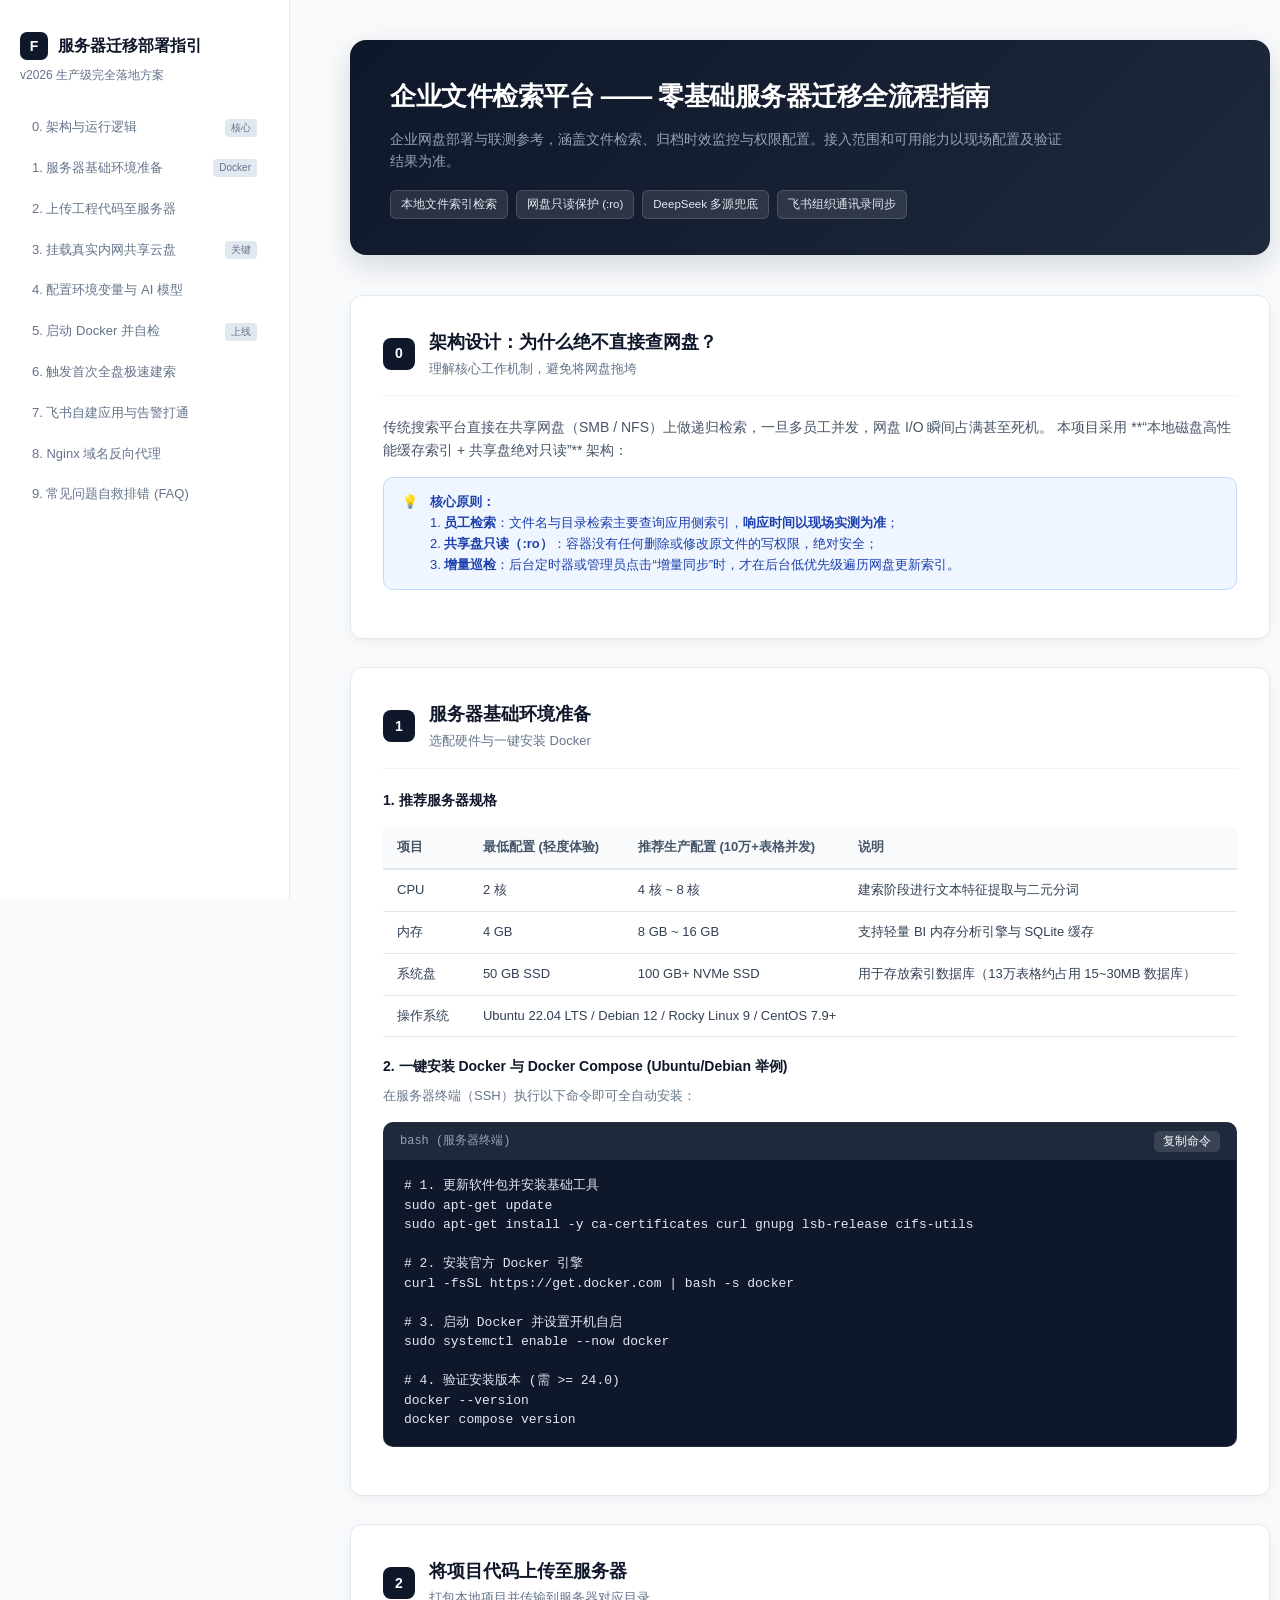
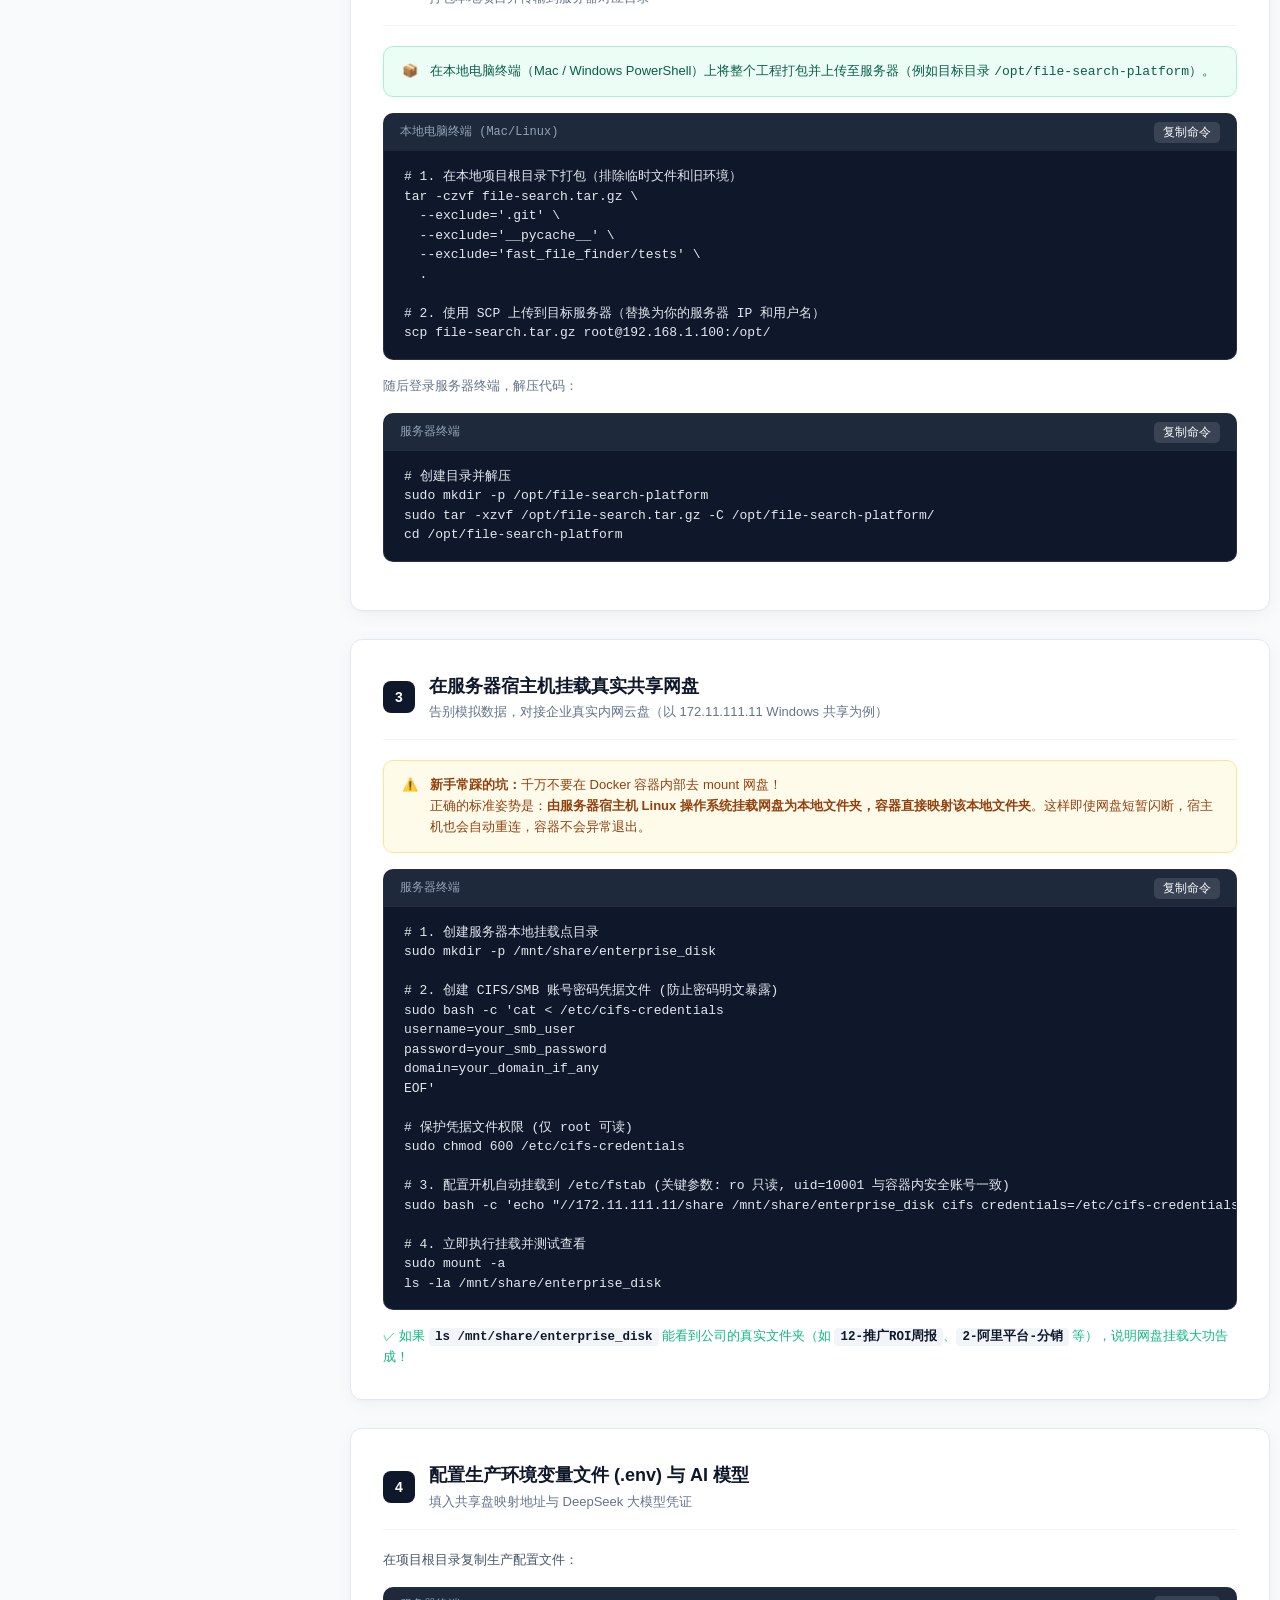
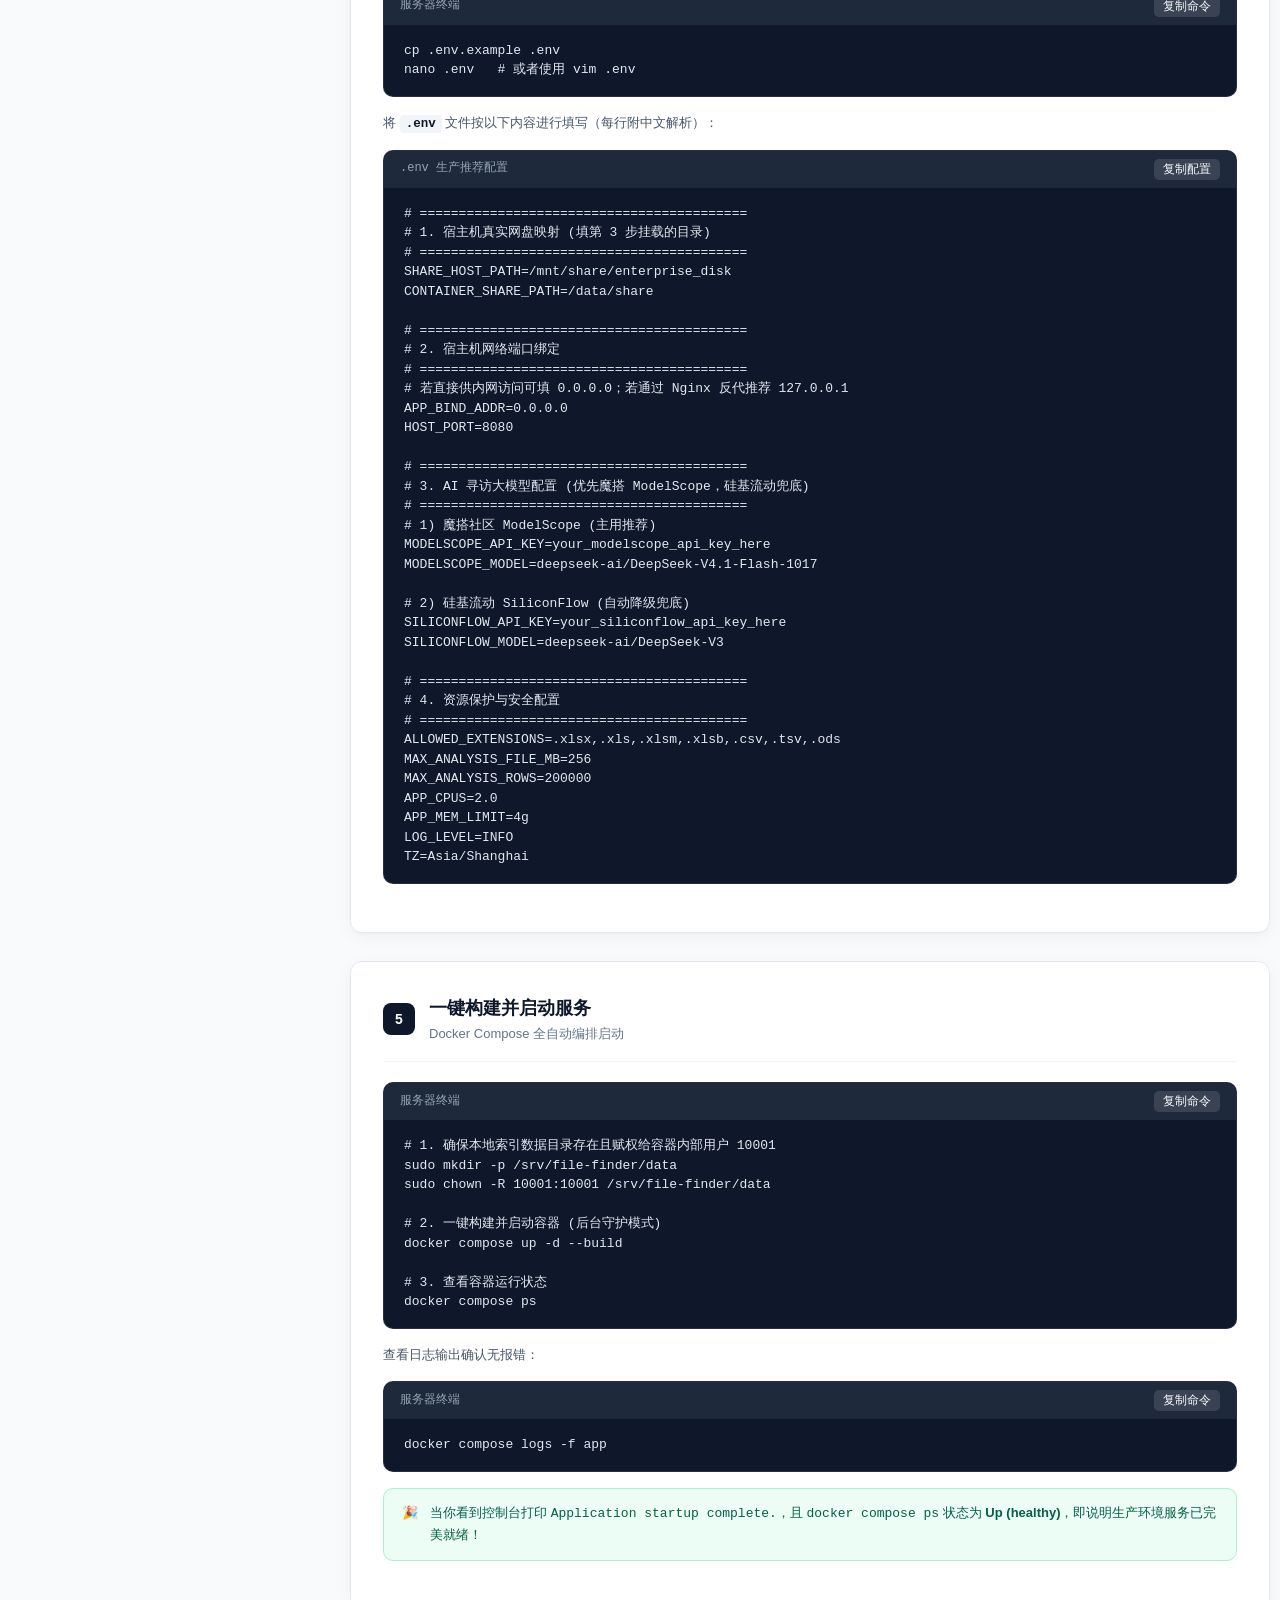
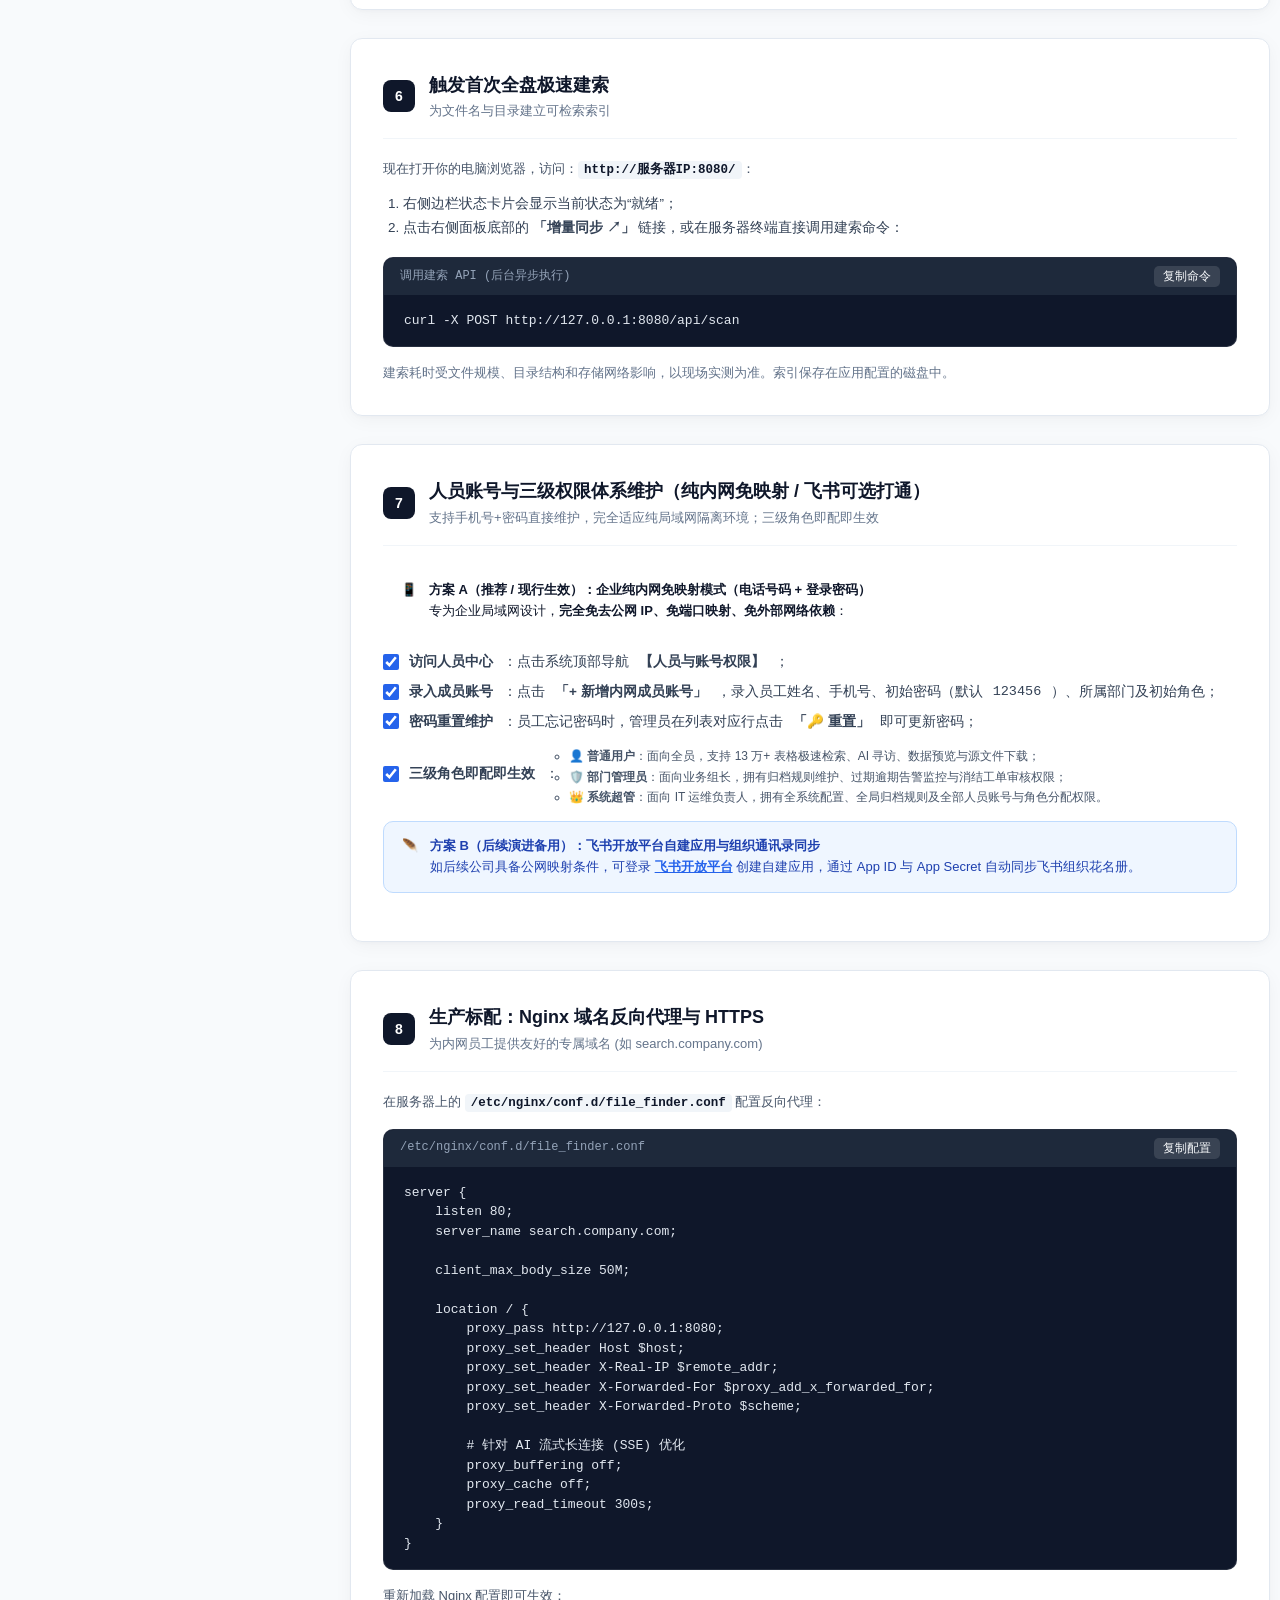
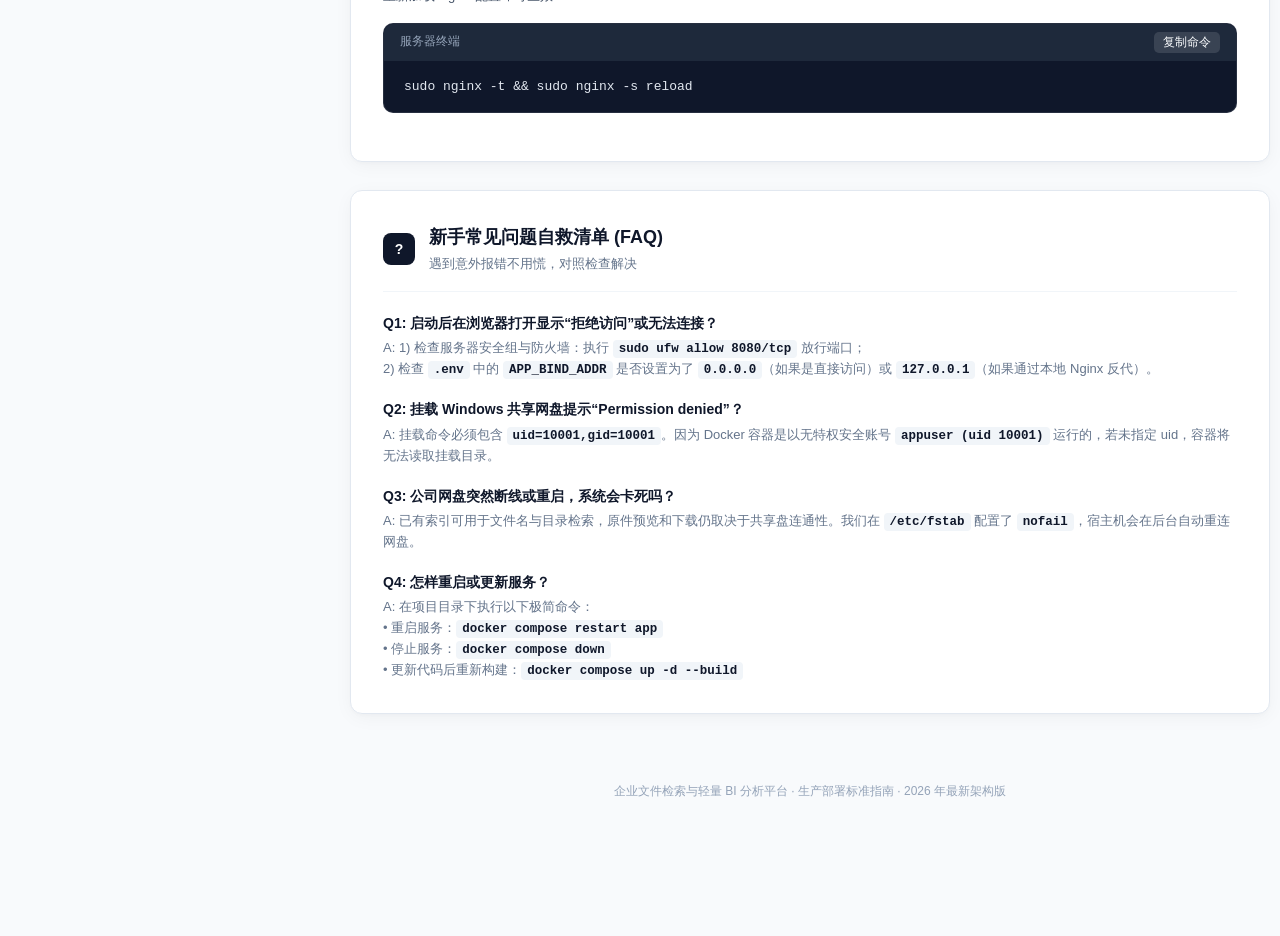
<file: docs/服务器迁移与部署指南.html>
<!DOCTYPE html>
<html lang="zh-CN">
<head>
  <meta charset="UTF-8">
  <meta name="viewport" content="width=device-width, initial-scale=1.0">
  <title>企业文件检索与轻量 BI 平台 —— 服务器保姆级迁移与部署指南</title>
  <style>
    :root {
      --bg: #F8FAFC;
      --card-bg: #FFFFFF;
      --text-main: #0F172A;
      --text-muted: #64748B;
      --line: #E2E8F0;
      --primary: #0F172A;
      --accent: #2563EB;
      --success: #10B981;
      --warning: #F59E0B;
      --danger: #EF4444;
      --code-bg: #0F172A;
      --code-text: #F8FAFC;
      --radius: 12px;
      --shadow: 0 4px 20px -2px rgba(15, 23, 42, 0.05), 0 2px 6px -1px rgba(15, 23, 42, 0.03);
    }
    * { box-sizing: border-box; margin: 0; padding: 0; }
    body {
      font-family: -apple-system, BlinkMacSystemFont, "Segoe UI", Roboto, "PingFang SC", "Hiragino Sans GB", "Microsoft YaHei", sans-serif;
      background: var(--bg);
      color: var(--text-main);
      line-height: 1.6;
      -webkit-font-smoothing: antialiased;
    }
    .layout {
      display: flex;
      max-width: 1380px;
      margin: 0 auto;
      min-height: 100vh;
    }
    /* 侧边导航 */
    .sidebar {
      width: 290px;
      position: sticky;
      top: 0;
      height: 100vh;
      overflow-y: auto;
      padding: 32px 20px;
      border-right: 1px solid var(--line);
      background: #FFFFFF;
      flex-shrink: 0;
    }
    .brand-title {
      font-size: 16px;
      font-weight: 800;
      color: var(--text-main);
      display: flex;
      align-items: center;
      gap: 10px;
      margin-bottom: 6px;
    }
    .brand-logo {
      width: 28px;
      height: 28px;
      background: #0F172A;
      color: #FFF;
      border-radius: 7px;
      display: grid;
      place-items: center;
      font-size: 14px;
      font-weight: 900;
    }
    .brand-subtitle {
      font-size: 12px;
      color: var(--text-muted);
      margin-bottom: 24px;
    }
    .nav-list {
      list-style: none;
      display: flex;
      flex-direction: column;
      gap: 4px;
    }
    .nav-item a {
      display: flex;
      align-items: center;
      gap: 8px;
      padding: 8px 12px;
      border-radius: 8px;
      color: var(--text-muted);
      text-decoration: none;
      font-size: 13px;
      font-weight: 500;
      transition: all 0.15s;
    }
    .nav-item a:hover {
      background: #F1F5F9;
      color: var(--text-main);
    }
    .nav-badge {
      font-size: 10px;
      padding: 1px 6px;
      background: #E2E8F0;
      border-radius: 4px;
      margin-left: auto;
    }

    /* 主内容区 */
    .main-content {
      flex: 1;
      padding: 40px 60px 100px;
      max-width: 1040px;
    }
    .header-banner {
      background: linear-gradient(135deg, #0F172A 0%, #1E293B 100%);
      color: #FFFFFF;
      border-radius: 16px;
      padding: 36px 40px;
      margin-bottom: 40px;
      box-shadow: 0 10px 30px rgba(15, 23, 42, 0.15);
      position: relative;
      overflow: hidden;
    }
    .header-banner h1 {
      font-size: 26px;
      font-weight: 800;
      letter-spacing: -0.5px;
      margin-bottom: 10px;
    }
    .header-banner p {
      font-size: 14px;
      color: #94A3B8;
      max-width: 680px;
      line-height: 1.6;
    }
    .badge-pills {
      display: flex;
      gap: 8px;
      margin-top: 18px;
    }
    .badge-pill {
      font-size: 11.5px;
      padding: 4px 10px;
      border-radius: 6px;
      background: rgba(255, 255, 255, 0.1);
      border: 1px solid rgba(255, 255, 255, 0.15);
      color: #E2E8F0;
      font-weight: 500;
    }

    /* 步骤卡片 */
    .step-section {
      background: var(--card-bg);
      border: 1px solid var(--line);
      border-radius: var(--radius);
      padding: 32px;
      margin-bottom: 28px;
      box-shadow: var(--shadow);
      position: relative;
    }
    .step-header {
      display: flex;
      align-items: center;
      gap: 14px;
      margin-bottom: 20px;
      border-bottom: 1px solid #F1F5F9;
      padding-bottom: 16px;
    }
    .step-number {
      width: 32px;
      height: 32px;
      border-radius: 8px;
      background: #0F172A;
      color: #FFF;
      font-weight: 800;
      font-size: 14px;
      display: grid;
      place-items: center;
      flex-shrink: 0;
    }
    .step-title {
      font-size: 18px;
      font-weight: 700;
      color: var(--text-main);
    }
    .step-desc {
      font-size: 13px;
      color: var(--text-muted);
      margin-top: 2px;
    }

    /* 说明与提示框 */
    .callout {
      border-radius: 10px;
      padding: 14px 18px;
      margin: 16px 0;
      font-size: 13px;
      line-height: 1.6;
      display: flex;
      gap: 12px;
    }
    .callout-info { background: #EFF6FF; border: 1px solid #BFDBFE; color: #1E40AF; }
    .callout-warn { background: #FFFBEB; border: 1px solid #FDE68A; color: #92400E; }
    .callout-tip { background: #ECFDF5; border: 1px solid #A7F3D0; color: #065F46; }
    .callout-danger { background: #FEF2F2; border: 1px solid #FECACA; color: #991B1B; }

    /* 代码块与复制按钮 */
    .code-frame {
      background: var(--code-bg);
      border-radius: 10px;
      margin: 16px 0;
      overflow: hidden;
      border: 1px solid rgba(255, 255, 255, 0.1);
    }
    .code-top {
      background: #1E293B;
      padding: 8px 16px;
      display: flex;
      justify-content: space-between;
      align-items: center;
      font-size: 12px;
      color: #94A3B8;
      font-family: ui-monospace, SFMono-Regular, Menlo, monospace;
    }
    .copy-btn {
      background: rgba(255, 255, 255, 0.12);
      border: none;
      color: #F8FAFC;
      font-size: 11.5px;
      padding: 3px 9px;
      border-radius: 5px;
      cursor: pointer;
      transition: background 0.15s;
    }
    .copy-btn:hover { background: rgba(255, 255, 255, 0.25); }
    pre {
      padding: 16px 20px;
      overflow-x: auto;
      font-family: ui-monospace, SFMono-Regular, Menlo, Consolas, monospace;
      font-size: 13px;
      color: #E2E8F0;
      line-height: 1.5;
    }
    code {
      font-family: ui-monospace, SFMono-Regular, Menlo, monospace;
    }
    p code {
      background: #F1F5F9;
      color: #0F172A;
      padding: 2px 6px;
      border-radius: 4px;
      font-size: 12.5px;
      font-weight: 600;
    }

    /* 表格 */
    .guide-table {
      width: 100%;
      border-collapse: collapse;
      margin: 16px 0;
      font-size: 13px;
    }
    .guide-table th {
      background: #F8FAFC;
      text-align: left;
      padding: 10px 14px;
      border-bottom: 2px solid var(--line);
      color: #475569;
      font-weight: 600;
    }
    .guide-table td {
      padding: 10px 14px;
      border-bottom: 1px solid var(--line);
      color: #334155;
    }

    /* 检查清单 */
    .checklist {
      list-style: none;
      margin: 14px 0;
      display: flex;
      flex-direction: column;
      gap: 8px;
    }
    .check-item {
      display: flex;
      align-items: center;
      gap: 10px;
      font-size: 13.5px;
      color: #334155;
    }
    .check-item input[type="checkbox"] {
      width: 16px;
      height: 16px;
      accent-color: #2563EB;
      cursor: pointer;
    }

    /* 滚动条 */
    ::-webkit-scrollbar { width: 6px; height: 6px; }
    ::-webkit-scrollbar-thumb { background: #CBD5E1; border-radius: 3px; }
    ::-webkit-scrollbar-thumb:hover { background: #94A3B8; }
  </style>
</head>
<body>

<div class="layout">
  <!-- 侧边导航目录 -->
  <aside class="sidebar">
    <div class="brand-title">
      <div class="brand-logo">F</div>
      <span>服务器迁移部署指引</span>
    </div>
    <div class="brand-subtitle">v2026 生产级完全落地方案</div>

    <ul class="nav-list">
      <li class="nav-item"><a href="#step0"><span>0. 架构与运行逻辑</span><span class="nav-badge">核心</span></a></li>
      <li class="nav-item"><a href="#step1"><span>1. 服务器基础环境准备</span><span class="nav-badge">Docker</span></a></li>
      <li class="nav-item"><a href="#step2"><span>2. 上传工程代码至服务器</span></a></li>
      <li class="nav-item"><a href="#step3"><span>3. 挂载真实内网共享云盘</span><span class="nav-badge">关键</span></a></li>
      <li class="nav-item"><a href="#step4"><span>4. 配置环境变量与 AI 模型</span></a></li>
      <li class="nav-item"><a href="#step5"><span>5. 启动 Docker 并自检</span><span class="nav-badge">上线</span></a></li>
      <li class="nav-item"><a href="#step6"><span>6. 触发首次全盘极速建索</span></a></li>
      <li class="nav-item"><a href="#step7"><span>7. 飞书自建应用与告警打通</span></a></li>
      <li class="nav-item"><a href="#step8"><span>8. Nginx 域名反向代理</span></a></li>
      <li class="nav-item"><a href="#faq"><span>9. 常见问题自救排错 (FAQ)</span></a></li>
    </ul>
  </aside>

  <!-- 正文主视区 -->
  <main class="main-content">
    <div class="header-banner">
      <h1>企业文件检索平台 —— 零基础服务器迁移全流程指南</h1>
      <p>企业网盘部署与联测参考，涵盖文件检索、归档时效监控与权限配置。接入范围和可用能力以现场配置及验证结果为准。</p>
      <div class="badge-pills">
        <span class="badge-pill">本地文件索引检索</span>
        <span class="badge-pill">网盘只读保护 (:ro)</span>
        <span class="badge-pill">DeepSeek 多源兜底</span>
        <span class="badge-pill">飞书组织通讯录同步</span>
      </div>
    </div>

    <!-- 步骤 0 -->
    <section class="step-section" id="step0">
      <div class="step-header">
        <div class="step-number">0</div>
        <div>
          <div class="step-title">架构设计：为什么绝不直接查网盘？</div>
          <div class="step-desc">理解核心工作机制，避免将网盘拖垮</div>
        </div>
      </div>
      <p style="font-size:14px;color:#475569">
        传统搜索平台直接在共享网盘（SMB / NFS）上做递归检索，一旦多员工并发，网盘 I/O 瞬间占满甚至死机。
        本项目采用 **“本地磁盘高性能缓存索引 + 共享盘绝对只读”** 架构：
      </p>
      
      <div class="callout callout-info">
        <div>💡</div>
        <div>
          <b>核心原则：</b><br>
          1. <b>员工检索</b>：文件名与目录检索主要查询应用侧索引，<b>响应时间以现场实测为准</b>；<br>
          2. <b>共享盘只读（:ro）</b>：容器没有任何删除或修改原文件的写权限，绝对安全；<br>
          3. <b>增量巡检</b>：后台定时器或管理员点击“增量同步”时，才在后台低优先级遍历网盘更新索引。
        </div>
      </div>
    </section>

    <!-- 步骤 1 -->
    <section class="step-section" id="step1">
      <div class="step-header">
        <div class="step-number">1</div>
        <div>
          <div class="step-title">服务器基础环境准备</div>
          <div class="step-desc">选配硬件与一键安装 Docker</div>
        </div>
      </div>

      <h4 style="font-size:14px;margin-bottom:8px">1. 推荐服务器规格</h4>
      <table class="guide-table">
        <thead>
          <tr>
            <th>项目</th>
            <th>最低配置 (轻度体验)</th>
            <th>推荐生产配置 (10万+表格并发)</th>
            <th>说明</th>
          </tr>
        </thead>
        <tbody>
          <tr>
            <td>CPU</td>
            <td>2 核</td>
            <td>4 核 ~ 8 核</td>
            <td>建索阶段进行文本特征提取与二元分词</td>
          </tr>
          <tr>
            <td>内存</td>
            <td>4 GB</td>
            <td>8 GB ~ 16 GB</td>
            <td>支持轻量 BI 内存分析引擎与 SQLite 缓存</td>
          </tr>
          <tr>
            <td>系统盘</td>
            <td>50 GB SSD</td>
            <td>100 GB+ NVMe SSD</td>
            <td>用于存放索引数据库（13万表格约占用 15~30MB 数据库）</td>
          </tr>
          <tr>
            <td>操作系统</td>
            <td colspan="3">Ubuntu 22.04 LTS / Debian 12 / Rocky Linux 9 / CentOS 7.9+</td>
          </tr>
        </tbody>
      </table>

      <h4 style="font-size:14px;margin:18px 0 8px">2. 一键安装 Docker 与 Docker Compose (Ubuntu/Debian 举例)</h4>
      <p style="font-size:13px;color:#64748B">在服务器终端（SSH）执行以下命令即可全自动安装：</p>
      
      <div class="code-frame">
        <div class="code-top">
          <span>bash (服务器终端)</span>
          <button class="copy-btn" onclick="copyCode(this)">复制命令</button>
        </div>
        <pre><code># 1. 更新软件包并安装基础工具
sudo apt-get update
sudo apt-get install -y ca-certificates curl gnupg lsb-release cifs-utils

# 2. 安装官方 Docker 引擎
curl -fsSL https://get.docker.com | bash -s docker

# 3. 启动 Docker 并设置开机自启
sudo systemctl enable --now docker

# 4. 验证安装版本 (需 >= 24.0)
docker --version
docker compose version</code></pre>
      </div>
    </section>

    <!-- 步骤 2 -->
    <section class="step-section" id="step2">
      <div class="step-header">
        <div class="step-number">2</div>
        <div>
          <div class="step-title">将项目代码上传至服务器</div>
          <div class="step-desc">打包本地项目并传输到服务器对应目录</div>
        </div>
      </div>

      <div class="callout callout-tip">
        <div>📦</div>
        <div>
          在本地电脑终端（Mac / Windows PowerShell）上将整个工程打包并上传至服务器（例如目标目录 <code>/opt/file-search-platform</code>）。
        </div>
      </div>

      <div class="code-frame">
        <div class="code-top">
          <span>本地电脑终端 (Mac/Linux)</span>
          <button class="copy-btn" onclick="copyCode(this)">复制命令</button>
        </div>
        <pre><code># 1. 在本地项目根目录下打包（排除临时文件和旧环境）
tar -czvf file-search.tar.gz \
  --exclude='.git' \
  --exclude='__pycache__' \
  --exclude='fast_file_finder/tests' \
  .

# 2. 使用 SCP 上传到目标服务器（替换为你的服务器 IP 和用户名）
scp file-search.tar.gz root@192.168.1.100:/opt/</code></pre>
      </div>

      <p style="font-size:13px;color:#64748B;margin-top:10px">随后登录服务器终端，解压代码：</p>
      <div class="code-frame">
        <div class="code-top">
          <span>服务器终端</span>
          <button class="copy-btn" onclick="copyCode(this)">复制命令</button>
        </div>
        <pre><code># 创建目录并解压
sudo mkdir -p /opt/file-search-platform
sudo tar -xzvf /opt/file-search.tar.gz -C /opt/file-search-platform/
cd /opt/file-search-platform</code></pre>
      </div>
    </section>

    <!-- 步骤 3 -->
    <section class="step-section" id="step3">
      <div class="step-header">
        <div class="step-number">3</div>
        <div>
          <div class="step-title">在服务器宿主机挂载真实共享网盘</div>
          <div class="step-desc">告别模拟数据，对接企业真实内网云盘（以 172.11.111.11 Windows 共享为例）</div>
        </div>
      </div>

      <div class="callout callout-warn">
        <div>⚠️</div>
        <div>
          <b>新手常踩的坑：</b>千万不要在 Docker 容器内部去 mount 网盘！<br>
          正确的标准姿势是：<b>由服务器宿主机 Linux 操作系统挂载网盘为本地文件夹，容器直接映射该本地文件夹</b>。这样即使网盘短暂闪断，宿主机也会自动重连，容器不会异常退出。
        </div>
      </div>

      <div class="code-frame">
        <div class="code-top">
          <span>服务器终端</span>
          <button class="copy-btn" onclick="copyCode(this)">复制命令</button>
        </div>
        <pre><code># 1. 创建服务器本地挂载点目录
sudo mkdir -p /mnt/share/enterprise_disk

# 2. 创建 CIFS/SMB 账号密码凭据文件 (防止密码明文暴露)
sudo bash -c 'cat <<EOF > /etc/cifs-credentials
username=your_smb_user
password=your_smb_password
domain=your_domain_if_any
EOF'

# 保护凭据文件权限 (仅 root 可读)
sudo chmod 600 /etc/cifs-credentials

# 3. 配置开机自动挂载到 /etc/fstab (关键参数: ro 只读, uid=10001 与容器内安全账号一致)
sudo bash -c 'echo "//172.11.111.11/share /mnt/share/enterprise_disk cifs credentials=/etc/cifs-credentials,ro,uid=10001,gid=10001,iocharset=utf8,nofail 0 0" >> /etc/fstab'

# 4. 立即执行挂载并测试查看
sudo mount -a
ls -la /mnt/share/enterprise_disk</code></pre>
      </div>
      <p style="font-size:12.5px;color:#10B981">✓ 如果 <code>ls /mnt/share/enterprise_disk</code> 能看到公司的真实文件夹（如 <code>12-推广ROI周报</code>、<code>2-阿里平台-分销</code> 等），说明网盘挂载大功告成！</p>
    </section>

    <!-- 步骤 4 -->
    <section class="step-section" id="step4">
      <div class="step-header">
        <div class="step-number">4</div>
        <div>
          <div class="step-title">配置生产环境变量文件 (.env) 与 AI 模型</div>
          <div class="step-desc">填入共享盘映射地址与 DeepSeek 大模型凭证</div>
        </div>
      </div>

      <p style="font-size:13px;color:#475569">在项目根目录复制生产配置文件：</p>
      <div class="code-frame">
        <div class="code-top">
          <span>服务器终端</span>
          <button class="copy-btn" onclick="copyCode(this)">复制命令</button>
        </div>
        <pre><code>cp .env.example .env
nano .env   # 或者使用 vim .env</code></pre>
      </div>

      <p style="font-size:13px;color:#475569;margin-top:10px">将 <code>.env</code> 文件按以下内容进行填写（每行附中文解析）：</p>
      <div class="code-frame">
        <div class="code-top">
          <span>.env 生产推荐配置</span>
          <button class="copy-btn" onclick="copyCode(this)">复制配置</button>
        </div>
        <pre><code># ==========================================
# 1. 宿主机真实网盘映射 (填第 3 步挂载的目录)
# ==========================================
SHARE_HOST_PATH=/mnt/share/enterprise_disk
CONTAINER_SHARE_PATH=/data/share

# ==========================================
# 2. 宿主机网络端口绑定
# ==========================================
# 若直接供内网访问可填 0.0.0.0；若通过 Nginx 反代推荐 127.0.0.1
APP_BIND_ADDR=0.0.0.0
HOST_PORT=8080

# ==========================================
# 3. AI 寻访大模型配置 (优先魔搭 ModelScope，硅基流动兜底)
# ==========================================
# 1) 魔搭社区 ModelScope (主用推荐)
MODELSCOPE_API_KEY=your_modelscope_api_key_here
MODELSCOPE_MODEL=deepseek-ai/DeepSeek-V4.1-Flash-1017

# 2) 硅基流动 SiliconFlow (自动降级兜底)
SILICONFLOW_API_KEY=your_siliconflow_api_key_here
SILICONFLOW_MODEL=deepseek-ai/DeepSeek-V3

# ==========================================
# 4. 资源保护与安全配置
# ==========================================
ALLOWED_EXTENSIONS=.xlsx,.xls,.xlsm,.xlsb,.csv,.tsv,.ods
MAX_ANALYSIS_FILE_MB=256
MAX_ANALYSIS_ROWS=200000
APP_CPUS=2.0
APP_MEM_LIMIT=4g
LOG_LEVEL=INFO
TZ=Asia/Shanghai</code></pre>
      </div>
    </section>

    <!-- 步骤 5 -->
    <section class="step-section" id="step5">
      <div class="step-header">
        <div class="step-number">5</div>
        <div>
          <div class="step-title">一键构建并启动服务</div>
          <div class="step-desc">Docker Compose 全自动编排启动</div>
        </div>
      </div>

      <div class="code-frame">
        <div class="code-top">
          <span>服务器终端</span>
          <button class="copy-btn" onclick="copyCode(this)">复制命令</button>
        </div>
        <pre><code># 1. 确保本地索引数据目录存在且赋权给容器内部用户 10001
sudo mkdir -p /srv/file-finder/data
sudo chown -R 10001:10001 /srv/file-finder/data

# 2. 一键构建并启动容器 (后台守护模式)
docker compose up -d --build

# 3. 查看容器运行状态
docker compose ps</code></pre>
      </div>

      <p style="font-size:13px;color:#475569">查看日志输出确认无报错：</p>
      <div class="code-frame">
        <div class="code-top">
          <span>服务器终端</span>
          <button class="copy-btn" onclick="copyCode(this)">复制命令</button>
        </div>
        <pre><code>docker compose logs -f app</code></pre>
      </div>

      <div class="callout callout-tip">
        <div>🎉</div>
        <div>
          当你看到控制台打印 <code>Application startup complete.</code>，且 <code>docker compose ps</code> 状态为 <b>Up (healthy)</b>，即说明生产环境服务已完美就绪！
        </div>
      </div>
    </section>

    <!-- 步骤 6 -->
    <section class="step-section" id="step6">
      <div class="step-header">
        <div class="step-number">6</div>
        <div>
          <div class="step-title">触发首次全盘极速建索</div>
          <div class="step-desc">为文件名与目录建立可检索索引</div>
        </div>
      </div>

      <p style="font-size:13px;color:#475569">
        现在打开你的电脑浏览器，访问：<code>http://服务器IP:8080/</code>：
      </p>
      <ol style="font-size:13.5px;color:#334155;margin:12px 0 16px 20px;line-height:1.8">
        <li>右侧边栏状态卡片会显示当前状态为“就绪”；</li>
        <li>点击右侧面板底部的 <b>「增量同步 ↗」</b> 链接，或在服务器终端直接调用建索命令：</li>
      </ol>

      <div class="code-frame">
        <div class="code-top">
          <span>调用建索 API (后台异步执行)</span>
          <button class="copy-btn" onclick="copyCode(this)">复制命令</button>
        </div>
        <pre><code>curl -X POST http://127.0.0.1:8080/api/scan</code></pre>
      </div>
      <p style="font-size:12.5px;color:#64748B">建索耗时受文件规模、目录结构和存储网络影响，以现场实测为准。索引保存在应用配置的磁盘中。</p>
    </section>

    <!-- 步骤 7 -->
    <section class="step-section" id="step7">
      <div class="step-header">
        <div class="step-number">7</div>
        <div>
          <div class="step-title">人员账号与三级权限体系维护（纯内网免映射 / 飞书可选打通）</div>
          <div class="step-desc">支持手机号+密码直接维护，完全适应纯局域网隔离环境；三级角色即配即生效</div>
        </div>
      </div>

      <div class="callout callout-success">
        <div>📱</div>
        <div>
          <b>方案 A（推荐 / 现行生效）：企业纯内网免映射模式（电话号码 + 登录密码）</b><br>
          专为企业局域网设计，<b>完全免去公网 IP、免端口映射、免外部网络依赖</b>：
        </div>
      </div>

      <ul class="checklist">
        <li class="check-item"><input type="checkbox" checked> <b>访问人员中心</b>：点击系统顶部导航 <b>【人员与账号权限】</b>；</li>
        <li class="check-item"><input type="checkbox" checked> <b>录入成员账号</b>：点击 <b>「+ 新增内网成员账号」</b>，录入员工姓名、手机号、初始密码（默认 <code>123456</code>）、所属部门及初始角色；</li>
        <li class="check-item"><input type="checkbox" checked> <b>密码重置维护</b>：员工忘记密码时，管理员在列表对应行点击 <b>「🔑 重置」</b> 即可更新密码；</li>
        <li class="check-item"><input type="checkbox" checked> <b>三级角色即配即生效</b>：
          <ul style="margin-top:6px;font-size:12px;color:#475569;line-height:1.7">
            <li>👤 <b>普通用户</b>：面向全员，支持 13 万+ 表格极速检索、AI 寻访、数据预览与源文件下载；</li>
            <li>🛡️ <b>部门管理员</b>：面向业务组长，拥有归档规则维护、过期逾期告警监控与消结工单审核权限；</li>
            <li>👑 <b>系统超管</b>：面向 IT 运维负责人，拥有全系统配置、全局归档规则及全部人员账号与角色分配权限。</li>
          </ul>
        </li>
      </ul>

      <div class="callout callout-info" style="margin-top:14px">
        <div>🪶</div>
        <div>
          <b>方案 B（后续演进备用）：飞书开放平台自建应用与组织通讯录同步</b><br>
          如后续公司具备公网映射条件，可登录 <a href="https://open.feishu.cn/" target="_blank" style="color:#2563EB;font-weight:700">飞书开放平台</a> 创建自建应用，通过 App ID 与 App Secret 自动同步飞书组织花名册。
        </div>
      </div>
    </section>

    <!-- 步骤 8 -->
    <section class="step-section" id="step8">
      <div class="step-header">
        <div class="step-number">8</div>
        <div>
          <div class="step-title">生产标配：Nginx 域名反向代理与 HTTPS</div>
          <div class="step-desc">为内网员工提供友好的专属域名 (如 search.company.com)</div>
        </div>
      </div>

      <p style="font-size:13px;color:#475569">在服务器上的 <code>/etc/nginx/conf.d/file_finder.conf</code> 配置反向代理：</p>
      <div class="code-frame">
        <div class="code-top">
          <span>/etc/nginx/conf.d/file_finder.conf</span>
          <button class="copy-btn" onclick="copyCode(this)">复制配置</button>
        </div>
        <pre><code>server {
    listen 80;
    server_name search.company.com;

    client_max_body_size 50M;

    location / {
        proxy_pass http://127.0.0.1:8080;
        proxy_set_header Host $host;
        proxy_set_header X-Real-IP $remote_addr;
        proxy_set_header X-Forwarded-For $proxy_add_x_forwarded_for;
        proxy_set_header X-Forwarded-Proto $scheme;
        
        # 针对 AI 流式长连接 (SSE) 优化
        proxy_buffering off;
        proxy_cache off;
        proxy_read_timeout 300s;
    }
}</code></pre>
      </div>

      <p style="font-size:13px;color:#475569">重新加载 Nginx 配置即可生效：</p>
      <div class="code-frame">
        <div class="code-top">
          <span>服务器终端</span>
          <button class="copy-btn" onclick="copyCode(this)">复制命令</button>
        </div>
        <pre><code>sudo nginx -t && sudo nginx -s reload</code></pre>
      </div>
    </section>

    <!-- FAQ -->
    <section class="step-section" id="faq">
      <div class="step-header">
        <div class="step-number">?</div>
        <div>
          <div class="step-title">新手常见问题自救清单 (FAQ)</div>
          <div class="step-desc">遇到意外报错不用慌，对照检查解决</div>
        </div>
      </div>

      <div style="display:flex;flex-direction:column;gap:18px">
        <div>
          <h4 style="font-size:14px;color:#0F172A;font-weight:700">Q1: 启动后在浏览器打开显示“拒绝访问”或无法连接？</h4>
          <p style="font-size:13px;color:#64748B;margin-top:4px">
            A: 1) 检查服务器安全组与防火墙：执行 <code>sudo ufw allow 8080/tcp</code> 放行端口；<br>
            2) 检查 <code>.env</code> 中的 <code>APP_BIND_ADDR</code> 是否设置为了 <code>0.0.0.0</code>（如果是直接访问）或 <code>127.0.0.1</code>（如果通过本地 Nginx 反代）。
          </p>
        </div>

        <div>
          <h4 style="font-size:14px;color:#0F172A;font-weight:700">Q2: 挂载 Windows 共享网盘提示“Permission denied”？</h4>
          <p style="font-size:13px;color:#64748B;margin-top:4px">
            A: 挂载命令必须包含 <code>uid=10001,gid=10001</code>。因为 Docker 容器是以无特权安全账号 <code>appuser (uid 10001)</code> 运行的，若未指定 uid，容器将无法读取挂载目录。
          </p>
        </div>

        <div>
          <h4 style="font-size:14px;color:#0F172A;font-weight:700">Q3: 公司网盘突然断线或重启，系统会卡死吗？</h4>
          <p style="font-size:13px;color:#64748B;margin-top:4px">
            A: 已有索引可用于文件名与目录检索，原件预览和下载仍取决于共享盘连通性。我们在 <code>/etc/fstab</code> 配置了 <code>nofail</code>，宿主机会在后台自动重连网盘。
          </p>
        </div>

        <div>
          <h4 style="font-size:14px;color:#0F172A;font-weight:700">Q4: 怎样重启或更新服务？</h4>
          <p style="font-size:13px;color:#64748B;margin-top:4px">
            A: 在项目目录下执行以下极简命令：<br>
            • 重启服务：<code>docker compose restart app</code><br>
            • 停止服务：<code>docker compose down</code><br>
            • 更新代码后重新构建：<code>docker compose up -d --build</code>
          </p>
        </div>
      </div>
    </section>

    <!-- 底部打卡完成提示 -->
    <div style="text-align:center;padding:40px 0;color:#94A3B8;font-size:12px">
      企业文件检索与轻量 BI 分析平台 · 生产部署标准指南 · 2026 年最新架构版
    </div>
  </main>
</div>

<script>
function copyCode(btn) {
  const pre = btn.closest('.code-frame').querySelector('pre');
  const code = pre ? pre.innerText : '';
  navigator.clipboard.writeText(code).then(() => {
    const original = btn.textContent;
    btn.textContent = '✓ 已复制';
    btn.style.background = '#10B981';
    btn.style.color = '#FFFFFF';
    setTimeout(() => {
      btn.textContent = original;
      btn.style.background = '';
      btn.style.color = '';
    }, 2000);
  }).catch(() => {
    alert('复制失败，请手工选择文本复制');
  });
}
</script>

</body>
</html>
</file>
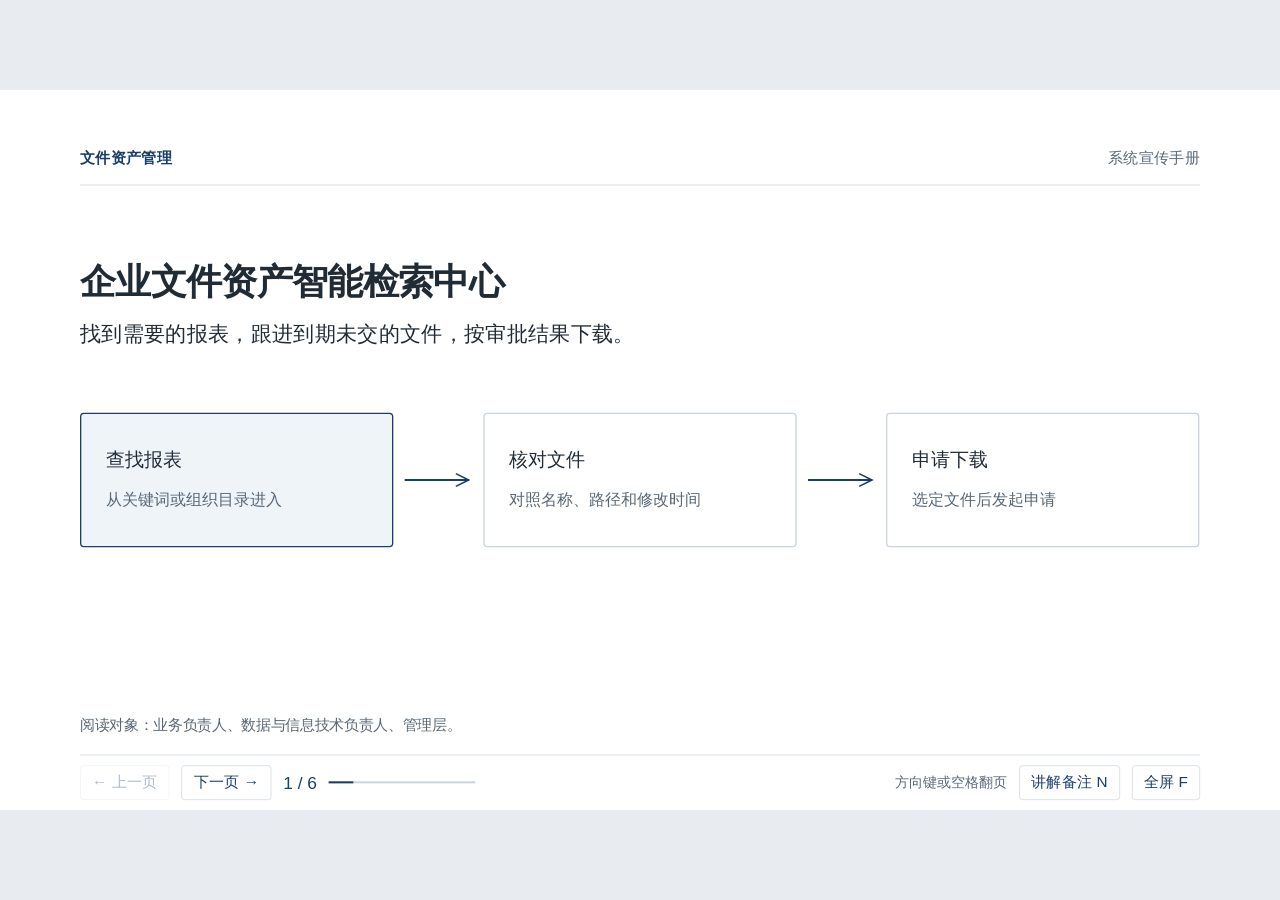
<file: docs/系统宣传手册.html>
<!doctype html>
<html lang="zh-CN"><head><meta charset="utf-8"><meta name="viewport" content="width=device-width,initial-scale=1"><meta name="color-scheme" content="light"><title>企业文件资产智能检索中心 · 系统宣传手册</title>
<style>
:root{--blue:#193e6b;--tint:#eff4f9;--ink:#212b36;--soft:#586777;--line:#cbd4dc}*{box-sizing:border-box}html,body{margin:0;width:100%;height:100%;overflow:hidden}body{background:#e8ecf0;color:var(--ink);font:26px/1.55 -apple-system,BlinkMacSystemFont,"PingFang SC","Microsoft YaHei",sans-serif}#deck{position:absolute;transform-origin:0 0;width:1920px;height:1080px;background:white}section{display:none;height:1080px;width:1920px;position:relative;padding:84px 120px 150px;background:#fff}section.on{display:block;animation:enter .14s ease-out}@keyframes enter{from{opacity:.2}to{opacity:1}}@media(prefers-reduced-motion:reduce){section.on{animation:none}}header{display:flex;justify-content:space-between;align-items:center;border-bottom:1px solid var(--line);padding-bottom:22px;font-size:23px;color:var(--soft)}header b{font-weight:600;color:var(--blue)}h1,h2,h3,p{margin:0}h1,h2{font-size:54px;letter-spacing:-1px;font-weight:650;line-height:1.35;margin:54px 0 18px}h3{font-size:30px;font-weight:600}p{font-size:27px}.sub{color:var(--soft)}.major{font-size:32px}.cover h1{margin-top:108px}.cover figure{margin-top:82px}.scope{position:absolute;bottom:110px;left:120px;right:120px;color:var(--soft);font-size:22px}figure{margin:0}svg{display:block;width:100%;height:auto;color:var(--blue)}svg text{font-family:inherit;font-size:28px;fill:var(--ink)}svg .small{font-size:24px;fill:var(--soft)}svg .frame{fill:white;stroke:var(--line);stroke-width:2}svg .accent{fill:var(--tint);stroke:var(--blue);stroke-width:2}svg path.flow{fill:none;stroke:var(--blue);stroke-width:3}.rows{margin-top:60px}.row{display:grid;grid-template-columns:1fr 1.4fr 1fr;align-items:center;gap:38px;padding:40px 0;border-top:1px solid var(--line)}.row:last-child{border-bottom:1px solid var(--line)}.end{color:var(--blue)}.map{display:grid;grid-template-columns:1fr 1.18fr;gap:52px;margin:55px 0 38px}.map article{border-top:4px solid var(--blue);padding-top:22px}.map p{border-bottom:1px solid var(--line);padding:14px 0}.base{background:var(--tint);padding:24px 30px;display:flex;gap:40px;align-items:center}.split{display:grid;grid-template-columns:480px 1fr;gap:64px;margin-top:48px}.steps{list-style:none;padding:0;margin:0}.steps li{border-top:1px solid var(--line);padding:23px 0}.steps b{display:block;font-size:29px}.steps span{font-size:25px;color:var(--soft)}.window{border:2px solid var(--line);border-radius:8px;overflow:hidden}.window>div{padding:24px 30px}.bar{background:var(--tint);color:var(--blue);font-size:24px;font-weight:600}.query{font-size:30px;border-bottom:1px solid var(--line)}.tags{display:flex;gap:12px}.tags span{border:1px solid var(--line);padding:6px 14px;font-size:23px;border-radius:5px}.details{border-top:1px solid var(--line);color:var(--soft)}.aside{background:#f5f7f9;font-size:25px}.archive{margin-top:42px}.access{grid-template-columns:1.18fr 1fr}.roles{padding-left:30px}.roles h3{margin-top:12px}.roles p{margin:10px 0 32px}.badge{display:inline-block;color:var(--blue);font-size:24px;font-weight:600;margin-right:35px}.window .stage{border-bottom:1px solid var(--line)}nav{position:absolute;left:120px;right:120px;height:83px;bottom:0;display:flex;align-items:center;justify-content:space-between;border-top:1px solid var(--line);background:#fff}nav>div{display:flex;align-items:center;gap:18px}button{background:#fff;color:var(--blue);border:1px solid var(--line);border-radius:5px;padding:7px 17px;font:inherit;font-size:23px;cursor:pointer}button:focus-visible{outline:3px solid var(--blue);outline-offset:3px}button:disabled{opacity:.35;cursor:default}#num{font-variant-numeric:tabular-nums;color:var(--blue)}progress{width:220px;height:3px;appearance:none;border:0;background:var(--line);color:var(--blue)}progress::-webkit-progress-bar{background:var(--line)}progress::-webkit-progress-value{background:var(--blue)}progress::-moz-progress-bar{background:var(--blue)}#notes{position:absolute;bottom:100px;left:120px;right:120px;padding:25px 32px;border:2px solid var(--blue);background:white;z-index:2}#notes b{color:var(--blue);font-size:22px}#speech{white-space:pre-line}nav small{color:var(--soft);font-size:21px}
@page{size:1920px 1080px;margin:0}@media print{html,body{width:1920px;height:auto;overflow:visible;background:white}#deck{position:static;width:1920px;height:auto;transform:none!important}section,section.on{display:block!important;animation:none;break-inside:avoid;break-after:page}section:last-of-type{break-after:auto}nav,#notes{display:none!important}*{-webkit-print-color-adjust:exact;print-color-adjust:exact}}
</style></head><body><main id="deck">
<section class="cover on" data-note="这套系统围绕一份报表从归档到使用的过程展开。|员工可以从检索开始，管理员可以从需要跟进的目录开始。">
<header><b>文件资产管理</b><span>系统宣传手册</span></header>
<h1>企业文件资产智能检索中心</h1><p class="major">找到需要的报表，跟进到期未交的文件，按审批结果下载。</p>
<figure aria-label="员工使用路径"><svg viewBox="0 0 1680 230" role="img" aria-label="查找报表，核对文件，申请下载"><defs><marker id="a" viewBox="0 0 10 10" refX="9" refY="5" markerWidth="8" markerHeight="8" orient="auto"><path d="M1 1 9 5 1 9" fill="none" stroke="#193e6b"/></marker></defs>
<rect class="accent" x="1" y="12" width="468" height="200" rx="5"/><text x="39" y="91">查找报表</text><text class="small" x="39" y="150">从关键词或组织目录进入</text>
<path class="flow" d="M487 112H583" marker-end="url(#a)"/><rect class="frame" x="606" y="12" width="468" height="200" rx="5"/><text x="644" y="91">核对文件</text><text class="small" x="644" y="150">对照名称、路径和修改时间</text>
<path class="flow" d="M1092 112H1188" marker-end="url(#a)"/><rect class="frame" x="1210" y="12" width="468" height="200" rx="5"/><text x="1248" y="91">申请下载</text><text class="small" x="1248" y="150">选定文件后发起申请</text></svg></figure>
<p class="scope">阅读对象：业务负责人、数据与信息技术负责人、管理层。</p></section>
<section data-note="看到一份同名文件，还不能决定它是否适合这次业务。|先核对目录和时间；如果目录到了交付节点还没有更新，再去查看归档待办。">
<header><b>工作场景</b><span>日常报表协作</span></header><h2>同名报表，要先核对再用</h2>
<div class="rows"><div class="row"><h3>该用哪一份？</h3><p class="sub">不同业务目录里有相似的文件名。</p><p class="end">核对所属目录与文件时间</p></div>
<div class="row"><h3>报表交了吗？</h3><p class="sub">到了约定时间，目录还没有更新。</p><p class="end">查找对应规则的逾期待办</p></div>
<div class="row"><h3>谁来批准下载？</h3><p class="sub">员工找到了文件，需要获取原件。</p><p class="end">提交下载申请，交由审批人处理</p></div></div></section>
<section data-note="这张图按日常工作分组，左边是找文件，右边是管理事项。|底部的索引可以理解成文件目录册，维护时可以查看状态或手动刷新。">
<header><b>工作入口</b><span>人员分工</span></header><h2>员工找表，管理员跟进交付</h2>
<div class="map"><article><h3>找文件</h3><p>文件检索：按名称或目录查找</p><p>AI 找表：用业务语言描述需求</p><p>目录浏览：按组织逐级查看</p></article><article><h3>管交付与获取</h3><p>归档合规：设置规则，处理逾期</p><p>下载审批：处理员工的下载申请</p><p>人员权限：区分管理和责任角色</p></article></div>
<div class="base"><b>索引与同步</b><span>索引记下可检索的文件信息，方便定位报表。</span></div><p class="scope">维护入口提供索引状态、手动刷新、定时任务与组织架构同步。</p></section>
<section data-note="假设你要找推广投入产出比周报，可以先用熟悉的报表名搜索。|如果只记得它的用途，可以试试 AI 找表，再核对目录、文件时间和报表期次。">
<header><b>文件检索</b><span>使用场景示意</span></header><h2>先缩小范围，再核对期次</h2>
<div class="split"><ul class="steps"><li><b>知道名称</b><span>输入报表关键词。</span></li><li><b>结果太多</b><span>按日期、格式缩小范围。</span></li><li><b>只记得用途</b><span>用业务语言向 AI 找表描述需求。</span></li></ul>
<div class="window"><div class="bar">文件检索　/　流程示意</div><div class="query">推广ROI周报</div><div class="tags"><span>修改日期</span><span>XLSX</span><span>严格匹配</span></div><div class="details">核对结果：文件名称　/　所属路径　/　创建与修改时间</div><div class="aside"><b>AI 找表</b>　结合目录结构和命名规律，推测文件位置。</div></div></div>
<p class="scope">搜索词为流程示例，未展示真实命中。修改时间说明文件何时变动，业务期次仍需核对。</p></section>
<section data-note="先选组织目录，再约定多久应该有新文件；到期检测发现没有更新，就生成带编号的待办。|责任人可提交凭证供管理员审核，扫描发现符合条件的新文件也可以自动关闭待办。">
<header><b>归档合规</b><span>从监控目录到处理待办</span></header><h2>到期未交，生成待办</h2>
<div class="base archive"><b>监控规则示例</b><span>选定业务目录，要求每 7 天有新文件。</span></div>
<figure class="archive"><svg viewBox="0 0 1680 395" role="img" aria-label="设置规则后定时或手动检测；逾期生成待办。可提交凭证由管理员审核，或在扫描发现符合条件的新文件后自动关闭。"><defs><marker id="b" viewBox="0 0 10 10" refX="9" refY="5" markerWidth="8" markerHeight="8" orient="auto"><path d="M1 1 9 5 1 9" fill="none" stroke="#193e6b"/></marker></defs>
<g text-anchor="middle"><rect class="frame" x="1" y="60" width="215" height="116"/><text x="108" y="129">设置规则</text><rect class="frame" x="310" y="60" width="260" height="116"/><text x="440" y="129">定时或手动检测</text><rect class="accent" x="680" y="60" width="255" height="116"/><text x="808" y="129">生成逾期待办</text><rect class="frame" x="1035" y="60" width="267" height="116"/><text x="1168" y="129">责任人提交凭证</text><rect class="frame" x="1405" y="60" width="272" height="116"/><text x="1541" y="129">管理员审核</text><rect class="accent" x="1405" y="249" width="272" height="100"/><text x="1541" y="311">自动关闭</text></g>
<g class="flow" fill="none" stroke="#193e6b" stroke-width="3" marker-end="url(#b)"><path d="M223 118H297"/><path d="M579 118H667"/><path d="M943 118H1022"/><path d="M1311 118H1392"/><path d="M808 183V299H1392"/></g><text x="870" y="280" class="small">扫描到符合条件的新文件</text></svg></figure>
<p class="scope">周期为界面业务说明中的规则示例。待办带有工单编号，方便责任人与管理员核对同一事项。</p></section>
<section data-note="员工选定文件后，下载申请进入审批流程，审批通过后再获取文件。|归档待办里的完成凭证用于说明交付情况，和下载申请是两件不同的事。">
<header><b>下载审批</b><span>文件获取与人员角色</span></header><h2>需要原件时，先申请下载</h2>
<div class="split access"><div class="window"><div class="bar">下载审批　/　处理顺序</div><div class="stage"><span class="badge">申请</span>员工选定文件，发起下载申请。</div><div class="stage"><span class="badge">审批</span>审批人处理该文件的申请。</div><div class="stage"><span class="badge">下载</span>审批通过后，申请人获取文件。</div></div>
<div class="roles"><h3>超级管理员</h3><p>从管理入口查看和处理申请。</p><h3>责任员工</h3><p>需要下载时发起申请；收到归档待办时提交凭证。</p></div></div>
<p class="scope">审批对象是所申请的文件。预览、下载和管理是不同操作。</p></section>
<nav aria-label="幻灯片操作"><div><button id="prev">← 上一页</button><button id="next">下一页 →</button><span id="num" aria-live="polite"></span><progress id="progress" aria-label="阅读进度"></progress></div><div><small>方向键或空格翻页</small><button id="nt" aria-controls="notes" aria-pressed="false">讲解备注 N</button><button id="fs">全屏 F</button></div></nav>
<aside id="notes" hidden><b>讲解备注</b><p id="speech"></p></aside>
</main><script>
(()=>{const el=id=>document.getElementById(id),pages=[...document.querySelectorAll('section')],deck=el('deck');let i=0,noted=false,start;
function fit(){let z=Math.min(innerWidth/1920,innerHeight/1080);Object.assign(deck.style,{left:(innerWidth-1920*z)/2+'px',top:(innerHeight-1080*z)/2+'px',transform:'scale('+z+')'})}
function draw(){pages.forEach((s,n)=>s.classList.toggle('on',n===i));el('prev').disabled=!i;el('next').disabled=i===pages.length-1;el('num').textContent=(i+1)+' / '+pages.length;el('progress').max=pages.length;el('progress').value=i+1;el('speech').textContent=pages[i].dataset.note.split('|').join('\n');el('notes').hidden=!noted;el('nt').setAttribute('aria-pressed',String(noted))}
function move(d){i=Math.max(0,Math.min(pages.length-1,i+d));draw()}function note(){noted=!noted;draw()}async function full(){try{if(document.fullscreenElement)await document.exitFullscreen();else if(document.documentElement.requestFullscreen)await document.documentElement.requestFullscreen()}catch{}}
el('prev').onclick=()=>move(-1);el('next').onclick=()=>move(1);el('nt').onclick=note;el('fs').onclick=full;document.addEventListener('fullscreenchange',()=>{el('fs').textContent=document.fullscreenElement?'退出全屏 F':'全屏 F';fit()});if(!document.fullscreenEnabled)el('fs').hidden=true;
document.addEventListener('keydown',e=>{let t=e.target;if(t.isContentEditable||t.closest('textarea,input,select,[role=textbox]')||e.isComposing||e.ctrlKey||e.altKey||e.metaKey||e.repeat)return;let k=e.key.toLowerCase();if(k==='arrowleft')move(-1);else if(k==='arrowright')move(1);else if(k===' '&&!t.closest('button,a'))move(1);else if(k==='n')note();else if(k==='f')full();else if(k==='escape'&&noted)note();else return;e.preventDefault()});
deck.addEventListener('pointerdown',e=>start=[e.clientX,e.clientY]);deck.addEventListener('click',e=>{if(!e.target.closest('section.on')||e.target.closest('button,a,input,textarea,select,[contenteditable]')||window.getSelection()?.toString()||start&&Math.hypot(start[0]-e.clientX,start[1]-e.clientY)>8)return;move(1)});addEventListener('resize',fit);fit();draw()})();
</script></body>
<!-- 内部审核：共六页：封面一页、业务问题一页、功能与流程四页，无独立技术页。
采用同一对话前文 A 的界面与业务说明；本轮 B、C 未填写。当前界面名称暂用，正式名称和联系方式需确认。
产品简介并入封面与工作入口。省略架构、索引实现、模型请求、检测调度、权限执行与留痕、部署页：缺少本轮确认的技术清单与部署验收范围。
未给出确定的后续交付计划，省略规划页。未宣传暂不实施的报表系列与版本归并、仅扫描变化文件或 NAS 快照差异。
数字：每 7 天源自 A，是目录监控规则示例，不是统计或默认值。页码仅供导航。未使用规模或性能数字：前文演示规模、实际文件包与单轮本机测试口径不同，未合并或外推。
不推断模型输入、数据出网范围、授权过滤环节或链接时效。修改时间不代表业务期次，文件位置推测不等于真实命中。
-->
</html>
</file>
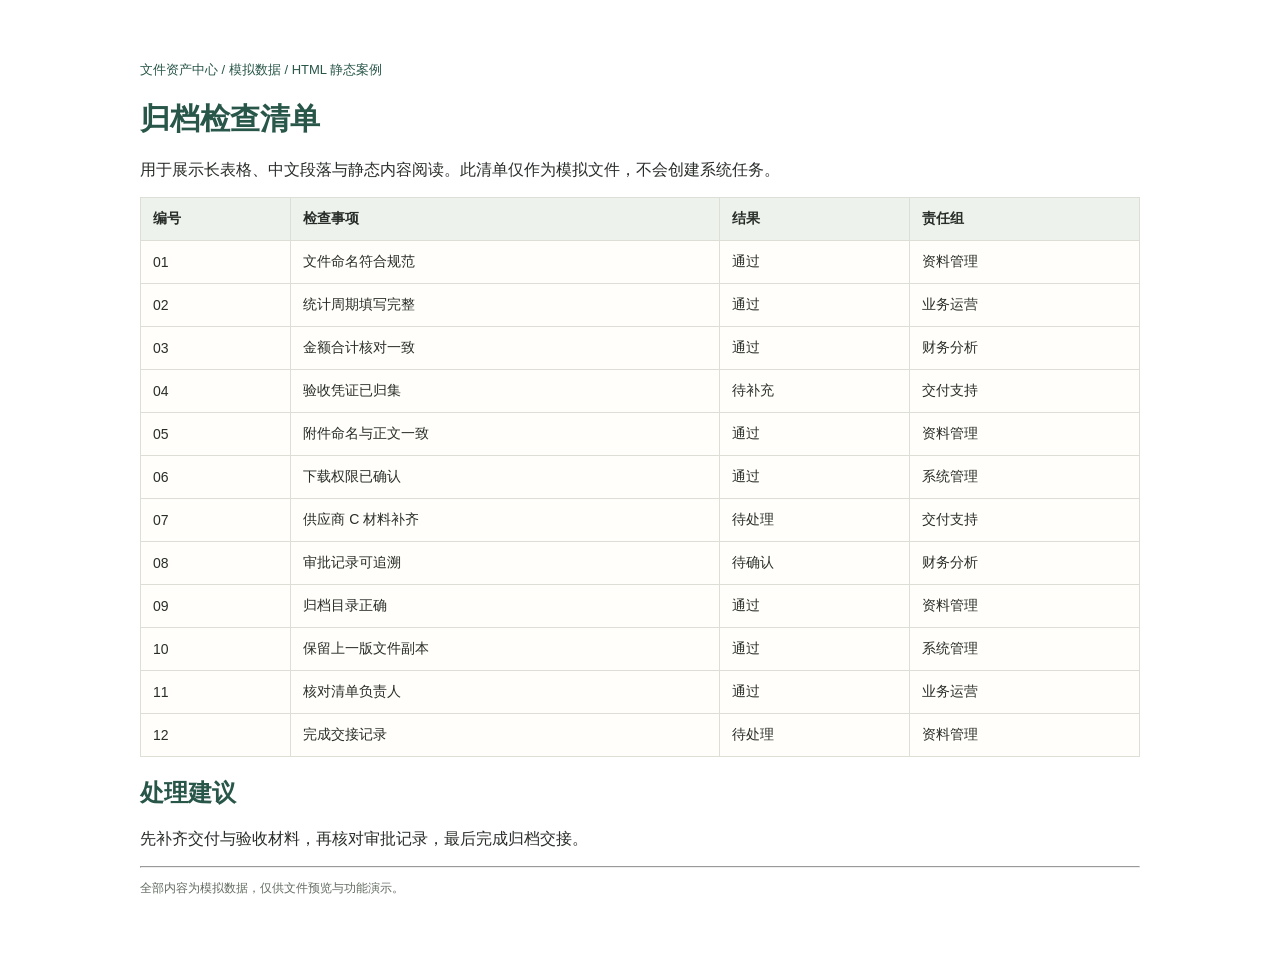
<file: fast_file_finder/static/demo-documents/archive.htm>
<!doctype html><html lang="zh-CN"><head><meta charset="utf-8"><title>归档检查清单</title></head><body><main style="max-width:1000px;margin:24px auto;padding:24px;color:#292d29;font-family:sans-serif"><p style="color:#285649;font-size:13px">文件资产中心 / 模拟数据 / HTML 静态案例</p><h1 style="color:#285649;font-size:30px">归档检查清单</h1><p>用于展示长表格、中文段落与静态内容阅读。此清单仅作为模拟文件，不会创建系统任务。</p><table style="width:100%;border-collapse:collapse;font-size:14px"><tr><th style="padding:12px;border:1px solid #dddfd7;text-align:left;background:#edf2ed">编号</th><th style="padding:12px;border:1px solid #dddfd7;text-align:left;background:#edf2ed">检查事项</th><th style="padding:12px;border:1px solid #dddfd7;text-align:left;background:#edf2ed">结果</th><th style="padding:12px;border:1px solid #dddfd7;text-align:left;background:#edf2ed">责任组</th></tr><tr><td style="padding:12px;border:1px solid #dddfd7;text-align:left;background:#fffefa">01</td><td style="padding:12px;border:1px solid #dddfd7;text-align:left;background:#fffefa">文件命名符合规范</td><td style="padding:12px;border:1px solid #dddfd7;text-align:left;background:#fffefa">通过</td><td style="padding:12px;border:1px solid #dddfd7;text-align:left;background:#fffefa">资料管理</td></tr><tr><td style="padding:12px;border:1px solid #dddfd7;text-align:left;background:#fffefa">02</td><td style="padding:12px;border:1px solid #dddfd7;text-align:left;background:#fffefa">统计周期填写完整</td><td style="padding:12px;border:1px solid #dddfd7;text-align:left;background:#fffefa">通过</td><td style="padding:12px;border:1px solid #dddfd7;text-align:left;background:#fffefa">业务运营</td></tr><tr><td style="padding:12px;border:1px solid #dddfd7;text-align:left;background:#fffefa">03</td><td style="padding:12px;border:1px solid #dddfd7;text-align:left;background:#fffefa">金额合计核对一致</td><td style="padding:12px;border:1px solid #dddfd7;text-align:left;background:#fffefa">通过</td><td style="padding:12px;border:1px solid #dddfd7;text-align:left;background:#fffefa">财务分析</td></tr><tr><td style="padding:12px;border:1px solid #dddfd7;text-align:left;background:#fffefa">04</td><td style="padding:12px;border:1px solid #dddfd7;text-align:left;background:#fffefa">验收凭证已归集</td><td style="padding:12px;border:1px solid #dddfd7;text-align:left;background:#fffefa">待补充</td><td style="padding:12px;border:1px solid #dddfd7;text-align:left;background:#fffefa">交付支持</td></tr><tr><td style="padding:12px;border:1px solid #dddfd7;text-align:left;background:#fffefa">05</td><td style="padding:12px;border:1px solid #dddfd7;text-align:left;background:#fffefa">附件命名与正文一致</td><td style="padding:12px;border:1px solid #dddfd7;text-align:left;background:#fffefa">通过</td><td style="padding:12px;border:1px solid #dddfd7;text-align:left;background:#fffefa">资料管理</td></tr><tr><td style="padding:12px;border:1px solid #dddfd7;text-align:left;background:#fffefa">06</td><td style="padding:12px;border:1px solid #dddfd7;text-align:left;background:#fffefa">下载权限已确认</td><td style="padding:12px;border:1px solid #dddfd7;text-align:left;background:#fffefa">通过</td><td style="padding:12px;border:1px solid #dddfd7;text-align:left;background:#fffefa">系统管理</td></tr><tr><td style="padding:12px;border:1px solid #dddfd7;text-align:left;background:#fffefa">07</td><td style="padding:12px;border:1px solid #dddfd7;text-align:left;background:#fffefa">供应商 C 材料补齐</td><td style="padding:12px;border:1px solid #dddfd7;text-align:left;background:#fffefa">待处理</td><td style="padding:12px;border:1px solid #dddfd7;text-align:left;background:#fffefa">交付支持</td></tr><tr><td style="padding:12px;border:1px solid #dddfd7;text-align:left;background:#fffefa">08</td><td style="padding:12px;border:1px solid #dddfd7;text-align:left;background:#fffefa">审批记录可追溯</td><td style="padding:12px;border:1px solid #dddfd7;text-align:left;background:#fffefa">待确认</td><td style="padding:12px;border:1px solid #dddfd7;text-align:left;background:#fffefa">财务分析</td></tr><tr><td style="padding:12px;border:1px solid #dddfd7;text-align:left;background:#fffefa">09</td><td style="padding:12px;border:1px solid #dddfd7;text-align:left;background:#fffefa">归档目录正确</td><td style="padding:12px;border:1px solid #dddfd7;text-align:left;background:#fffefa">通过</td><td style="padding:12px;border:1px solid #dddfd7;text-align:left;background:#fffefa">资料管理</td></tr><tr><td style="padding:12px;border:1px solid #dddfd7;text-align:left;background:#fffefa">10</td><td style="padding:12px;border:1px solid #dddfd7;text-align:left;background:#fffefa">保留上一版文件副本</td><td style="padding:12px;border:1px solid #dddfd7;text-align:left;background:#fffefa">通过</td><td style="padding:12px;border:1px solid #dddfd7;text-align:left;background:#fffefa">系统管理</td></tr><tr><td style="padding:12px;border:1px solid #dddfd7;text-align:left;background:#fffefa">11</td><td style="padding:12px;border:1px solid #dddfd7;text-align:left;background:#fffefa">核对清单负责人</td><td style="padding:12px;border:1px solid #dddfd7;text-align:left;background:#fffefa">通过</td><td style="padding:12px;border:1px solid #dddfd7;text-align:left;background:#fffefa">业务运营</td></tr><tr><td style="padding:12px;border:1px solid #dddfd7;text-align:left;background:#fffefa">12</td><td style="padding:12px;border:1px solid #dddfd7;text-align:left;background:#fffefa">完成交接记录</td><td style="padding:12px;border:1px solid #dddfd7;text-align:left;background:#fffefa">待处理</td><td style="padding:12px;border:1px solid #dddfd7;text-align:left;background:#fffefa">资料管理</td></tr></table><h2 style="color:#285649">处理建议</h2><p>先补齐交付与验收材料，再核对审批记录，最后完成归档交接。</p><hr><p style="font-size:12px;color:#626b61">全部内容为模拟数据，仅供文件预览与功能演示。</p></main></body></html>
</file>
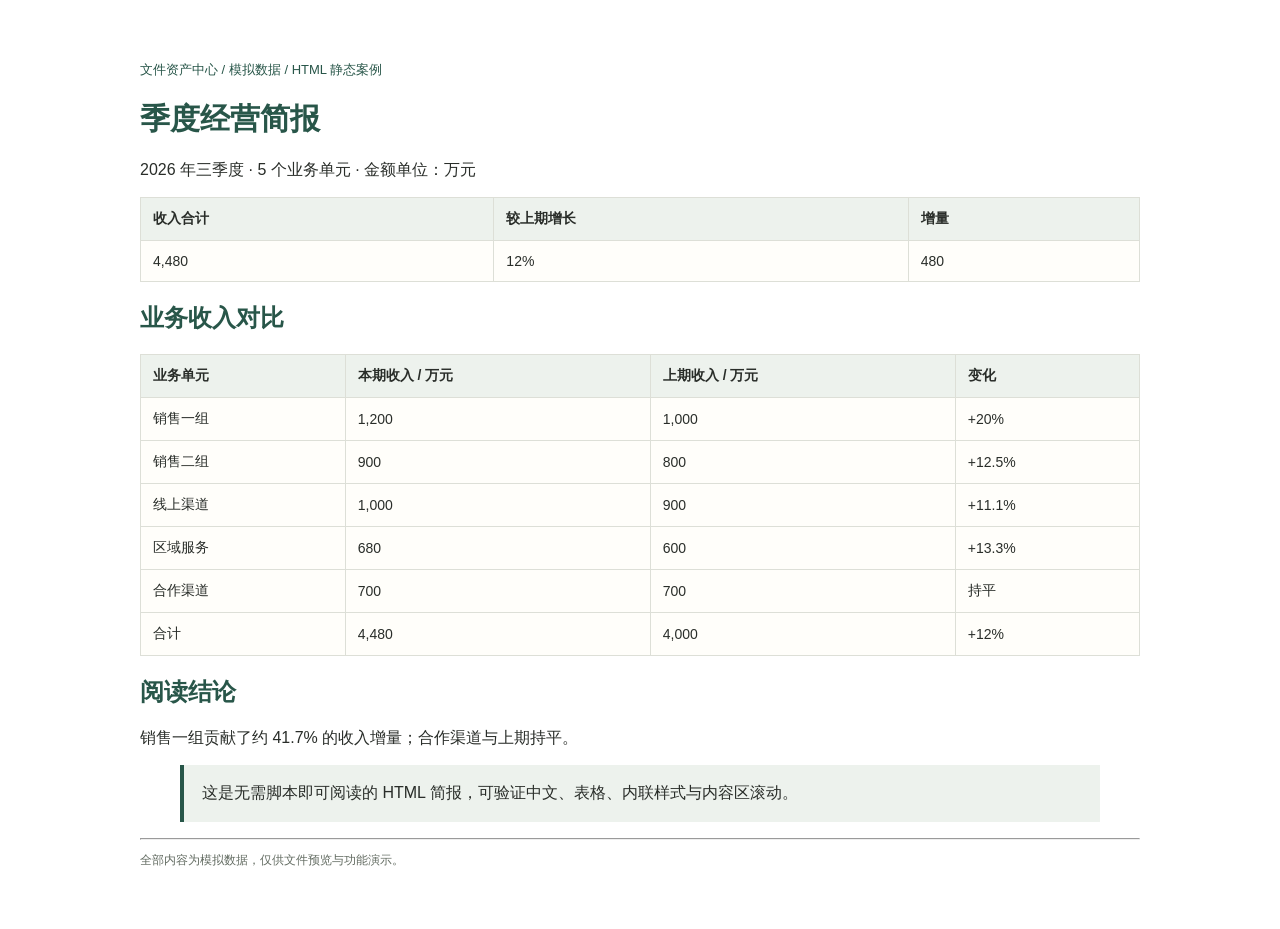
<file: fast_file_finder/static/demo-documents/brief.html>
<!doctype html><html lang="zh-CN"><head><meta charset="utf-8"><title>季度经营简报</title></head><body><main style="max-width:1000px;margin:24px auto;padding:24px;color:#292d29;font-family:sans-serif"><p style="color:#285649;font-size:13px">文件资产中心 / 模拟数据 / HTML 静态案例</p><h1 style="color:#285649;font-size:30px">季度经营简报</h1><p>2026 年三季度 · 5 个业务单元 · 金额单位：万元</p><table style="width:100%;border-collapse:collapse;font-size:14px"><tr><th style="padding:12px;border:1px solid #dddfd7;text-align:left;background:#edf2ed">收入合计</th><th style="padding:12px;border:1px solid #dddfd7;text-align:left;background:#edf2ed">较上期增长</th><th style="padding:12px;border:1px solid #dddfd7;text-align:left;background:#edf2ed">增量</th></tr><tr><td style="padding:12px;border:1px solid #dddfd7;text-align:left;background:#fffefa">4,480</td><td style="padding:12px;border:1px solid #dddfd7;text-align:left;background:#fffefa">12%</td><td style="padding:12px;border:1px solid #dddfd7;text-align:left;background:#fffefa">480</td></tr></table><h2 style="color:#285649">业务收入对比</h2><table style="width:100%;border-collapse:collapse;font-size:14px"><tr><th style="padding:12px;border:1px solid #dddfd7;text-align:left;background:#edf2ed">业务单元</th><th style="padding:12px;border:1px solid #dddfd7;text-align:left;background:#edf2ed">本期收入 / 万元</th><th style="padding:12px;border:1px solid #dddfd7;text-align:left;background:#edf2ed">上期收入 / 万元</th><th style="padding:12px;border:1px solid #dddfd7;text-align:left;background:#edf2ed">变化</th></tr><tr><td style="padding:12px;border:1px solid #dddfd7;text-align:left;background:#fffefa">销售一组</td><td style="padding:12px;border:1px solid #dddfd7;text-align:left;background:#fffefa">1,200</td><td style="padding:12px;border:1px solid #dddfd7;text-align:left;background:#fffefa">1,000</td><td style="padding:12px;border:1px solid #dddfd7;text-align:left;background:#fffefa">+20%</td></tr><tr><td style="padding:12px;border:1px solid #dddfd7;text-align:left;background:#fffefa">销售二组</td><td style="padding:12px;border:1px solid #dddfd7;text-align:left;background:#fffefa">900</td><td style="padding:12px;border:1px solid #dddfd7;text-align:left;background:#fffefa">800</td><td style="padding:12px;border:1px solid #dddfd7;text-align:left;background:#fffefa">+12.5%</td></tr><tr><td style="padding:12px;border:1px solid #dddfd7;text-align:left;background:#fffefa">线上渠道</td><td style="padding:12px;border:1px solid #dddfd7;text-align:left;background:#fffefa">1,000</td><td style="padding:12px;border:1px solid #dddfd7;text-align:left;background:#fffefa">900</td><td style="padding:12px;border:1px solid #dddfd7;text-align:left;background:#fffefa">+11.1%</td></tr><tr><td style="padding:12px;border:1px solid #dddfd7;text-align:left;background:#fffefa">区域服务</td><td style="padding:12px;border:1px solid #dddfd7;text-align:left;background:#fffefa">680</td><td style="padding:12px;border:1px solid #dddfd7;text-align:left;background:#fffefa">600</td><td style="padding:12px;border:1px solid #dddfd7;text-align:left;background:#fffefa">+13.3%</td></tr><tr><td style="padding:12px;border:1px solid #dddfd7;text-align:left;background:#fffefa">合作渠道</td><td style="padding:12px;border:1px solid #dddfd7;text-align:left;background:#fffefa">700</td><td style="padding:12px;border:1px solid #dddfd7;text-align:left;background:#fffefa">700</td><td style="padding:12px;border:1px solid #dddfd7;text-align:left;background:#fffefa">持平</td></tr><tr><td style="padding:12px;border:1px solid #dddfd7;text-align:left;background:#fffefa">合计</td><td style="padding:12px;border:1px solid #dddfd7;text-align:left;background:#fffefa">4,480</td><td style="padding:12px;border:1px solid #dddfd7;text-align:left;background:#fffefa">4,000</td><td style="padding:12px;border:1px solid #dddfd7;text-align:left;background:#fffefa">+12%</td></tr></table><h2 style="color:#285649">阅读结论</h2><p>销售一组贡献了约 41.7% 的收入增量；合作渠道与上期持平。</p><blockquote style="padding:18px;background:#edf2ed;border-left:4px solid #285649">这是无需脚本即可阅读的 HTML 简报，可验证中文、表格、内联样式与内容区滚动。</blockquote><hr><p style="font-size:12px;color:#626b61">全部内容为模拟数据，仅供文件预览与功能演示。</p></main></body></html>
</file>
